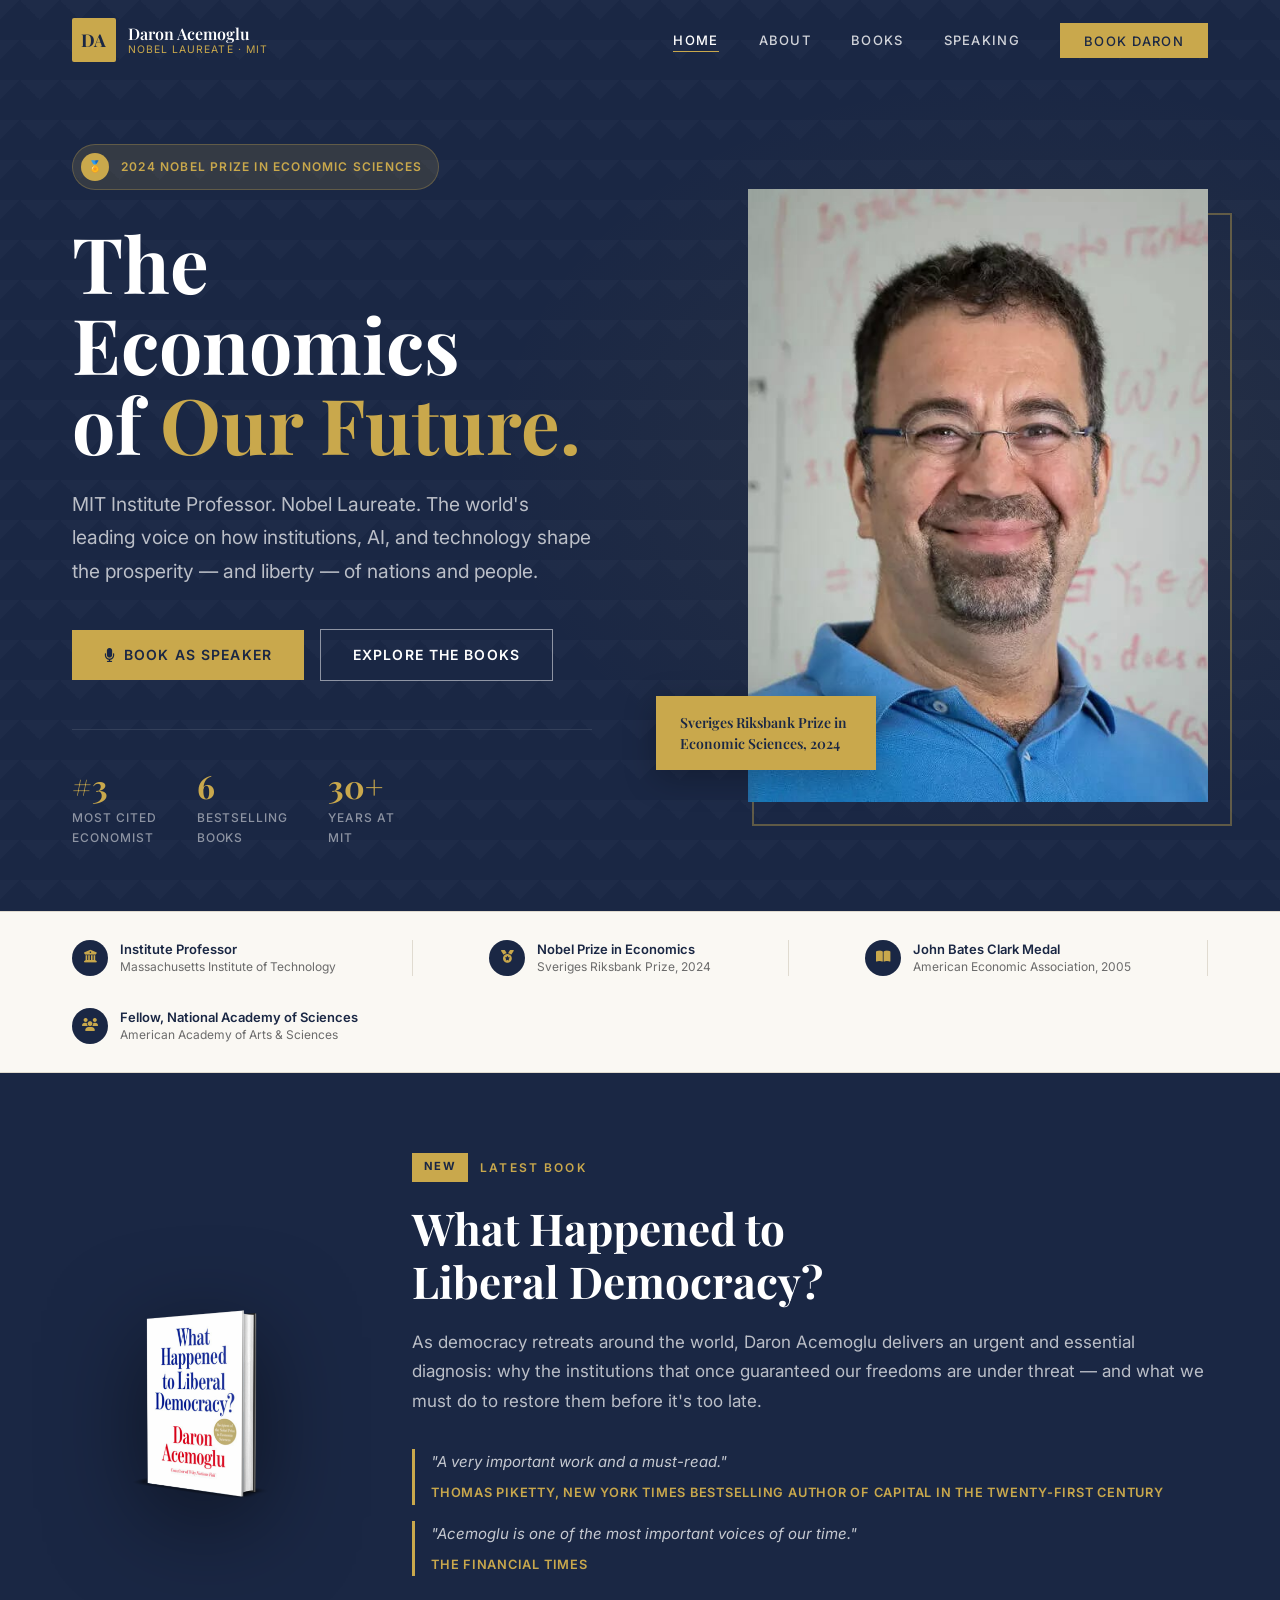
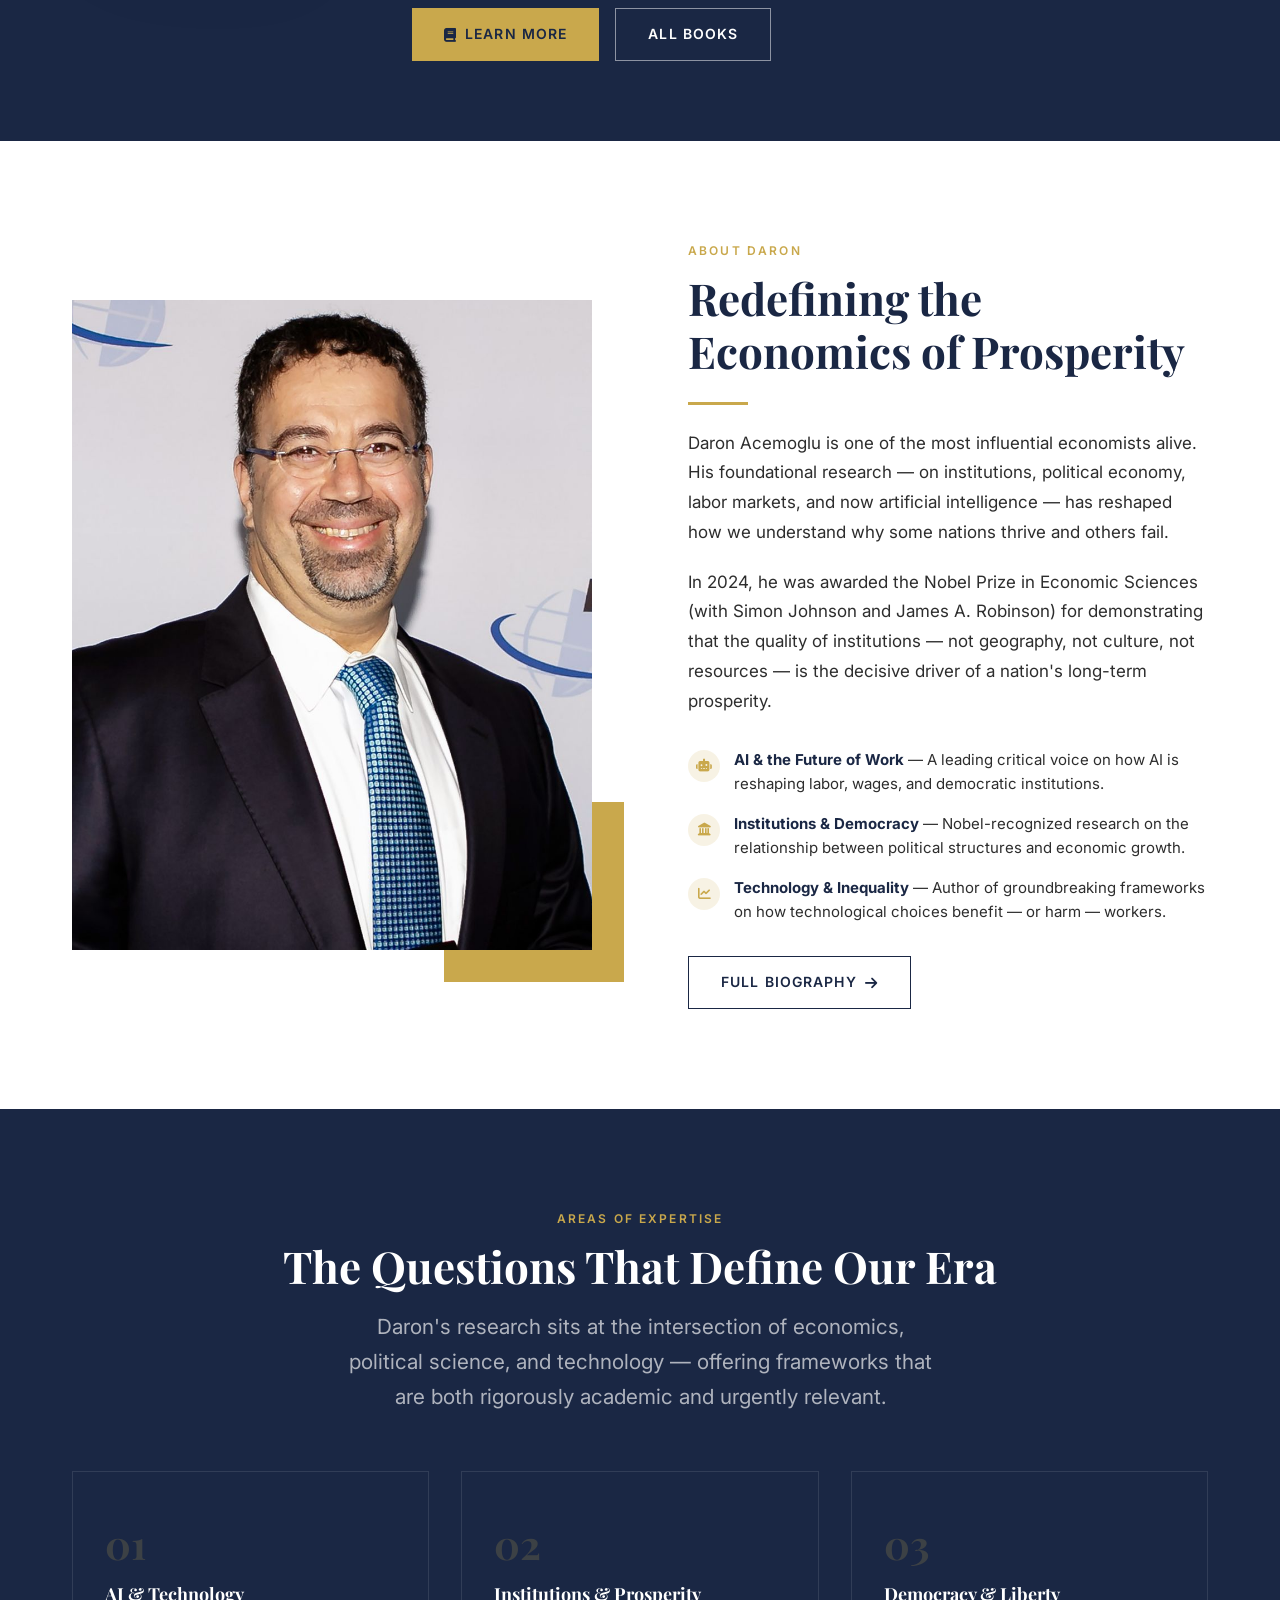
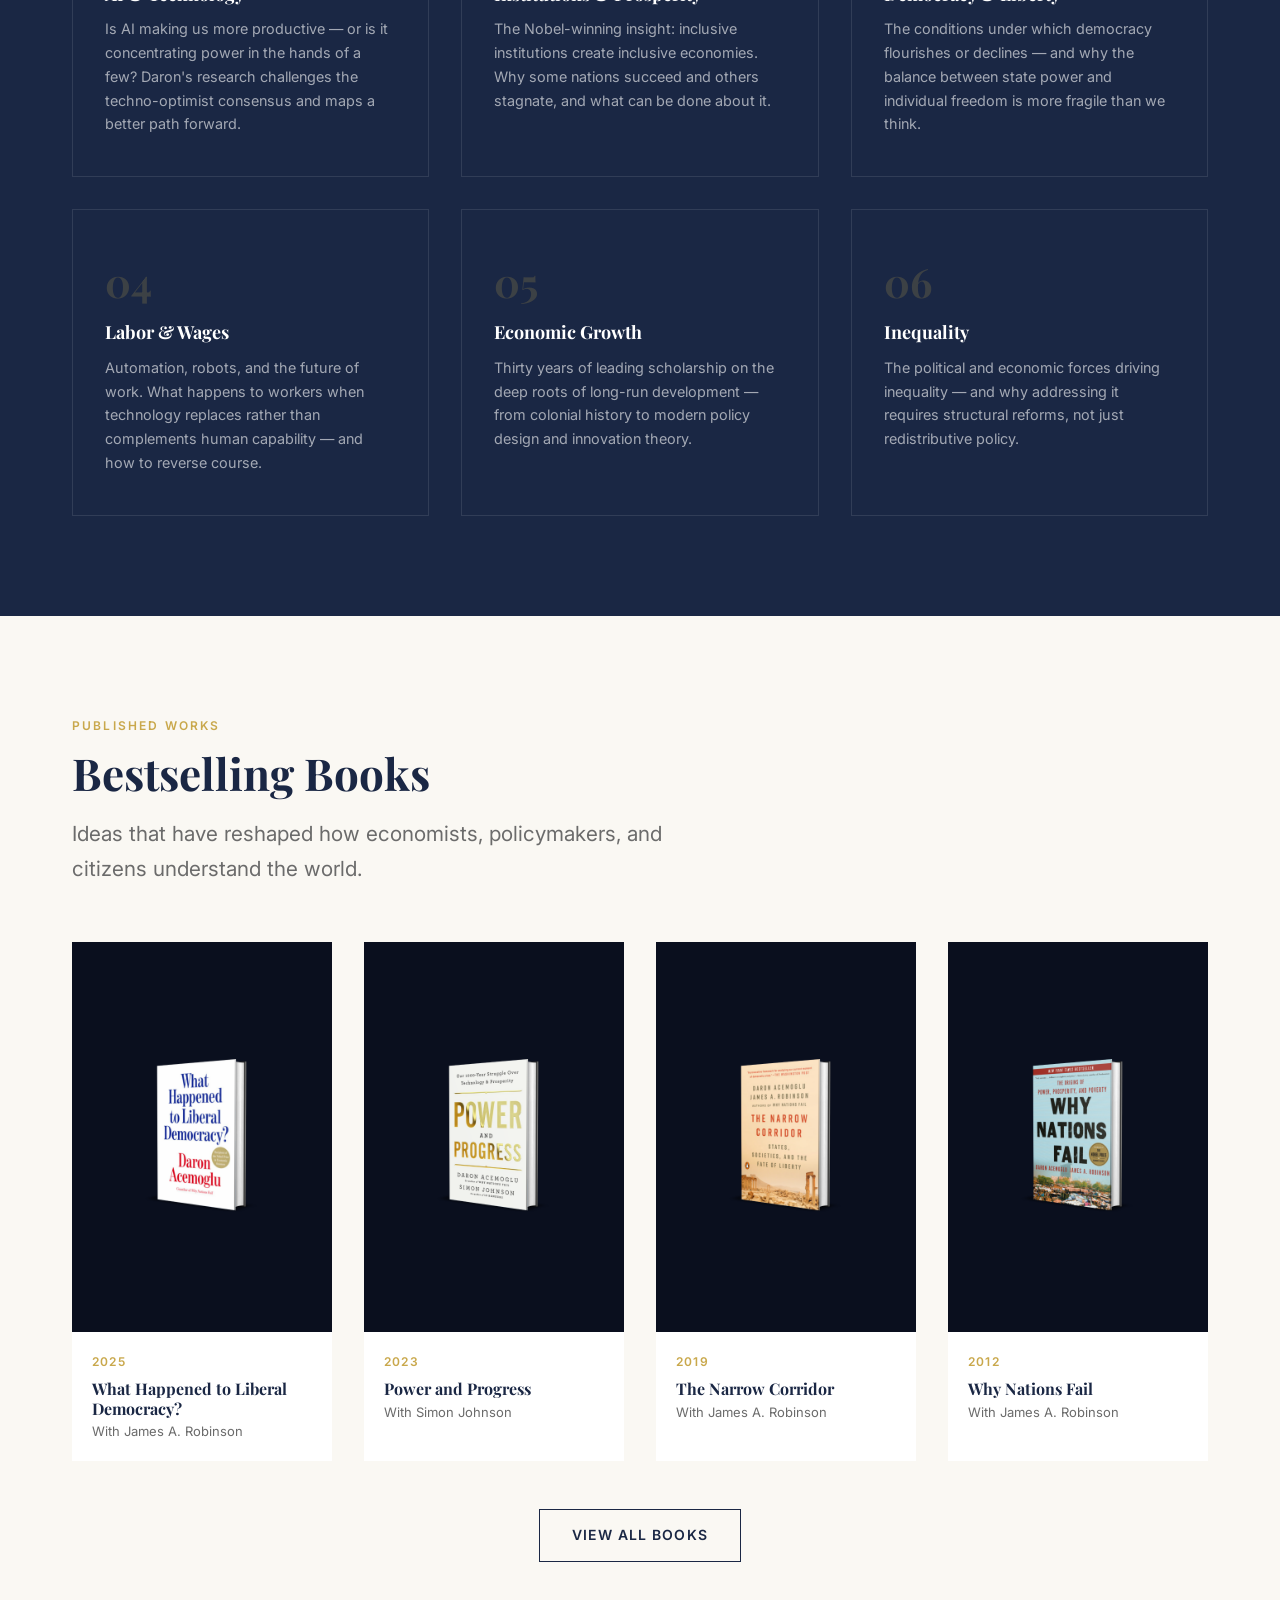
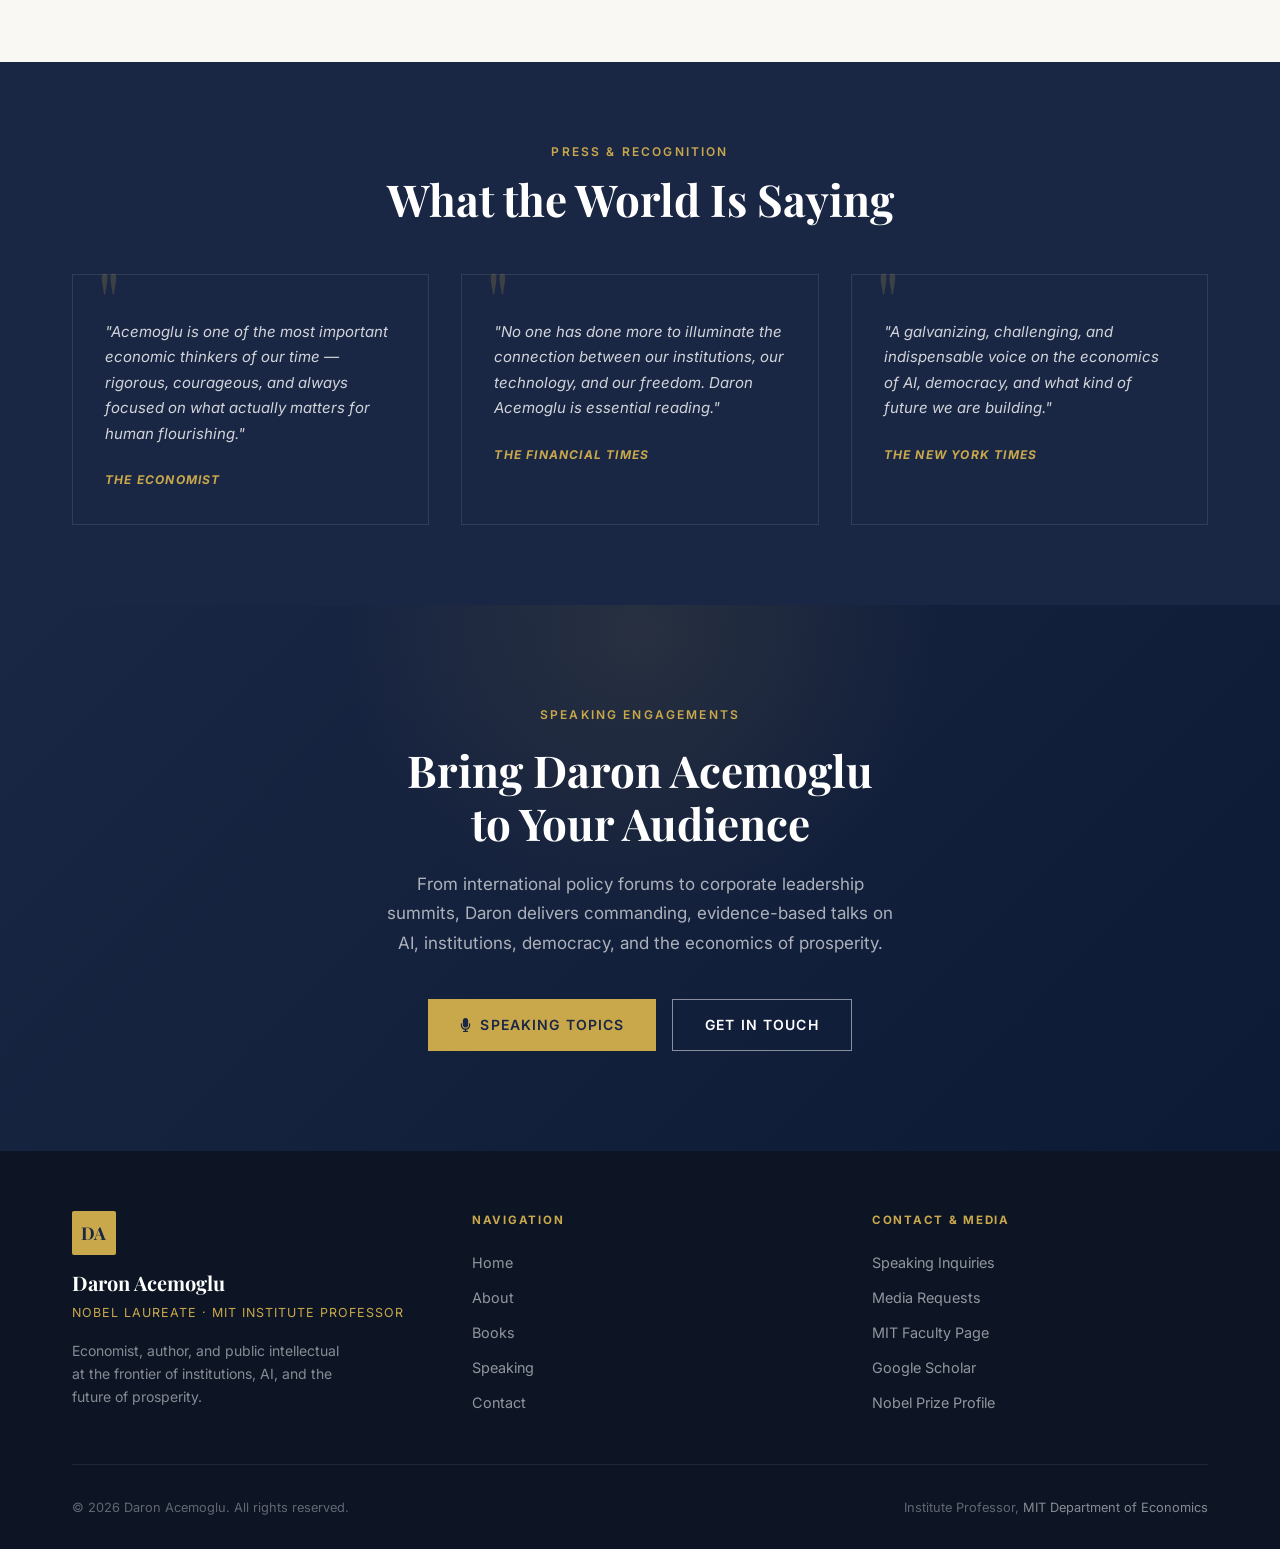
<file: index.html>
<!DOCTYPE html>
<html lang="en">
<head>
  <meta charset="UTF-8">
  <meta name="viewport" content="width=device-width, initial-scale=1.0">
  <title>Daron Acemoglu — Nobel Laureate, MIT Institute Professor &amp; Author</title>
  <meta name="description" content="Daron Acemoglu is a Nobel Prize-winning economist, MIT Institute Professor, and bestselling author. His work explores institutions, democracy, AI, and the future of prosperity.">
  <meta property="og:title" content="Daron Acemoglu — Economist, Nobel Laureate &amp; Author">
  <meta property="og:description" content="Nobel Prize-winning economist. MIT Institute Professor. Bestselling author of Why Nations Fail, Power and Progress, and What Happened to Liberal Democracy?">
  <meta property="og:image" content="images/daron-speaking-1.jpg">
  <link rel="preconnect" href="https://fonts.googleapis.com">
  <link rel="preconnect" href="https://fonts.gstatic.com" crossorigin>
  <link href="https://fonts.googleapis.com/css2?family=Playfair+Display:ital,wght@0,400;0,600;0,700;1,400&family=Inter:wght@300;400;500;600;700&display=swap" rel="stylesheet">
  <link rel="stylesheet" href="https://cdn.jsdelivr.net/npm/@fortawesome/fontawesome-free@6.5.0/css/all.min.css">
  <link rel="stylesheet" href="css/style.css">
  <style>
    /* ── Fade-in sections ──────────────────── */
    .fade-in-section {
      opacity: 0;
      transform: translateY(28px);
      transition: opacity 0.7s ease, transform 0.7s ease;
    }
    .fade-in-section.visible {
      opacity: 1;
      transform: translateY(0);
    }
  </style>
</head>
<body>

  <!-- ══ NAVIGATION ═════════════════════════════════════════ -->
  <nav class="site-nav" aria-label="Main navigation">
    <div class="nav-inner">
      <a href="index.html" class="nav-logo" aria-label="Daron Acemoglu Home">
        <div class="nav-monogram" aria-hidden="true">DA</div>
        <div class="nav-name">
          Daron Acemoglu
          <span>Nobel Laureate · MIT</span>
        </div>
      </a>
      <button class="nav-toggle" aria-label="Toggle menu" aria-expanded="false">
        <span></span><span></span><span></span>
      </button>
      <ul class="nav-links" role="list">
        <li><a href="index.html" class="active">Home</a></li>
        <li><a href="about.html">About</a></li>
        <li><a href="books.html">Books</a></li>
        <li><a href="speaking.html">Speaking</a></li>
        <li><a href="contact.html" class="nav-cta">Book Daron</a></li>
      </ul>
    </div>
  </nav>

  <main>

    <!-- ══ HERO ═══════════════════════════════════════════════ -->
    <section class="hero" aria-labelledby="hero-heading">
      <div class="hero-bg-pattern" aria-hidden="true"></div>
      <div class="container">
        <div class="hero-content">

          <div class="hero-text">
            <div class="hero-badge animate-fade-up">
              <div class="hero-badge-icon" aria-hidden="true">🏅</div>
              <span class="hero-badge-text">2024 Nobel Prize in Economic Sciences</span>
            </div>

            <h1 id="hero-heading" class="animate-fade-up delay-1">
              The Economics<br>of <em>Our Future.</em>
            </h1>

            <p class="hero-lead animate-fade-up delay-2">
              MIT Institute Professor. Nobel Laureate. The world's leading voice on how institutions, AI, and technology shape the prosperity — and liberty — of nations and people.
            </p>

            <div class="hero-actions animate-fade-up delay-3">
              <a href="speaking.html" class="btn btn-primary">
                <i class="fa-solid fa-microphone" aria-hidden="true"></i>
                Book as Speaker
              </a>
              <a href="books.html" class="btn btn-outline-light">Explore the Books</a>
            </div>

            <div class="hero-stats animate-fade-up delay-4" aria-label="Key credentials">
              <div>
                <span class="hero-stat-num">#3</span>
                <div class="hero-stat-label">Most Cited<br>Economist</div>
              </div>
              <div>
                <span class="hero-stat-num">6</span>
                <div class="hero-stat-label">Bestselling<br>Books</div>
              </div>
              <div>
                <span class="hero-stat-num">30+</span>
                <div class="hero-stat-label">Years at<br>MIT</div>
              </div>
            </div>
          </div>

          <div class="hero-image-wrap animate-fade-up delay-2">
            <div class="hero-image-frame">
              <img
                src="images/daron-headshot.jpg"
                alt="Daron Acemoglu, MIT Institute Professor and Nobel Laureate in Economics"
                class="hero-photo"
                width="460"
                height="613"
              >
              <div class="hero-image-accent" aria-label="Nobel recognition">
                <p>Sveriges Riksbank Prize in Economic Sciences, 2024</p>
              </div>
            </div>
          </div>

        </div>
      </div>
    </section>

    <!-- ══ CREDENTIALS BAR ════════════════════════════════════ -->
    <div class="credentials-bar" aria-label="Academic affiliations">
      <div class="container">
        <div class="credentials-inner">

          <div class="credential-item">
            <div class="credential-icon" aria-hidden="true"><i class="fa-solid fa-building-columns"></i></div>
            <div class="credential-text">
              Institute Professor
              <span>Massachusetts Institute of Technology</span>
            </div>
          </div>

          <div class="credential-divider" aria-hidden="true"></div>

          <div class="credential-item">
            <div class="credential-icon" aria-hidden="true"><i class="fa-solid fa-medal"></i></div>
            <div class="credential-text">
              Nobel Prize in Economics
              <span>Sveriges Riksbank Prize, 2024</span>
            </div>
          </div>

          <div class="credential-divider" aria-hidden="true"></div>

          <div class="credential-item">
            <div class="credential-icon" aria-hidden="true"><i class="fa-solid fa-book-open"></i></div>
            <div class="credential-text">
              John Bates Clark Medal
              <span>American Economic Association, 2005</span>
            </div>
          </div>

          <div class="credential-divider" aria-hidden="true"></div>

          <div class="credential-item">
            <div class="credential-icon" aria-hidden="true"><i class="fa-solid fa-users"></i></div>
            <div class="credential-text">
              Fellow, National Academy of Sciences
              <span>American Academy of Arts &amp; Sciences</span>
            </div>
          </div>

        </div>
      </div>
    </div>

    <!-- ══ FEATURED BOOK ══════════════════════════════════════ -->
    <section class="featured-book" aria-labelledby="featured-book-heading">
      <div class="container">
        <div class="featured-book-inner">

          <div>
            <img
              src="images/book-liberal-democracy.png"
              alt="What Happened to Liberal Democracy? — book cover"
              class="featured-book-cover"
              width="260"
              height="390"
            >
          </div>

          <div class="featured-book-content">
            <div class="featured-book-eyebrow">
              <div class="featured-book-badge" aria-label="New release">New</div>
              <span class="eyebrow">Latest Book</span>
            </div>

            <h2 id="featured-book-heading">What Happened to<br>Liberal Democracy?</h2>

            <p>
              As democracy retreats around the world, Daron Acemoglu delivers an urgent and essential diagnosis: why the institutions that once guaranteed our freedoms are under threat — and what we must do to restore them before it's too late.
            </p>

            <div class="book-praise">
              <div class="book-praise-item">
                <p>"A very important work and a must-read."</p>
                <cite>Thomas Piketty, New York Times bestselling author of Capital in the Twenty-First Century</cite>
              </div>
              <div class="book-praise-item">
                <p>"Acemoglu is one of the most important voices of our time."</p>
                <cite>The Financial Times</cite>
              </div>
            </div>

            <div style="display:flex; gap:1rem; flex-wrap:wrap;">
              <a href="books.html" class="btn btn-primary">
                <i class="fa-solid fa-book" aria-hidden="true"></i>
                Learn More
              </a>
              <a href="books.html" class="btn btn-outline-light">All Books</a>
            </div>
          </div>

        </div>
      </div>
    </section>

    <!-- ══ ABOUT TEASER ═══════════════════════════════════════ -->
    <section class="about-teaser section-padding fade-in-section" aria-labelledby="about-teaser-heading">
      <div class="container">
        <div class="about-teaser-inner">

          <div class="about-image-wrap">
            <img
              src="images/daron-portrait2.jpg"
              alt="Daron Acemoglu at the 2024 Nobel Prize announcement"
              class="about-photo"
              width="480"
              height="600"
            >
            <div class="about-gold-accent" aria-hidden="true"></div>
          </div>

          <div class="about-text">
            <span class="eyebrow">About Daron</span>
            <h2 id="about-teaser-heading">
              Redefining the Economics of Prosperity
            </h2>
            <div class="divider" aria-hidden="true"></div>
            <p>
              Daron Acemoglu is one of the most influential economists alive. His foundational research — on institutions, political economy, labor markets, and now artificial intelligence — has reshaped how we understand why some nations thrive and others fail.
            </p>
            <p>
              In 2024, he was awarded the Nobel Prize in Economic Sciences (with Simon Johnson and James A. Robinson) for demonstrating that the quality of institutions — not geography, not culture, not resources — is the decisive driver of a nation's long-term prosperity.
            </p>

            <div class="about-highlights">
              <div class="about-highlight">
                <div class="about-highlight-icon" aria-hidden="true"><i class="fa-solid fa-robot"></i></div>
                <div class="about-highlight-text">
                  <strong>AI &amp; the Future of Work</strong> — A leading critical voice on how AI is reshaping labor, wages, and democratic institutions.
                </div>
              </div>
              <div class="about-highlight">
                <div class="about-highlight-icon" aria-hidden="true"><i class="fa-solid fa-landmark"></i></div>
                <div class="about-highlight-text">
                  <strong>Institutions &amp; Democracy</strong> — Nobel-recognized research on the relationship between political structures and economic growth.
                </div>
              </div>
              <div class="about-highlight">
                <div class="about-highlight-icon" aria-hidden="true"><i class="fa-solid fa-chart-line"></i></div>
                <div class="about-highlight-text">
                  <strong>Technology &amp; Inequality</strong> — Author of groundbreaking frameworks on how technological choices benefit — or harm — workers.
                </div>
              </div>
            </div>

            <a href="about.html" class="btn btn-outline">
              Full Biography <i class="fa-solid fa-arrow-right" aria-hidden="true"></i>
            </a>
          </div>

        </div>
      </div>
    </section>

    <!-- ══ TOPICS / EXPERTISE ═════════════════════════════════ -->
    <section class="topics-section section-padding fade-in-section" aria-labelledby="topics-heading">
      <div class="container">
        <div class="section-header center">
          <span class="eyebrow">Areas of Expertise</span>
          <h2 id="topics-heading" style="color: var(--color-warm-white);">The Questions That Define Our Era</h2>
          <p class="lead" style="color: rgba(255,255,255,0.65);">
            Daron's research sits at the intersection of economics, political science, and technology — offering frameworks that are both rigorously academic and urgently relevant.
          </p>
        </div>

        <div class="topics-grid">
          <article class="topic-card">
            <span class="topic-num" aria-hidden="true">01</span>
            <h3>AI &amp; Technology</h3>
            <p>Is AI making us more productive — or is it concentrating power in the hands of a few? Daron's research challenges the techno-optimist consensus and maps a better path forward.</p>
          </article>

          <article class="topic-card">
            <span class="topic-num" aria-hidden="true">02</span>
            <h3>Institutions &amp; Prosperity</h3>
            <p>The Nobel-winning insight: inclusive institutions create inclusive economies. Why some nations succeed and others stagnate, and what can be done about it.</p>
          </article>

          <article class="topic-card">
            <span class="topic-num" aria-hidden="true">03</span>
            <h3>Democracy &amp; Liberty</h3>
            <p>The conditions under which democracy flourishes or declines — and why the balance between state power and individual freedom is more fragile than we think.</p>
          </article>

          <article class="topic-card">
            <span class="topic-num" aria-hidden="true">04</span>
            <h3>Labor &amp; Wages</h3>
            <p>Automation, robots, and the future of work. What happens to workers when technology replaces rather than complements human capability — and how to reverse course.</p>
          </article>

          <article class="topic-card">
            <span class="topic-num" aria-hidden="true">05</span>
            <h3>Economic Growth</h3>
            <p>Thirty years of leading scholarship on the deep roots of long-run development — from colonial history to modern policy design and innovation theory.</p>
          </article>

          <article class="topic-card">
            <span class="topic-num" aria-hidden="true">06</span>
            <h3>Inequality</h3>
            <p>The political and economic forces driving inequality — and why addressing it requires structural reforms, not just redistributive policy.</p>
          </article>
        </div>
      </div>
    </section>

    <!-- ══ BOOKS STRIP ════════════════════════════════════════ -->
    <section class="books-section section-padding fade-in-section" aria-labelledby="books-strip-heading">
      <div class="container">
        <div class="section-header">
          <span class="eyebrow">Published Works</span>
          <h2 id="books-strip-heading">Bestselling Books</h2>
          <p class="lead">Ideas that have reshaped how economists, policymakers, and citizens understand the world.</p>
        </div>

        <div class="books-grid">
          <a href="books.html#liberal-democracy" class="book-card" aria-label="What Happened to Liberal Democracy?">
            <img
              src="images/book-liberal-democracy.png"
              alt="What Happened to Liberal Democracy? book cover"
              class="book-card-cover"
            >
            <div class="book-card-body">
              <div class="book-card-year">2025</div>
              <h3>What Happened to Liberal Democracy?</h3>
              <p>With James A. Robinson</p>
            </div>
          </a>

          <a href="books.html#power-progress" class="book-card" aria-label="Power and Progress">
            <img
              src="images/book-power-progress.png"
              alt="Power and Progress book cover"
              class="book-card-cover"
            >
            <div class="book-card-body">
              <div class="book-card-year">2023</div>
              <h3>Power and Progress</h3>
              <p>With Simon Johnson</p>
            </div>
          </a>

          <a href="books.html#narrow-corridor" class="book-card" aria-label="The Narrow Corridor">
            <img
              src="images/book-narrow-corridor.png"
              alt="The Narrow Corridor book cover"
              class="book-card-cover"
            >
            <div class="book-card-body">
              <div class="book-card-year">2019</div>
              <h3>The Narrow Corridor</h3>
              <p>With James A. Robinson</p>
            </div>
          </a>

          <a href="books.html#why-nations-fail" class="book-card" aria-label="Why Nations Fail">
            <img
              src="images/book-why-nations-fail.png"
              alt="Why Nations Fail book cover"
              class="book-card-cover"
            >
            <div class="book-card-body">
              <div class="book-card-year">2012</div>
              <h3>Why Nations Fail</h3>
              <p>With James A. Robinson</p>
            </div>
          </a>
        </div>

        <div style="text-align:center; margin-top: 3rem;">
          <a href="books.html" class="btn btn-outline">View All Books</a>
        </div>
      </div>
    </section>

    <!-- ══ PRESS QUOTES ═══════════════════════════════════════ -->
    <section class="press-quotes fade-in-section" aria-labelledby="press-heading">
      <div class="container">
        <div class="section-header center" style="margin-bottom:3rem;">
          <span class="eyebrow">Press &amp; Recognition</span>
          <h2 id="press-heading" style="color: var(--color-warm-white);">What the World Is Saying</h2>
        </div>

        <div class="quotes-grid">
          <blockquote class="quote-card">
            <p>"Acemoglu is one of the most important economic thinkers of our time — rigorous, courageous, and always focused on what actually matters for human flourishing."</p>
            <cite class="quote-source">The Economist</cite>
          </blockquote>

          <blockquote class="quote-card">
            <p>"No one has done more to illuminate the connection between our institutions, our technology, and our freedom. Daron Acemoglu is essential reading."</p>
            <cite class="quote-source">The Financial Times</cite>
          </blockquote>

          <blockquote class="quote-card">
            <p>"A galvanizing, challenging, and indispensable voice on the economics of AI, democracy, and what kind of future we are building."</p>
            <cite class="quote-source">The New York Times</cite>
          </blockquote>
        </div>
      </div>
    </section>

    <!-- ══ CTA BANNER ═════════════════════════════════════════ -->
    <section class="cta-banner fade-in-section" aria-labelledby="cta-heading">
      <div class="container" style="position:relative; z-index:1;">
        <span class="eyebrow">Speaking Engagements</span>
        <h2 id="cta-heading">Bring Daron Acemoglu<br>to Your Audience</h2>
        <p>
          From international policy forums to corporate leadership summits, Daron delivers commanding, evidence-based talks on AI, institutions, democracy, and the economics of prosperity.
        </p>
        <div class="cta-actions">
          <a href="speaking.html" class="btn btn-primary">
            <i class="fa-solid fa-microphone" aria-hidden="true"></i>
            Speaking Topics
          </a>
          <a href="contact.html" class="btn btn-outline-light">Get in Touch</a>
        </div>
      </div>
    </section>

  </main>

  <!-- ══ FOOTER ═════════════════════════════════════════════ -->
  <footer class="site-footer" role="contentinfo">
    <div class="container">
      <div class="footer-top">

        <div class="footer-brand">
          <div class="nav-monogram" style="background:var(--color-gold); color:var(--color-navy); width:44px; height:44px; font-family:var(--font-serif); font-size:1.1rem; font-weight:700; display:flex; align-items:center; justify-content:center; border-radius:2px;" aria-hidden="true">DA</div>
          <div class="footer-brand-name">Daron Acemoglu</div>
          <div class="footer-brand-title">Nobel Laureate · MIT Institute Professor</div>
          <p class="footer-brand-bio">
            Economist, author, and public intellectual at the frontier of institutions, AI, and the future of prosperity.
          </p>
        </div>

        <nav aria-label="Footer navigation">
          <div class="footer-heading">Navigation</div>
          <ul class="footer-links">
            <li><a href="index.html">Home</a></li>
            <li><a href="about.html">About</a></li>
            <li><a href="books.html">Books</a></li>
            <li><a href="speaking.html">Speaking</a></li>
            <li><a href="contact.html">Contact</a></li>
          </ul>
        </nav>

        <div>
          <div class="footer-heading">Contact &amp; Media</div>
          <ul class="footer-links">
            <li><a href="contact.html">Speaking Inquiries</a></li>
            <li><a href="contact.html">Media Requests</a></li>
            <li><a href="https://economics.mit.edu/people/faculty/daron-acemoglu" target="_blank" rel="noopener">MIT Faculty Page</a></li>
            <li><a href="https://scholar.google.com/citations?user=l9Or8EMAAAAJ" target="_blank" rel="noopener">Google Scholar</a></li>
            <li><a href="https://www.nobelprize.org/prizes/economic-sciences/2024/acemoglu/facts/" target="_blank" rel="noopener">Nobel Prize Profile</a></li>
          </ul>
        </div>

      </div>

      <div class="footer-bottom">
        <p class="footer-legal">&copy; <span id="year"></span> Daron Acemoglu. All rights reserved.</p>
        <p class="footer-affiliation">
          Institute Professor, <a href="https://economics.mit.edu/" target="_blank" rel="noopener">MIT Department of Economics</a>
        </p>
      </div>
    </div>
  </footer>

  <script src="js/main.js"></script>
  <script>document.getElementById('year').textContent = new Date().getFullYear();</script>
</body>
</html>
</file>
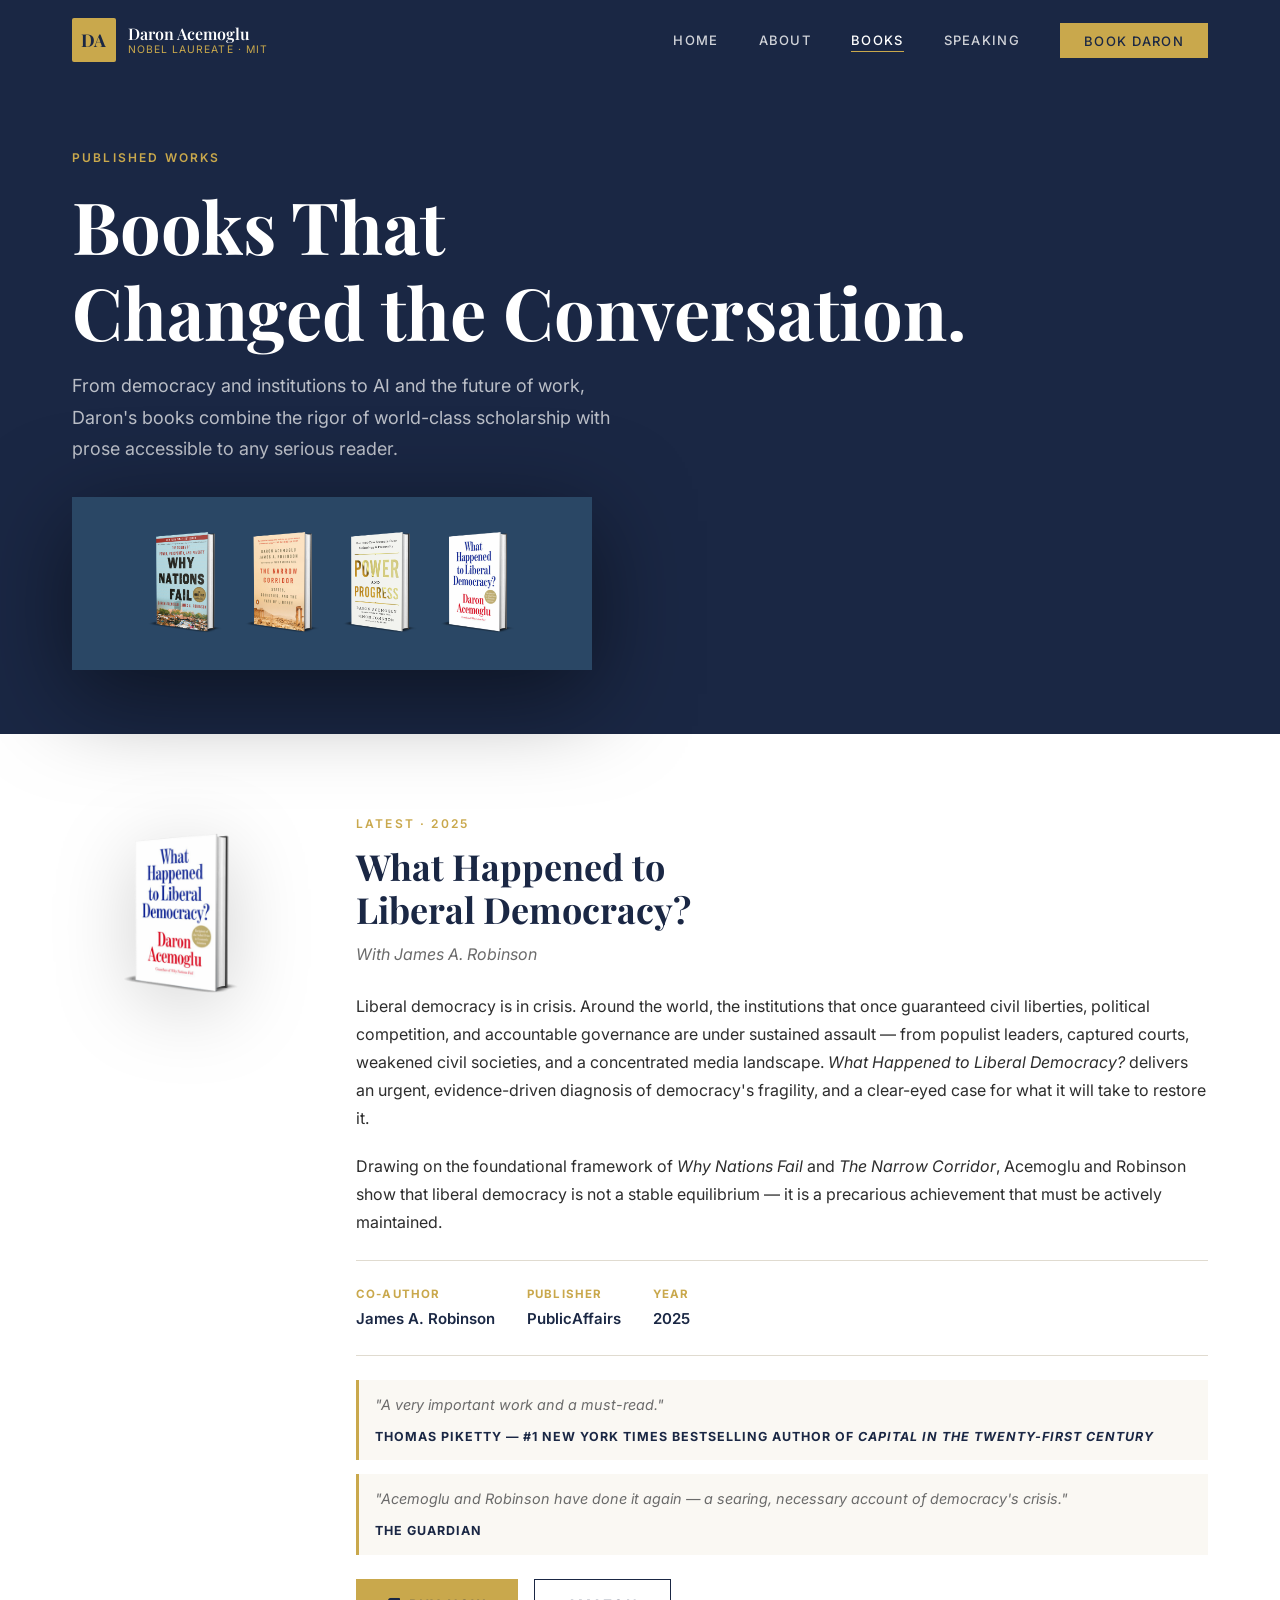
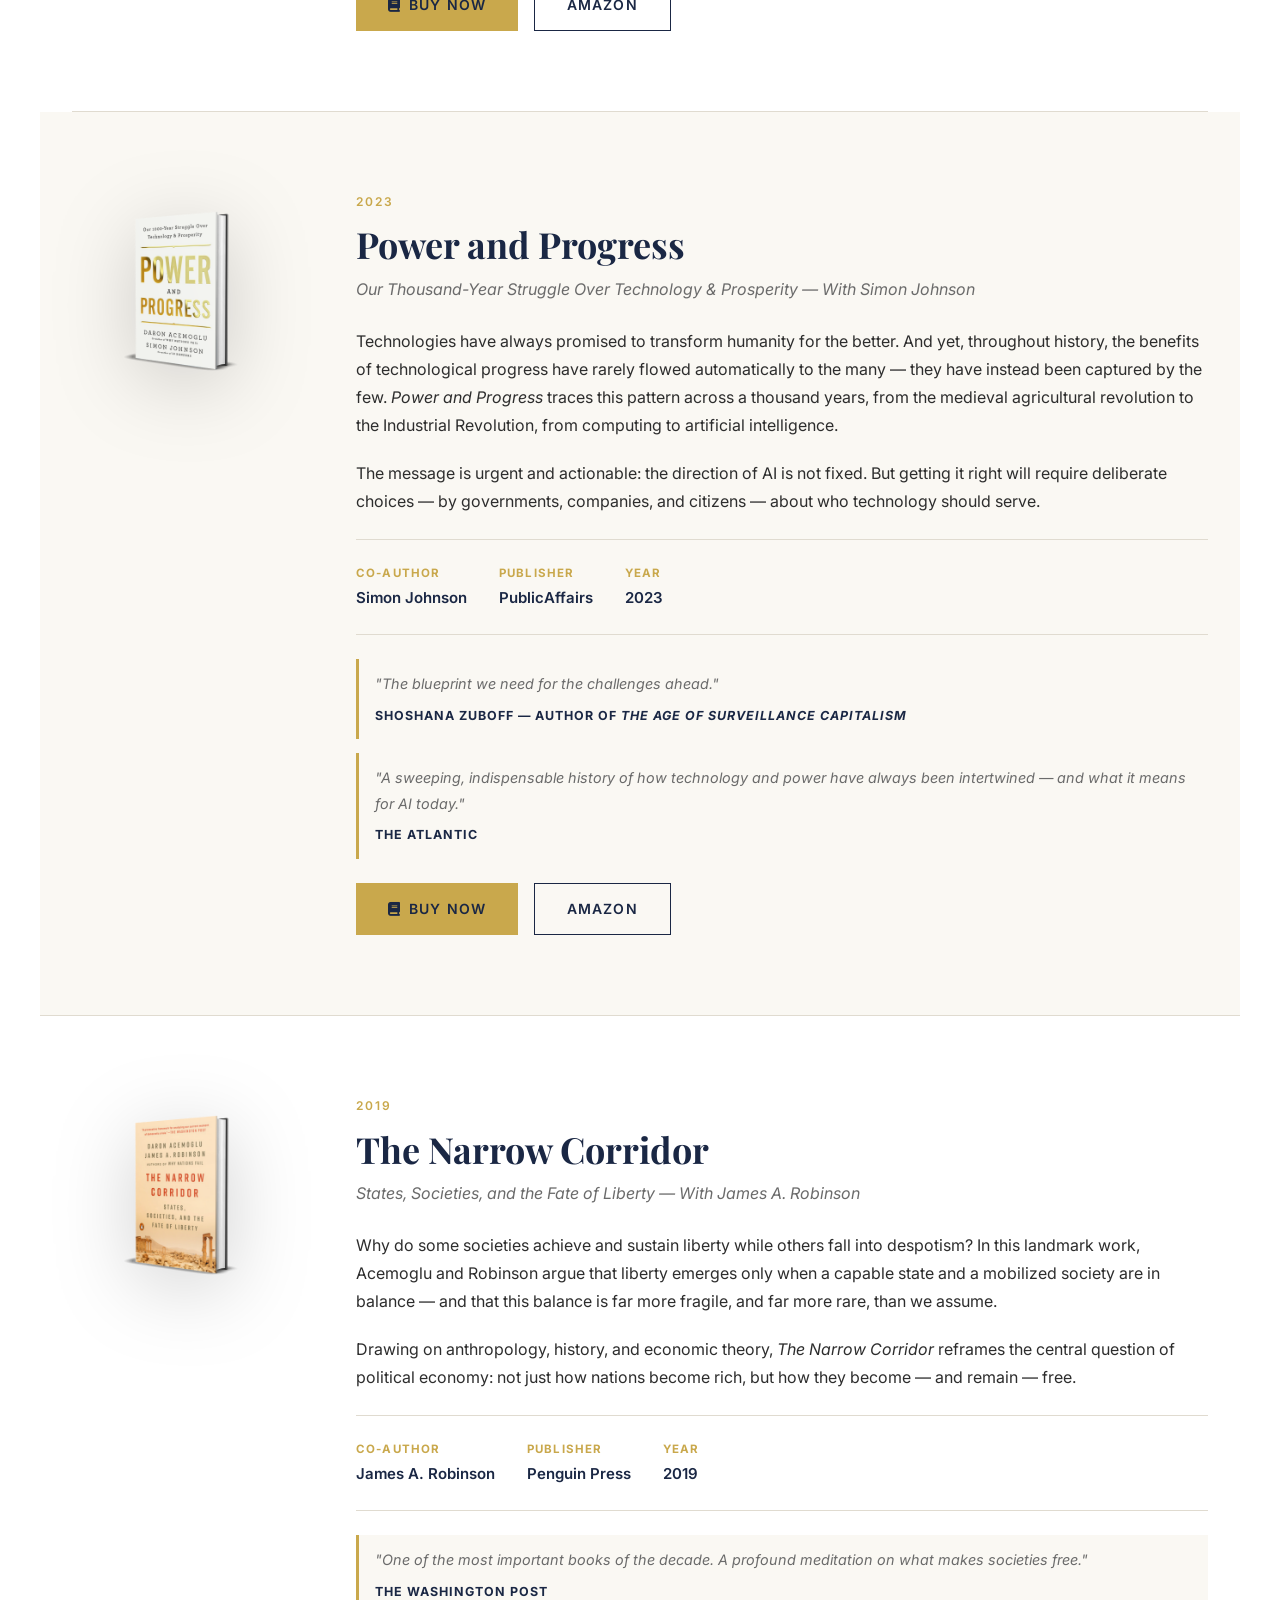
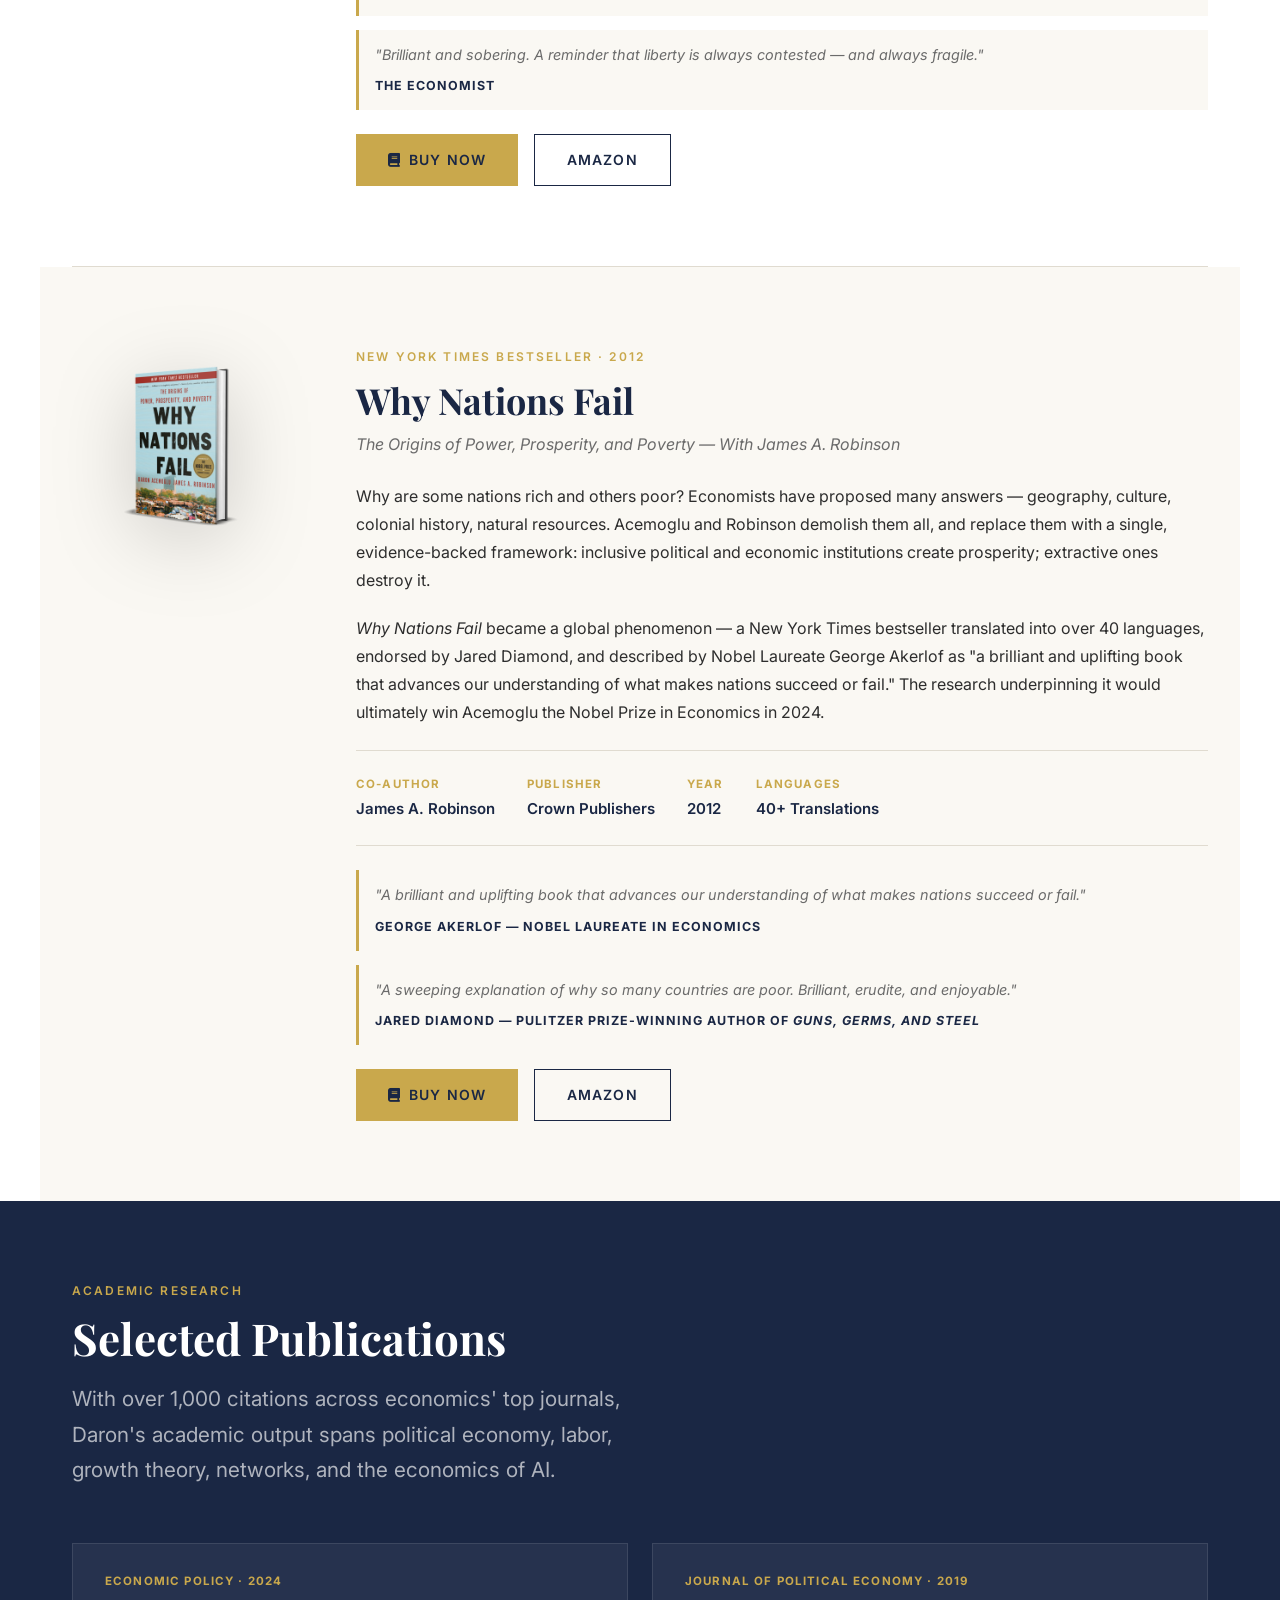
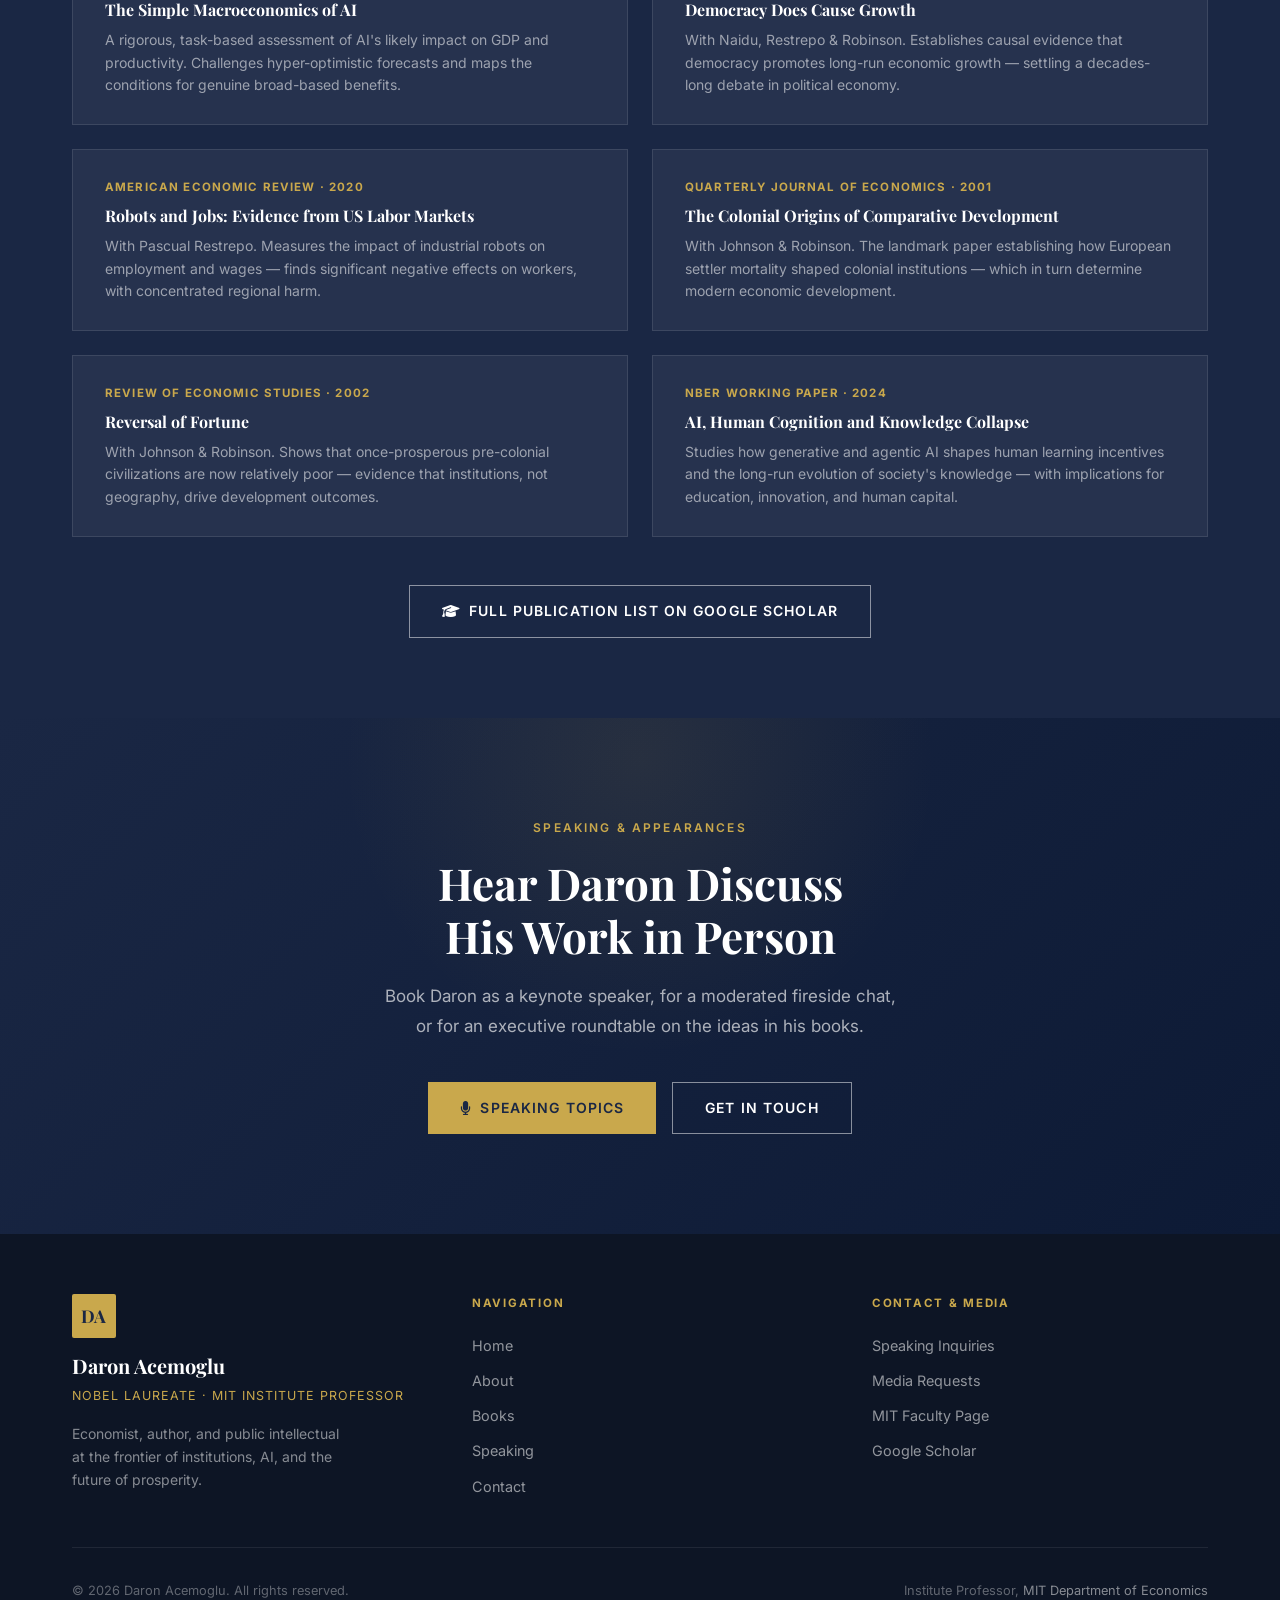
<file: books.html>
<!DOCTYPE html>
<html lang="en">
<head>
  <meta charset="UTF-8">
  <meta name="viewport" content="width=device-width, initial-scale=1.0">
  <title>Books — Daron Acemoglu</title>
  <meta name="description" content="Browse Daron Acemoglu's bestselling books: Why Nations Fail, The Narrow Corridor, Power and Progress, and What Happened to Liberal Democracy?">
  <link rel="preconnect" href="https://fonts.googleapis.com">
  <link rel="preconnect" href="https://fonts.gstatic.com" crossorigin>
  <link href="https://fonts.googleapis.com/css2?family=Playfair+Display:ital,wght@0,400;0,600;0,700;1,400&family=Inter:wght@300;400;500;600;700&display=swap" rel="stylesheet">
  <link rel="stylesheet" href="https://cdn.jsdelivr.net/npm/@fortawesome/fontawesome-free@6.5.0/css/all.min.css">
  <link rel="stylesheet" href="css/style.css">
  <style>
    .fade-in-section {
      opacity: 0;
      transform: translateY(28px);
      transition: opacity 0.7s ease, transform 0.7s ease;
    }
    .fade-in-section.visible {
      opacity: 1;
      transform: translateY(0);
    }

    /* ── Books page extras ─────────────────── */
    .books-list-section {
      background: var(--color-warm-white);
    }

    /* Alternating book rows */
    .book-detail-item:nth-child(even) {
      background: var(--color-cream);
      margin-left: -2rem;
      margin-right: -2rem;
      padding-left: 2rem;
      padding-right: 2rem;
    }

    .book-detail-item:nth-child(even).reverse {
      direction: rtl;
    }

    .book-detail-item:nth-child(even).reverse > * {
      direction: ltr;
    }

    /* Research publications section */
    .research-section {
      background: var(--color-navy);
      padding: 80px 0;
    }

    .research-papers {
      display: grid;
      grid-template-columns: repeat(2, 1fr);
      gap: 1.5rem;
      margin-top: 3rem;
    }

    .research-paper {
      background: rgba(255,255,255,0.05);
      border: 1px solid rgba(255,255,255,0.1);
      padding: 1.75rem 2rem;
      transition: var(--transition);
    }

    .research-paper:hover {
      border-color: rgba(201,168,76,0.5);
      background: rgba(201,168,76,0.05);
    }

    .research-paper-journal {
      font-size: 0.72rem;
      font-weight: 700;
      letter-spacing: 0.1em;
      text-transform: uppercase;
      color: var(--color-gold);
      margin-bottom: 0.5rem;
    }

    .research-paper h3 {
      font-family: var(--font-serif);
      font-size: 1rem;
      color: var(--color-warm-white);
      margin-bottom: 0.5rem;
      line-height: 1.4;
    }

    .research-paper p {
      font-size: 0.875rem;
      color: rgba(255,255,255,0.55);
      line-height: 1.6;
    }

    .research-paper-year {
      font-size: 0.78rem;
      color: rgba(255,255,255,0.35);
      margin-top: 0.75rem;
    }

    @media (max-width: 768px) {
      .research-papers { grid-template-columns: 1fr; }
    }
  </style>
</head>
<body>

  <!-- ══ NAVIGATION ═════════════════════════════════════════ -->
  <nav class="site-nav scrolled" aria-label="Main navigation">
    <div class="nav-inner">
      <a href="index.html" class="nav-logo" aria-label="Daron Acemoglu Home">
        <div class="nav-monogram" aria-hidden="true">DA</div>
        <div class="nav-name">
          Daron Acemoglu
          <span>Nobel Laureate · MIT</span>
        </div>
      </a>
      <button class="nav-toggle" aria-label="Toggle menu" aria-expanded="false">
        <span></span><span></span><span></span>
      </button>
      <ul class="nav-links" role="list">
        <li><a href="index.html">Home</a></li>
        <li><a href="about.html">About</a></li>
        <li><a href="books.html" class="active">Books</a></li>
        <li><a href="speaking.html">Speaking</a></li>
        <li><a href="contact.html" class="nav-cta">Book Daron</a></li>
      </ul>
    </div>
  </nav>

  <main>

    <!-- ══ HERO ═══════════════════════════════════════════════ -->
    <section class="books-page-hero" aria-labelledby="books-hero-heading">
      <div class="container">
        <span class="eyebrow animate-fade-up">Published Works</span>
        <h1 id="books-hero-heading" class="animate-fade-up delay-1" style="color: var(--color-warm-white); margin: 0.75rem 0 1rem;">Books That<br>Changed the Conversation.</h1>
        <p class="animate-fade-up delay-2" style="color: rgba(255,255,255,0.7); font-size: 1.125rem; max-width: 580px; line-height: 1.75;">
          From democracy and institutions to AI and the future of work, Daron's books combine the rigor of world-class scholarship with prose accessible to any serious reader.
        </p>
        <div class="animate-fade-up delay-3" style="margin-top: 2rem;">
          <img
            src="images/books-all.png"
            alt="Daron Acemoglu's four major books"
            style="max-width: 520px; width: 100%; filter: drop-shadow(0 24px 48px rgba(0,0,0,0.5));"
            width="520"
            height="260"
          >
        </div>
      </div>
    </section>

    <!-- ══ BOOKS DETAIL LIST ════════════════════════════════ -->
    <section class="books-list-section" aria-label="Book details">
      <div class="container">
        <div class="books-detail-list">

          <!-- Book 1: What Happened to Liberal Democracy -->
          <article id="liberal-democracy" class="book-detail-item fade-in-section">
            <div class="book-detail-cover">
              <img
                src="images/book-liberal-democracy.png"
                alt="What Happened to Liberal Democracy? book cover"
                width="220"
                height="330"
              >
            </div>
            <div class="book-detail-content">
              <span class="eyebrow">Latest · 2025</span>
              <h2>What Happened to<br>Liberal Democracy?</h2>
              <p class="book-subtitle">With James A. Robinson</p>

              <p>
                Liberal democracy is in crisis. Around the world, the institutions that once guaranteed civil liberties, political competition, and accountable governance are under sustained assault — from populist leaders, captured courts, weakened civil societies, and a concentrated media landscape. <em>What Happened to Liberal Democracy?</em> delivers an urgent, evidence-driven diagnosis of democracy's fragility, and a clear-eyed case for what it will take to restore it.
              </p>

              <p>
                Drawing on the foundational framework of <em>Why Nations Fail</em> and <em>The Narrow Corridor</em>, Acemoglu and Robinson show that liberal democracy is not a stable equilibrium — it is a precarious achievement that must be actively maintained.
              </p>

              <div class="book-detail-meta">
                <div class="book-meta-item">
                  <span class="book-meta-label">Co-Author</span>
                  <span class="book-meta-value">James A. Robinson</span>
                </div>
                <div class="book-meta-item">
                  <span class="book-meta-label">Publisher</span>
                  <span class="book-meta-value">PublicAffairs</span>
                </div>
                <div class="book-meta-item">
                  <span class="book-meta-label">Year</span>
                  <span class="book-meta-value">2025</span>
                </div>
              </div>

              <div class="book-praise-list">
                <div class="book-praise-quote">
                  <p>"A very important work and a must-read."</p>
                  <cite>Thomas Piketty — #1 New York Times bestselling author of <em>Capital in the Twenty-First Century</em></cite>
                </div>
                <div class="book-praise-quote">
                  <p>"Acemoglu and Robinson have done it again — a searing, necessary account of democracy's crisis."</p>
                  <cite>The Guardian</cite>
                </div>
              </div>

              <div class="book-links">
                <a href="https://www.publicaffairsbooks.com/" target="_blank" rel="noopener" class="btn btn-primary">
                  <i class="fa-solid fa-book" aria-hidden="true"></i>
                  Buy Now
                </a>
                <a href="https://www.amazon.com/" target="_blank" rel="noopener" class="btn btn-outline">Amazon</a>
              </div>
            </div>
          </article>

          <!-- Book 2: Power and Progress -->
          <article id="power-progress" class="book-detail-item reverse fade-in-section">
            <div class="book-detail-cover">
              <img
                src="images/book-power-progress.png"
                alt="Power and Progress book cover"
                width="220"
                height="330"
              >
            </div>
            <div class="book-detail-content">
              <span class="eyebrow">2023</span>
              <h2>Power and Progress</h2>
              <p class="book-subtitle">Our Thousand-Year Struggle Over Technology &amp; Prosperity — With Simon Johnson</p>

              <p>
                Technologies have always promised to transform humanity for the better. And yet, throughout history, the benefits of technological progress have rarely flowed automatically to the many — they have instead been captured by the few. <em>Power and Progress</em> traces this pattern across a thousand years, from the medieval agricultural revolution to the Industrial Revolution, from computing to artificial intelligence.
              </p>

              <p>
                The message is urgent and actionable: the direction of AI is not fixed. But getting it right will require deliberate choices — by governments, companies, and citizens — about who technology should serve.
              </p>

              <div class="book-detail-meta">
                <div class="book-meta-item">
                  <span class="book-meta-label">Co-Author</span>
                  <span class="book-meta-value">Simon Johnson</span>
                </div>
                <div class="book-meta-item">
                  <span class="book-meta-label">Publisher</span>
                  <span class="book-meta-value">PublicAffairs</span>
                </div>
                <div class="book-meta-item">
                  <span class="book-meta-label">Year</span>
                  <span class="book-meta-value">2023</span>
                </div>
              </div>

              <div class="book-praise-list">
                <div class="book-praise-quote">
                  <p>"The blueprint we need for the challenges ahead."</p>
                  <cite>Shoshana Zuboff — Author of <em>The Age of Surveillance Capitalism</em></cite>
                </div>
                <div class="book-praise-quote">
                  <p>"A sweeping, indispensable history of how technology and power have always been intertwined — and what it means for AI today."</p>
                  <cite>The Atlantic</cite>
                </div>
              </div>

              <div class="book-links">
                <a href="https://www.publicaffairsbooks.com/titles/daron-acemoglu/power-and-progress/9781541702547/" target="_blank" rel="noopener" class="btn btn-primary">
                  <i class="fa-solid fa-book" aria-hidden="true"></i>
                  Buy Now
                </a>
                <a href="https://www.amazon.com/Power-Progress-Thousand-Year-Technology-Prosperity/dp/1541702530" target="_blank" rel="noopener" class="btn btn-outline">Amazon</a>
              </div>
            </div>
          </article>

          <!-- Book 3: The Narrow Corridor -->
          <article id="narrow-corridor" class="book-detail-item fade-in-section">
            <div class="book-detail-cover">
              <img
                src="images/book-narrow-corridor.png"
                alt="The Narrow Corridor book cover"
                width="220"
                height="330"
              >
            </div>
            <div class="book-detail-content">
              <span class="eyebrow">2019</span>
              <h2>The Narrow Corridor</h2>
              <p class="book-subtitle">States, Societies, and the Fate of Liberty — With James A. Robinson</p>

              <p>
                Why do some societies achieve and sustain liberty while others fall into despotism? In this landmark work, Acemoglu and Robinson argue that liberty emerges only when a capable state and a mobilized society are in balance — and that this balance is far more fragile, and far more rare, than we assume.
              </p>

              <p>
                Drawing on anthropology, history, and economic theory, <em>The Narrow Corridor</em> reframes the central question of political economy: not just how nations become rich, but how they become — and remain — free.
              </p>

              <div class="book-detail-meta">
                <div class="book-meta-item">
                  <span class="book-meta-label">Co-Author</span>
                  <span class="book-meta-value">James A. Robinson</span>
                </div>
                <div class="book-meta-item">
                  <span class="book-meta-label">Publisher</span>
                  <span class="book-meta-value">Penguin Press</span>
                </div>
                <div class="book-meta-item">
                  <span class="book-meta-label">Year</span>
                  <span class="book-meta-value">2019</span>
                </div>
              </div>

              <div class="book-praise-list">
                <div class="book-praise-quote">
                  <p>"One of the most important books of the decade. A profound meditation on what makes societies free."</p>
                  <cite>The Washington Post</cite>
                </div>
                <div class="book-praise-quote">
                  <p>"Brilliant and sobering. A reminder that liberty is always contested — and always fragile."</p>
                  <cite>The Economist</cite>
                </div>
              </div>

              <div class="book-links">
                <a href="https://www.penguinrandomhouse.com/" target="_blank" rel="noopener" class="btn btn-primary">
                  <i class="fa-solid fa-book" aria-hidden="true"></i>
                  Buy Now
                </a>
                <a href="https://www.amazon.com/Narrow-Corridor-States-Societies-Liberty/dp/0735224382" target="_blank" rel="noopener" class="btn btn-outline">Amazon</a>
              </div>
            </div>
          </article>

          <!-- Book 4: Why Nations Fail -->
          <article id="why-nations-fail" class="book-detail-item reverse fade-in-section">
            <div class="book-detail-cover">
              <img
                src="images/book-why-nations-fail.png"
                alt="Why Nations Fail book cover"
                width="220"
                height="330"
              >
            </div>
            <div class="book-detail-content">
              <span class="eyebrow">New York Times Bestseller · 2012</span>
              <h2>Why Nations Fail</h2>
              <p class="book-subtitle">The Origins of Power, Prosperity, and Poverty — With James A. Robinson</p>

              <p>
                Why are some nations rich and others poor? Economists have proposed many answers — geography, culture, colonial history, natural resources. Acemoglu and Robinson demolish them all, and replace them with a single, evidence-backed framework: inclusive political and economic institutions create prosperity; extractive ones destroy it.
              </p>

              <p>
                <em>Why Nations Fail</em> became a global phenomenon — a New York Times bestseller translated into over 40 languages, endorsed by Jared Diamond, and described by Nobel Laureate George Akerlof as "a brilliant and uplifting book that advances our understanding of what makes nations succeed or fail." The research underpinning it would ultimately win Acemoglu the Nobel Prize in Economics in 2024.
              </p>

              <div class="book-detail-meta">
                <div class="book-meta-item">
                  <span class="book-meta-label">Co-Author</span>
                  <span class="book-meta-value">James A. Robinson</span>
                </div>
                <div class="book-meta-item">
                  <span class="book-meta-label">Publisher</span>
                  <span class="book-meta-value">Crown Publishers</span>
                </div>
                <div class="book-meta-item">
                  <span class="book-meta-label">Year</span>
                  <span class="book-meta-value">2012</span>
                </div>
                <div class="book-meta-item">
                  <span class="book-meta-label">Languages</span>
                  <span class="book-meta-value">40+ Translations</span>
                </div>
              </div>

              <div class="book-praise-list">
                <div class="book-praise-quote">
                  <p>"A brilliant and uplifting book that advances our understanding of what makes nations succeed or fail."</p>
                  <cite>George Akerlof — Nobel Laureate in Economics</cite>
                </div>
                <div class="book-praise-quote">
                  <p>"A sweeping explanation of why so many countries are poor. Brilliant, erudite, and enjoyable."</p>
                  <cite>Jared Diamond — Pulitzer Prize-winning author of <em>Guns, Germs, and Steel</em></cite>
                </div>
              </div>

              <div class="book-links">
                <a href="https://www.penguinrandomhouse.com/books/205014/why-nations-fail-by-daron-acemoglu-and-james-a-robinson/" target="_blank" rel="noopener" class="btn btn-primary">
                  <i class="fa-solid fa-book" aria-hidden="true"></i>
                  Buy Now
                </a>
                <a href="https://www.amazon.com/Why-Nations-Fail-Origins-Prosperity/dp/0307719227" target="_blank" rel="noopener" class="btn btn-outline">Amazon</a>
              </div>
            </div>
          </article>

        </div><!-- /.books-detail-list -->
      </div>
    </section>

    <!-- ══ RESEARCH PAPERS ════════════════════════════════════ -->
    <section class="research-section fade-in-section" aria-labelledby="research-heading">
      <div class="container">
        <div class="section-header">
          <span class="eyebrow">Academic Research</span>
          <h2 id="research-heading" style="color: var(--color-warm-white);">Selected Publications</h2>
          <p class="lead" style="color: rgba(255,255,255,0.65);">
            With over 1,000 citations across economics' top journals, Daron's academic output spans political economy, labor, growth theory, networks, and the economics of AI.
          </p>
        </div>

        <div class="research-papers">
          <article class="research-paper">
            <div class="research-paper-journal">Economic Policy · 2024</div>
            <h3>The Simple Macroeconomics of AI</h3>
            <p>A rigorous, task-based assessment of AI's likely impact on GDP and productivity. Challenges hyper-optimistic forecasts and maps the conditions for genuine broad-based benefits.</p>
          </article>

          <article class="research-paper">
            <div class="research-paper-journal">Journal of Political Economy · 2019</div>
            <h3>Democracy Does Cause Growth</h3>
            <p>With Naidu, Restrepo &amp; Robinson. Establishes causal evidence that democracy promotes long-run economic growth — settling a decades-long debate in political economy.</p>
          </article>

          <article class="research-paper">
            <div class="research-paper-journal">American Economic Review · 2020</div>
            <h3>Robots and Jobs: Evidence from US Labor Markets</h3>
            <p>With Pascual Restrepo. Measures the impact of industrial robots on employment and wages — finds significant negative effects on workers, with concentrated regional harm.</p>
          </article>

          <article class="research-paper">
            <div class="research-paper-journal">Quarterly Journal of Economics · 2001</div>
            <h3>The Colonial Origins of Comparative Development</h3>
            <p>With Johnson &amp; Robinson. The landmark paper establishing how European settler mortality shaped colonial institutions — which in turn determine modern economic development.</p>
          </article>

          <article class="research-paper">
            <div class="research-paper-journal">Review of Economic Studies · 2002</div>
            <h3>Reversal of Fortune</h3>
            <p>With Johnson &amp; Robinson. Shows that once-prosperous pre-colonial civilizations are now relatively poor — evidence that institutions, not geography, drive development outcomes.</p>
          </article>

          <article class="research-paper">
            <div class="research-paper-journal">NBER Working Paper · 2024</div>
            <h3>AI, Human Cognition and Knowledge Collapse</h3>
            <p>Studies how generative and agentic AI shapes human learning incentives and the long-run evolution of society's knowledge — with implications for education, innovation, and human capital.</p>
          </article>
        </div>

        <div style="text-align:center; margin-top:3rem;">
          <a href="https://scholar.google.com/citations?user=l9Or8EMAAAAJ" target="_blank" rel="noopener" class="btn btn-outline-light">
            <i class="fa-solid fa-graduation-cap" aria-hidden="true"></i>
            Full Publication List on Google Scholar
          </a>
        </div>
      </div>
    </section>

    <!-- ══ CTA BANNER ═════════════════════════════════════════ -->
    <section class="cta-banner fade-in-section" aria-labelledby="books-cta-heading">
      <div class="container" style="position:relative; z-index:1;">
        <span class="eyebrow">Speaking &amp; Appearances</span>
        <h2 id="books-cta-heading">Hear Daron Discuss<br>His Work in Person</h2>
        <p>Book Daron as a keynote speaker, for a moderated fireside chat, or for an executive roundtable on the ideas in his books.</p>
        <div class="cta-actions">
          <a href="speaking.html" class="btn btn-primary">
            <i class="fa-solid fa-microphone" aria-hidden="true"></i>
            Speaking Topics
          </a>
          <a href="contact.html" class="btn btn-outline-light">Get in Touch</a>
        </div>
      </div>
    </section>

  </main>

  <!-- ══ FOOTER ═════════════════════════════════════════════ -->
  <footer class="site-footer" role="contentinfo">
    <div class="container">
      <div class="footer-top">
        <div class="footer-brand">
          <div class="nav-monogram" style="background:var(--color-gold); color:var(--color-navy); width:44px; height:44px; font-family:var(--font-serif); font-size:1.1rem; font-weight:700; display:flex; align-items:center; justify-content:center; border-radius:2px;" aria-hidden="true">DA</div>
          <div class="footer-brand-name">Daron Acemoglu</div>
          <div class="footer-brand-title">Nobel Laureate · MIT Institute Professor</div>
          <p class="footer-brand-bio">Economist, author, and public intellectual at the frontier of institutions, AI, and the future of prosperity.</p>
        </div>
        <nav aria-label="Footer navigation">
          <div class="footer-heading">Navigation</div>
          <ul class="footer-links">
            <li><a href="index.html">Home</a></li>
            <li><a href="about.html">About</a></li>
            <li><a href="books.html">Books</a></li>
            <li><a href="speaking.html">Speaking</a></li>
            <li><a href="contact.html">Contact</a></li>
          </ul>
        </nav>
        <div>
          <div class="footer-heading">Contact &amp; Media</div>
          <ul class="footer-links">
            <li><a href="contact.html">Speaking Inquiries</a></li>
            <li><a href="contact.html">Media Requests</a></li>
            <li><a href="https://economics.mit.edu/people/faculty/daron-acemoglu" target="_blank" rel="noopener">MIT Faculty Page</a></li>
            <li><a href="https://scholar.google.com/citations?user=l9Or8EMAAAAJ" target="_blank" rel="noopener">Google Scholar</a></li>
          </ul>
        </div>
      </div>
      <div class="footer-bottom">
        <p class="footer-legal">&copy; <span id="year"></span> Daron Acemoglu. All rights reserved.</p>
        <p class="footer-affiliation">Institute Professor, <a href="https://economics.mit.edu/" target="_blank" rel="noopener">MIT Department of Economics</a></p>
      </div>
    </div>
  </footer>

  <script src="js/main.js"></script>
  <script>document.getElementById('year').textContent = new Date().getFullYear();</script>
</body>
</html>
</file>
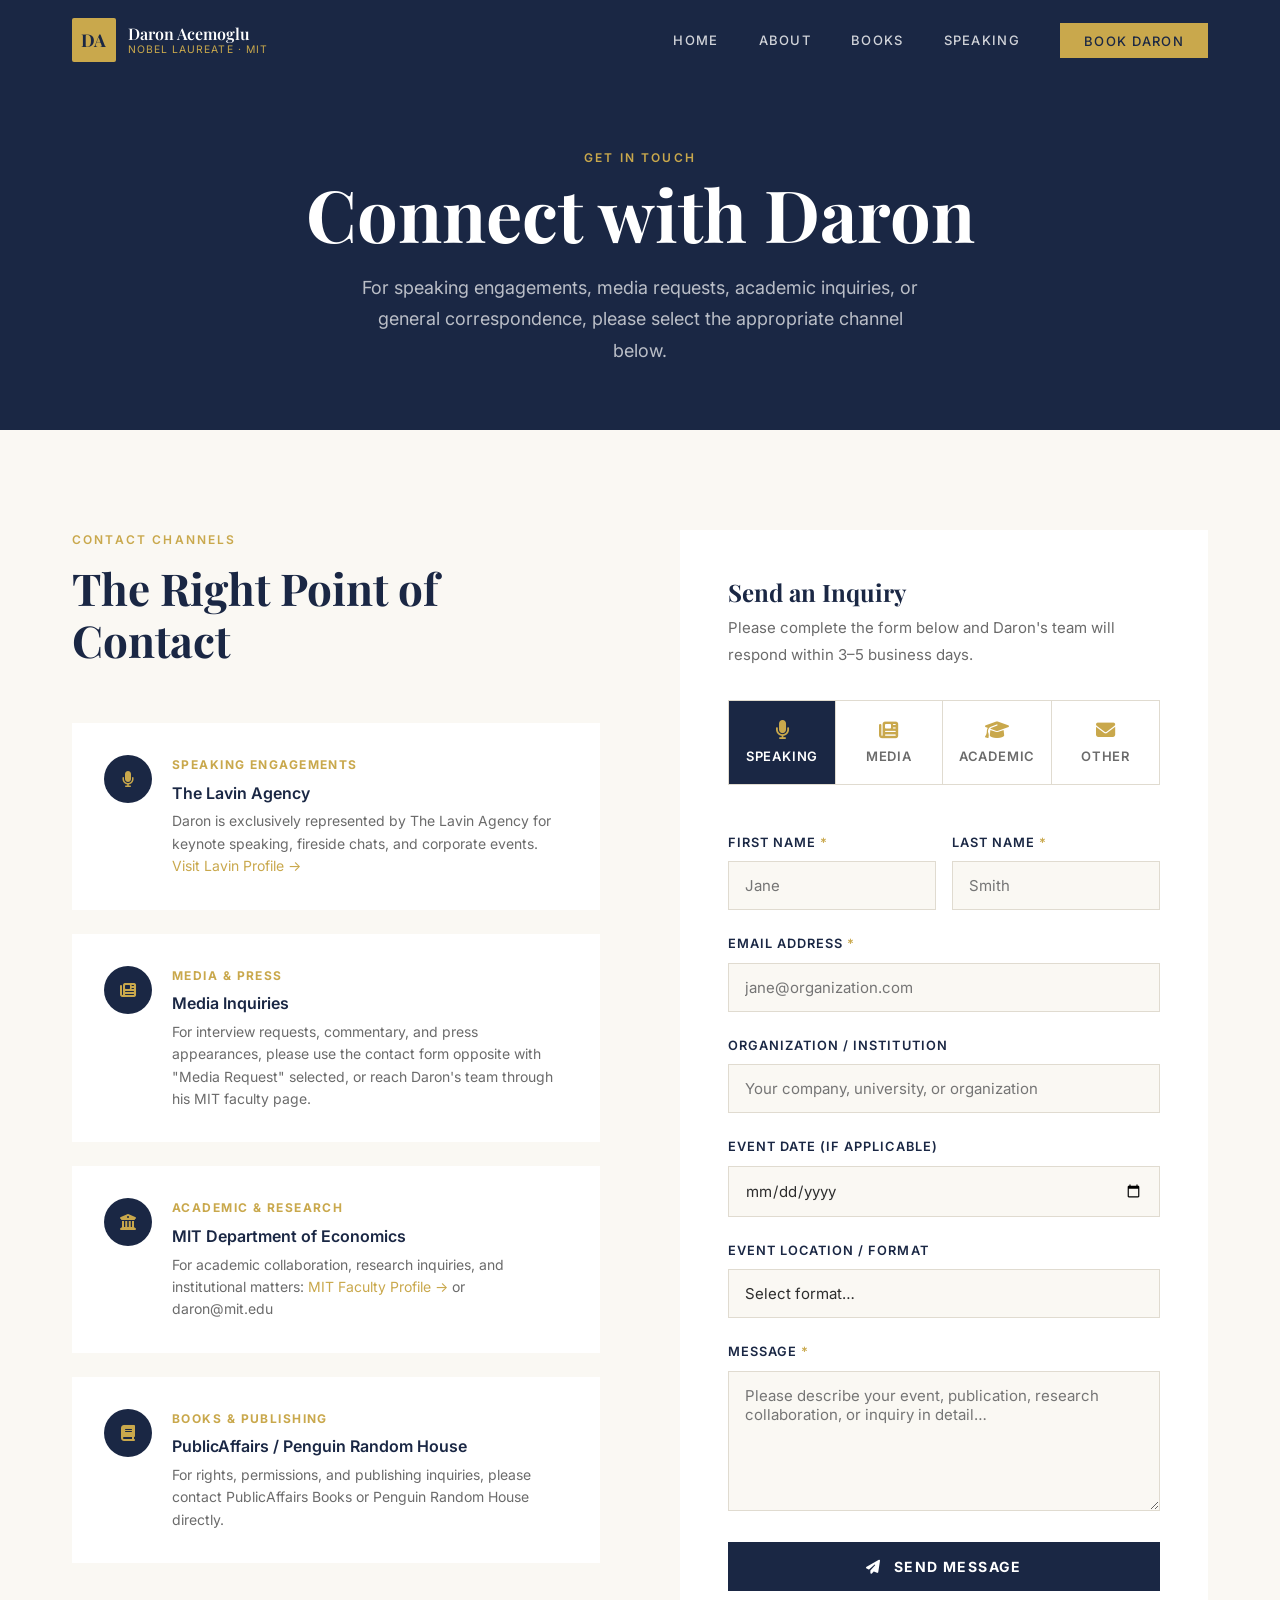
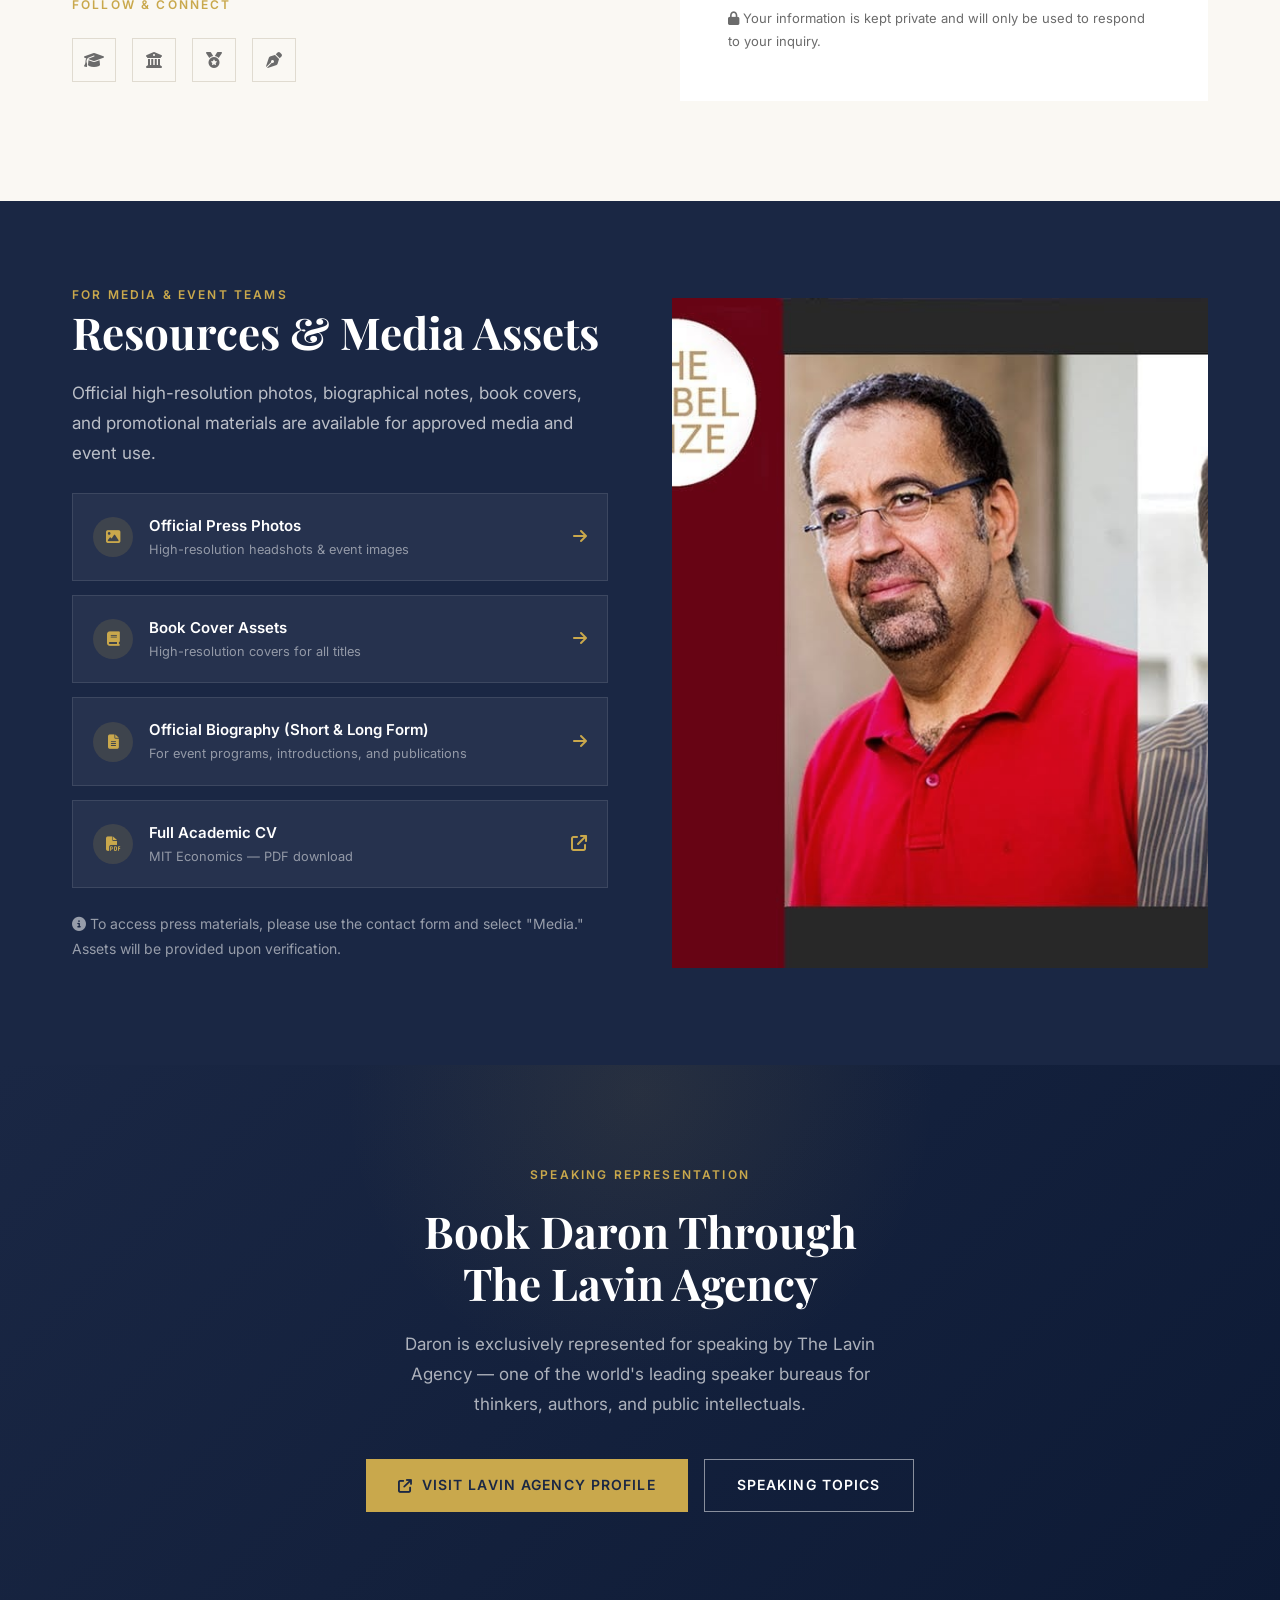
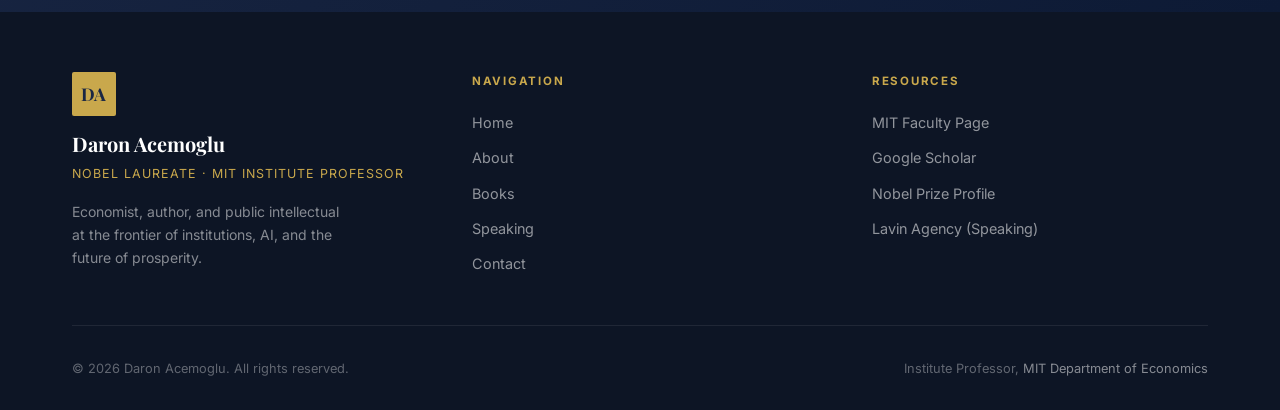
<file: contact.html>
<!DOCTYPE html>
<html lang="en">
<head>
  <meta charset="UTF-8">
  <meta name="viewport" content="width=device-width, initial-scale=1.0">
  <title>Contact — Daron Acemoglu</title>
  <meta name="description" content="Contact Daron Acemoglu for speaking engagements, media requests, academic inquiries, and more.">
  <link rel="preconnect" href="https://fonts.googleapis.com">
  <link rel="preconnect" href="https://fonts.gstatic.com" crossorigin>
  <link href="https://fonts.googleapis.com/css2?family=Playfair+Display:ital,wght@0,400;0,600;0,700;1,400&family=Inter:wght@300;400;500;600;700&display=swap" rel="stylesheet">
  <link rel="stylesheet" href="https://cdn.jsdelivr.net/npm/@fortawesome/fontawesome-free@6.5.0/css/all.min.css">
  <link rel="stylesheet" href="css/style.css">
  <style>
    .fade-in-section {
      opacity: 0;
      transform: translateY(28px);
      transition: opacity 0.7s ease, transform 0.7s ease;
    }
    .fade-in-section.visible {
      opacity: 1;
      transform: translateY(0);
    }

    /* ── Inquiry types ─────────────────────── */
    .inquiry-types {
      display: grid;
      grid-template-columns: repeat(4, 1fr);
      gap: 0;
      border: 1.5px solid var(--color-border);
      margin-bottom: 3rem;
    }

    .inquiry-type-btn {
      padding: 1.25rem 1rem;
      text-align: center;
      cursor: pointer;
      border: none;
      border-right: 1.5px solid var(--color-border);
      background: var(--color-warm-white);
      font-family: var(--font-sans);
      font-size: 0.8125rem;
      font-weight: 600;
      letter-spacing: 0.06em;
      text-transform: uppercase;
      color: var(--color-mid-grey);
      transition: var(--transition);
    }

    .inquiry-type-btn:last-child { border-right: none; }

    .inquiry-type-btn:hover,
    .inquiry-type-btn.active {
      background: var(--color-navy);
      color: var(--color-warm-white);
    }

    .inquiry-type-btn i {
      display: block;
      font-size: 1.2rem;
      margin-bottom: 0.5rem;
      color: var(--color-gold);
    }

    .inquiry-type-btn.active i,
    .inquiry-type-btn:hover i { color: var(--color-gold); }

    /* ── Media kit section ─────────────────── */
    .media-kit-section {
      background: var(--color-navy);
      padding: 80px 0;
    }

    .media-kit-inner {
      display: grid;
      grid-template-columns: 1fr 1fr;
      gap: 4rem;
      align-items: center;
    }

    .media-kit-content h2 {
      color: var(--color-warm-white);
      margin-bottom: 1.25rem;
    }

    .media-kit-content p {
      color: rgba(255,255,255,0.7);
      margin-bottom: 1.5rem;
    }

    .media-kit-items {
      display: flex;
      flex-direction: column;
      gap: 0.875rem;
    }

    .media-kit-item {
      display: flex;
      align-items: center;
      gap: 1rem;
      padding: 1.25rem;
      background: rgba(255,255,255,0.05);
      border: 1px solid rgba(255,255,255,0.1);
      cursor: pointer;
      transition: var(--transition);
    }

    .media-kit-item:hover {
      background: rgba(201,168,76,0.1);
      border-color: rgba(201,168,76,0.4);
    }

    .media-kit-icon {
      width: 40px;
      height: 40px;
      background: rgba(201,168,76,0.15);
      border-radius: 50%;
      display: flex;
      align-items: center;
      justify-content: center;
      color: var(--color-gold);
      font-size: 0.9rem;
      flex-shrink: 0;
    }

    .media-kit-item-text {
      font-size: 0.9375rem;
      font-weight: 600;
      color: var(--color-warm-white);
    }

    .media-kit-item-sub {
      font-size: 0.8rem;
      color: rgba(255,255,255,0.5);
      margin-top: 2px;
    }

    .media-kit-item-arrow {
      margin-left: auto;
      color: var(--color-gold);
    }

    .media-kit-photo {
      width: 100%;
      aspect-ratio: 4/5;
      object-fit: cover;
      object-position: top;
      filter: grayscale(15%);
    }

    /* ── Success message ───────────────────── */
    .form-success {
      display: none;
      text-align: center;
      padding: 3rem;
      background: #f0faf4;
      border: 1px solid #c3e6cb;
    }

    .form-success.visible { display: block; }

    .form-success h3 {
      color: #2d6a4f;
      margin-bottom: 0.75rem;
    }

    .form-success p {
      color: #52796f;
    }

    /* ── Social links ──────────────────────── */
    .social-links {
      display: flex;
      gap: 1rem;
      margin-top: 1.5rem;
    }

    .social-link {
      width: 44px;
      height: 44px;
      border: 1.5px solid var(--color-border);
      display: flex;
      align-items: center;
      justify-content: center;
      color: var(--color-mid-grey);
      font-size: 1rem;
      transition: var(--transition);
      text-decoration: none;
    }

    .social-link:hover {
      background: var(--color-navy);
      border-color: var(--color-navy);
      color: var(--color-warm-white);
    }

    @media (max-width: 768px) {
      .inquiry-types { grid-template-columns: repeat(2, 1fr); }
      .inquiry-type-btn:nth-child(2) { border-right: none; }
      .inquiry-type-btn:nth-child(3) { border-top: 1.5px solid var(--color-border); }
      .inquiry-type-btn:nth-child(4) { border-top: 1.5px solid var(--color-border); border-right: none; }
      .media-kit-inner { grid-template-columns: 1fr; }
      .media-kit-photo { display: none; }
    }

    @media (max-width: 480px) {
      .inquiry-types { grid-template-columns: 1fr; }
      .inquiry-type-btn { border-right: none; border-bottom: 1.5px solid var(--color-border); }
      .inquiry-type-btn:last-child { border-bottom: none; }
    }
  </style>
</head>
<body>

  <!-- ══ NAVIGATION ═════════════════════════════════════════ -->
  <nav class="site-nav scrolled" aria-label="Main navigation">
    <div class="nav-inner">
      <a href="index.html" class="nav-logo" aria-label="Daron Acemoglu Home">
        <div class="nav-monogram" aria-hidden="true">DA</div>
        <div class="nav-name">
          Daron Acemoglu
          <span>Nobel Laureate · MIT</span>
        </div>
      </a>
      <button class="nav-toggle" aria-label="Toggle menu" aria-expanded="false">
        <span></span><span></span><span></span>
      </button>
      <ul class="nav-links" role="list">
        <li><a href="index.html">Home</a></li>
        <li><a href="about.html">About</a></li>
        <li><a href="books.html">Books</a></li>
        <li><a href="speaking.html">Speaking</a></li>
        <li><a href="contact.html" class="active nav-cta">Book Daron</a></li>
      </ul>
    </div>
  </nav>

  <main>

    <!-- ══ HERO ═══════════════════════════════════════════════ -->
    <section class="contact-hero" aria-labelledby="contact-hero-heading">
      <div class="container">
        <span class="eyebrow animate-fade-up">Get in Touch</span>
        <h1 id="contact-hero-heading" class="animate-fade-up delay-1">Connect with Daron</h1>
        <p class="animate-fade-up delay-2">
          For speaking engagements, media requests, academic inquiries, or general correspondence, please select the appropriate channel below.
        </p>
      </div>
    </section>

    <!-- ══ CONTACT SECTION ════════════════════════════════════ -->
    <section class="contact-section section-padding fade-in-section" aria-label="Contact information and form">
      <div class="container">
        <div class="contact-grid">

          <!-- Left: Info -->
          <div>
            <div class="section-header">
              <span class="eyebrow">Contact Channels</span>
              <h2>The Right Point of Contact</h2>
            </div>

            <article class="contact-info-item">
              <div class="contact-info-icon" aria-hidden="true"><i class="fa-solid fa-microphone"></i></div>
              <div>
                <div class="contact-info-label">Speaking Engagements</div>
                <div class="contact-info-value">The Lavin Agency</div>
                <div class="contact-info-desc">Daron is exclusively represented by The Lavin Agency for keynote speaking, fireside chats, and corporate events. <a href="https://thelavinagency.com/speakers/daron-acemoglu/" target="_blank" rel="noopener" style="color: var(--color-gold);">Visit Lavin Profile →</a></div>
              </div>
            </article>

            <article class="contact-info-item">
              <div class="contact-info-icon" aria-hidden="true"><i class="fa-solid fa-newspaper"></i></div>
              <div>
                <div class="contact-info-label">Media &amp; Press</div>
                <div class="contact-info-value">Media Inquiries</div>
                <div class="contact-info-desc">For interview requests, commentary, and press appearances, please use the contact form opposite with "Media Request" selected, or reach Daron's team through his MIT faculty page.</div>
              </div>
            </article>

            <article class="contact-info-item">
              <div class="contact-info-icon" aria-hidden="true"><i class="fa-solid fa-building-columns"></i></div>
              <div>
                <div class="contact-info-label">Academic &amp; Research</div>
                <div class="contact-info-value">MIT Department of Economics</div>
                <div class="contact-info-desc">For academic collaboration, research inquiries, and institutional matters: <a href="https://economics.mit.edu/people/faculty/daron-acemoglu" target="_blank" rel="noopener" style="color: var(--color-gold);">MIT Faculty Profile →</a> or daron@mit.edu</div>
              </div>
            </article>

            <article class="contact-info-item">
              <div class="contact-info-icon" aria-hidden="true"><i class="fa-solid fa-book"></i></div>
              <div>
                <div class="contact-info-label">Books &amp; Publishing</div>
                <div class="contact-info-value">PublicAffairs / Penguin Random House</div>
                <div class="contact-info-desc">For rights, permissions, and publishing inquiries, please contact PublicAffairs Books or Penguin Random House directly.</div>
              </div>
            </article>

            <div style="margin-top: 2rem;">
              <div class="eyebrow" style="margin-bottom:1rem;">Follow &amp; Connect</div>
              <div class="social-links">
                <a href="https://scholar.google.com/citations?user=l9Or8EMAAAAJ" target="_blank" rel="noopener" class="social-link" aria-label="Google Scholar">
                  <i class="fa-solid fa-graduation-cap"></i>
                </a>
                <a href="https://economics.mit.edu/people/faculty/daron-acemoglu" target="_blank" rel="noopener" class="social-link" aria-label="MIT Faculty Page">
                  <i class="fa-solid fa-university"></i>
                </a>
                <a href="https://www.nobelprize.org/prizes/economic-sciences/2024/acemoglu/facts/" target="_blank" rel="noopener" class="social-link" aria-label="Nobel Prize Profile">
                  <i class="fa-solid fa-medal"></i>
                </a>
                <a href="https://www.project-syndicate.org/columnist/daron-acemoglu" target="_blank" rel="noopener" class="social-link" aria-label="Project Syndicate">
                  <i class="fa-solid fa-pen-nib"></i>
                </a>
              </div>
            </div>
          </div>

          <!-- Right: Form -->
          <div class="contact-form-wrap fade-in-section">
            <h3>Send an Inquiry</h3>
            <p>Please complete the form below and Daron's team will respond within 3–5 business days.</p>

            <!-- Inquiry Type Selector -->
            <div class="inquiry-types" role="group" aria-label="Select inquiry type">
              <button class="inquiry-type-btn active" data-type="speaking" type="button">
                <i class="fa-solid fa-microphone" aria-hidden="true"></i>
                Speaking
              </button>
              <button class="inquiry-type-btn" data-type="media" type="button">
                <i class="fa-solid fa-newspaper" aria-hidden="true"></i>
                Media
              </button>
              <button class="inquiry-type-btn" data-type="academic" type="button">
                <i class="fa-solid fa-graduation-cap" aria-hidden="true"></i>
                Academic
              </button>
              <button class="inquiry-type-btn" data-type="other" type="button">
                <i class="fa-solid fa-envelope" aria-hidden="true"></i>
                Other
              </button>
            </div>

            <form id="contact-form" novalidate>
              <input type="hidden" name="inquiry_type" id="inquiry-type-input" value="speaking">

              <div class="form-row">
                <div class="form-group">
                  <label class="form-label" for="first-name">First Name <span style="color:var(--color-gold)">*</span></label>
                  <input
                    type="text"
                    id="first-name"
                    name="first_name"
                    class="form-input"
                    placeholder="Jane"
                    required
                    autocomplete="given-name"
                  >
                </div>
                <div class="form-group">
                  <label class="form-label" for="last-name">Last Name <span style="color:var(--color-gold)">*</span></label>
                  <input
                    type="text"
                    id="last-name"
                    name="last_name"
                    class="form-input"
                    placeholder="Smith"
                    required
                    autocomplete="family-name"
                  >
                </div>
              </div>

              <div class="form-group">
                <label class="form-label" for="email">Email Address <span style="color:var(--color-gold)">*</span></label>
                <input
                  type="email"
                  id="email"
                  name="email"
                  class="form-input"
                  placeholder="jane@organization.com"
                  required
                  autocomplete="email"
                >
              </div>

              <div class="form-group">
                <label class="form-label" for="organization">Organization / Institution</label>
                <input
                  type="text"
                  id="organization"
                  name="organization"
                  class="form-input"
                  placeholder="Your company, university, or organization"
                  autocomplete="organization"
                >
              </div>

              <div class="form-group" id="event-date-group" style="">
                <label class="form-label" for="event-date">Event Date (if applicable)</label>
                <input
                  type="date"
                  id="event-date"
                  name="event_date"
                  class="form-input"
                >
              </div>

              <div class="form-group">
                <label class="form-label" for="location">Event Location / Format</label>
                <select id="location" name="location" class="form-select">
                  <option value="">Select format…</option>
                  <option value="in-person">In-Person</option>
                  <option value="virtual">Virtual / Online</option>
                  <option value="hybrid">Hybrid</option>
                  <option value="na">Not Applicable</option>
                </select>
              </div>

              <div class="form-group">
                <label class="form-label" for="message">Message <span style="color:var(--color-gold)">*</span></label>
                <textarea
                  id="message"
                  name="message"
                  class="form-textarea"
                  placeholder="Please describe your event, publication, research collaboration, or inquiry in detail…"
                  required
                ></textarea>
              </div>

              <button type="submit" class="form-submit">
                <i class="fa-solid fa-paper-plane" style="margin-right:0.5rem;" aria-hidden="true"></i>
                Send Message
              </button>

              <p class="form-note">
                <i class="fa-solid fa-lock" aria-hidden="true"></i>
                Your information is kept private and will only be used to respond to your inquiry.
              </p>
            </form>

            <div class="form-success" id="form-success" role="alert">
              <h3>✓ Message Received</h3>
              <p>Thank you for reaching out. Daron's team will review your inquiry and respond within 3–5 business days.</p>
            </div>
          </div>

        </div>
      </div>
    </section>

    <!-- ══ MEDIA KIT ══════════════════════════════════════════ -->
    <section class="media-kit-section fade-in-section" aria-labelledby="media-kit-heading">
      <div class="container">
        <div class="media-kit-inner">
          <div class="media-kit-content">
            <span class="eyebrow">For Media &amp; Event Teams</span>
            <h2 id="media-kit-heading">Resources &amp; Media Assets</h2>
            <p>
              Official high-resolution photos, biographical notes, book covers, and promotional materials are available for approved media and event use.
            </p>

            <div class="media-kit-items">
              <div class="media-kit-item">
                <div class="media-kit-icon" aria-hidden="true"><i class="fa-solid fa-image"></i></div>
                <div>
                  <div class="media-kit-item-text">Official Press Photos</div>
                  <div class="media-kit-item-sub">High-resolution headshots &amp; event images</div>
                </div>
                <div class="media-kit-item-arrow" aria-hidden="true"><i class="fa-solid fa-arrow-right"></i></div>
              </div>

              <div class="media-kit-item">
                <div class="media-kit-icon" aria-hidden="true"><i class="fa-solid fa-book"></i></div>
                <div>
                  <div class="media-kit-item-text">Book Cover Assets</div>
                  <div class="media-kit-item-sub">High-resolution covers for all titles</div>
                </div>
                <div class="media-kit-item-arrow" aria-hidden="true"><i class="fa-solid fa-arrow-right"></i></div>
              </div>

              <div class="media-kit-item">
                <div class="media-kit-icon" aria-hidden="true"><i class="fa-solid fa-file-lines"></i></div>
                <div>
                  <div class="media-kit-item-text">Official Biography (Short &amp; Long Form)</div>
                  <div class="media-kit-item-sub">For event programs, introductions, and publications</div>
                </div>
                <div class="media-kit-item-arrow" aria-hidden="true"><i class="fa-solid fa-arrow-right"></i></div>
              </div>

              <a
                href="https://economics.mit.edu/sites/default/files/2022-08/Daron%20Acemoglu%20CV.pdf"
                target="_blank"
                rel="noopener"
                class="media-kit-item"
                style="text-decoration:none;"
              >
                <div class="media-kit-icon" aria-hidden="true"><i class="fa-solid fa-file-pdf"></i></div>
                <div>
                  <div class="media-kit-item-text">Full Academic CV</div>
                  <div class="media-kit-item-sub">MIT Economics — PDF download</div>
                </div>
                <div class="media-kit-item-arrow" aria-hidden="true"><i class="fa-solid fa-external-link"></i></div>
              </a>
            </div>

            <p style="color: rgba(255,255,255,0.55); font-size:0.875rem; margin-top:1.5rem;">
              <i class="fa-solid fa-info-circle" aria-hidden="true"></i>
              To access press materials, please use the contact form and select "Media." Assets will be provided upon verification.
            </p>
          </div>

          <img
            src="images/daron-speaking.jpg"
            alt="Daron Acemoglu at a press conference"
            class="media-kit-photo"
            width="480"
            height="600"
          >
        </div>
      </div>
    </section>

    <!-- ══ CTA BANNER ═════════════════════════════════════════ -->
    <section class="cta-banner fade-in-section" aria-labelledby="contact-cta-heading">
      <div class="container" style="position:relative; z-index:1;">
        <span class="eyebrow">Speaking Representation</span>
        <h2 id="contact-cta-heading">Book Daron Through<br>The Lavin Agency</h2>
        <p>Daron is exclusively represented for speaking by The Lavin Agency — one of the world's leading speaker bureaus for thinkers, authors, and public intellectuals.</p>
        <div class="cta-actions">
          <a href="https://thelavinagency.com/speakers/daron-acemoglu/" target="_blank" rel="noopener" class="btn btn-primary">
            <i class="fa-solid fa-external-link" aria-hidden="true"></i>
            Visit Lavin Agency Profile
          </a>
          <a href="speaking.html" class="btn btn-outline-light">Speaking Topics</a>
        </div>
      </div>
    </section>

  </main>

  <!-- ══ FOOTER ═════════════════════════════════════════════ -->
  <footer class="site-footer" role="contentinfo">
    <div class="container">
      <div class="footer-top">
        <div class="footer-brand">
          <div class="nav-monogram" style="background:var(--color-gold); color:var(--color-navy); width:44px; height:44px; font-family:var(--font-serif); font-size:1.1rem; font-weight:700; display:flex; align-items:center; justify-content:center; border-radius:2px;" aria-hidden="true">DA</div>
          <div class="footer-brand-name">Daron Acemoglu</div>
          <div class="footer-brand-title">Nobel Laureate · MIT Institute Professor</div>
          <p class="footer-brand-bio">Economist, author, and public intellectual at the frontier of institutions, AI, and the future of prosperity.</p>
        </div>
        <nav aria-label="Footer navigation">
          <div class="footer-heading">Navigation</div>
          <ul class="footer-links">
            <li><a href="index.html">Home</a></li>
            <li><a href="about.html">About</a></li>
            <li><a href="books.html">Books</a></li>
            <li><a href="speaking.html">Speaking</a></li>
            <li><a href="contact.html">Contact</a></li>
          </ul>
        </nav>
        <div>
          <div class="footer-heading">Resources</div>
          <ul class="footer-links">
            <li><a href="https://economics.mit.edu/people/faculty/daron-acemoglu" target="_blank" rel="noopener">MIT Faculty Page</a></li>
            <li><a href="https://scholar.google.com/citations?user=l9Or8EMAAAAJ" target="_blank" rel="noopener">Google Scholar</a></li>
            <li><a href="https://www.nobelprize.org/prizes/economic-sciences/2024/acemoglu/facts/" target="_blank" rel="noopener">Nobel Prize Profile</a></li>
            <li><a href="https://thelavinagency.com/speakers/daron-acemoglu/" target="_blank" rel="noopener">Lavin Agency (Speaking)</a></li>
          </ul>
        </div>
      </div>
      <div class="footer-bottom">
        <p class="footer-legal">&copy; <span id="year"></span> Daron Acemoglu. All rights reserved.</p>
        <p class="footer-affiliation">Institute Professor, <a href="https://economics.mit.edu/" target="_blank" rel="noopener">MIT Department of Economics</a></p>
      </div>
    </div>
  </footer>

  <script src="js/main.js"></script>
  <script>
    document.getElementById('year').textContent = new Date().getFullYear();

    /* ── Inquiry type tabs ─────────────────── */
    const typeButtons = document.querySelectorAll('.inquiry-type-btn');
    const typeInput = document.getElementById('inquiry-type-input');
    const eventDateGroup = document.getElementById('event-date-group');

    typeButtons.forEach(btn => {
      btn.addEventListener('click', () => {
        typeButtons.forEach(b => b.classList.remove('active'));
        btn.classList.add('active');
        const type = btn.dataset.type;
        typeInput.value = type;
        // Show/hide event date based on type
        eventDateGroup.style.display = (type === 'speaking') ? '' : 'none';
      });
    });

    /* ── Form submission ──────────────────── */
    const form = document.getElementById('contact-form');
    const successEl = document.getElementById('form-success');

    form?.addEventListener('submit', async (e) => {
      e.preventDefault();
      const btn = form.querySelector('.form-submit');
      const original = btn.innerHTML;
      btn.innerHTML = '<i class="fa-solid fa-spinner fa-spin" aria-hidden="true"></i> Sending…';
      btn.disabled = true;

      // Simulate sending (replace with backend endpoint or Formspree/Netlify Forms)
      await new Promise(r => setTimeout(r, 1600));

      form.style.display = 'none';
      successEl.classList.add('visible');
    });
  </script>
</body>
</html>
</file>
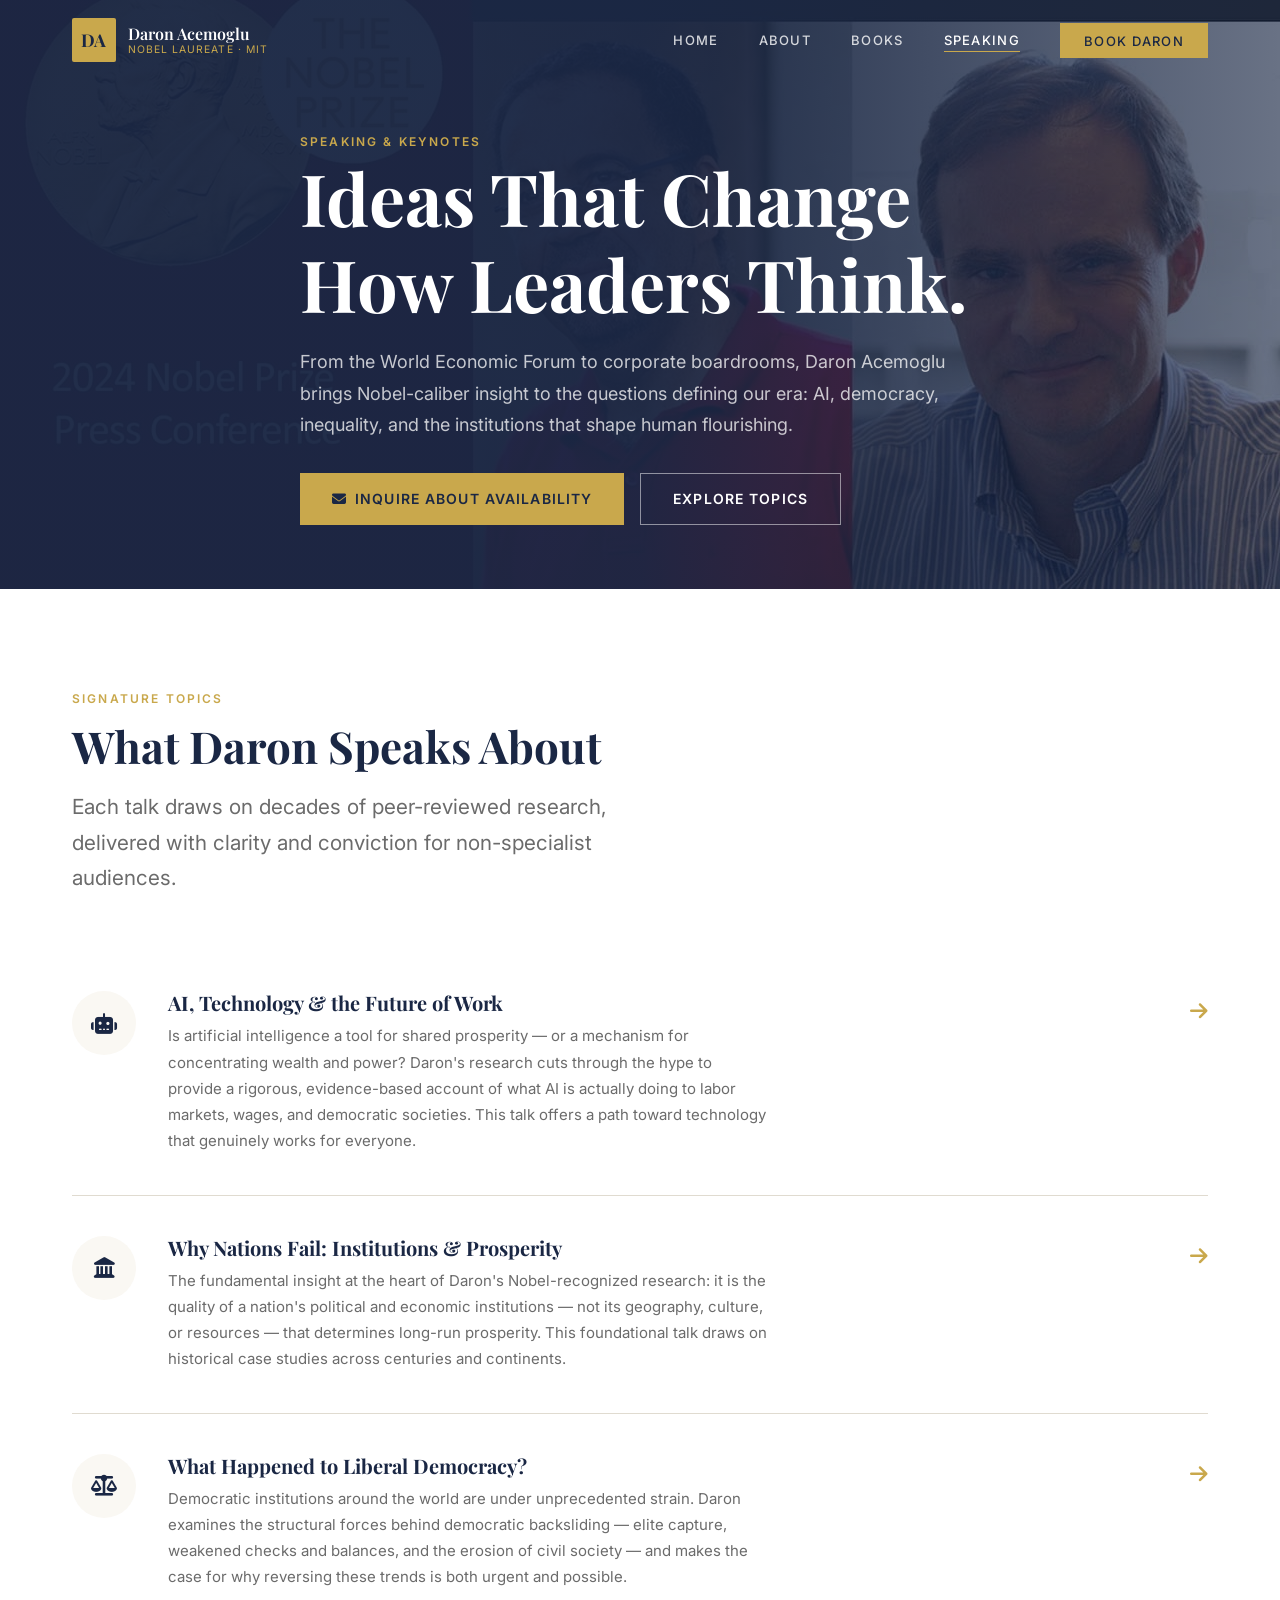
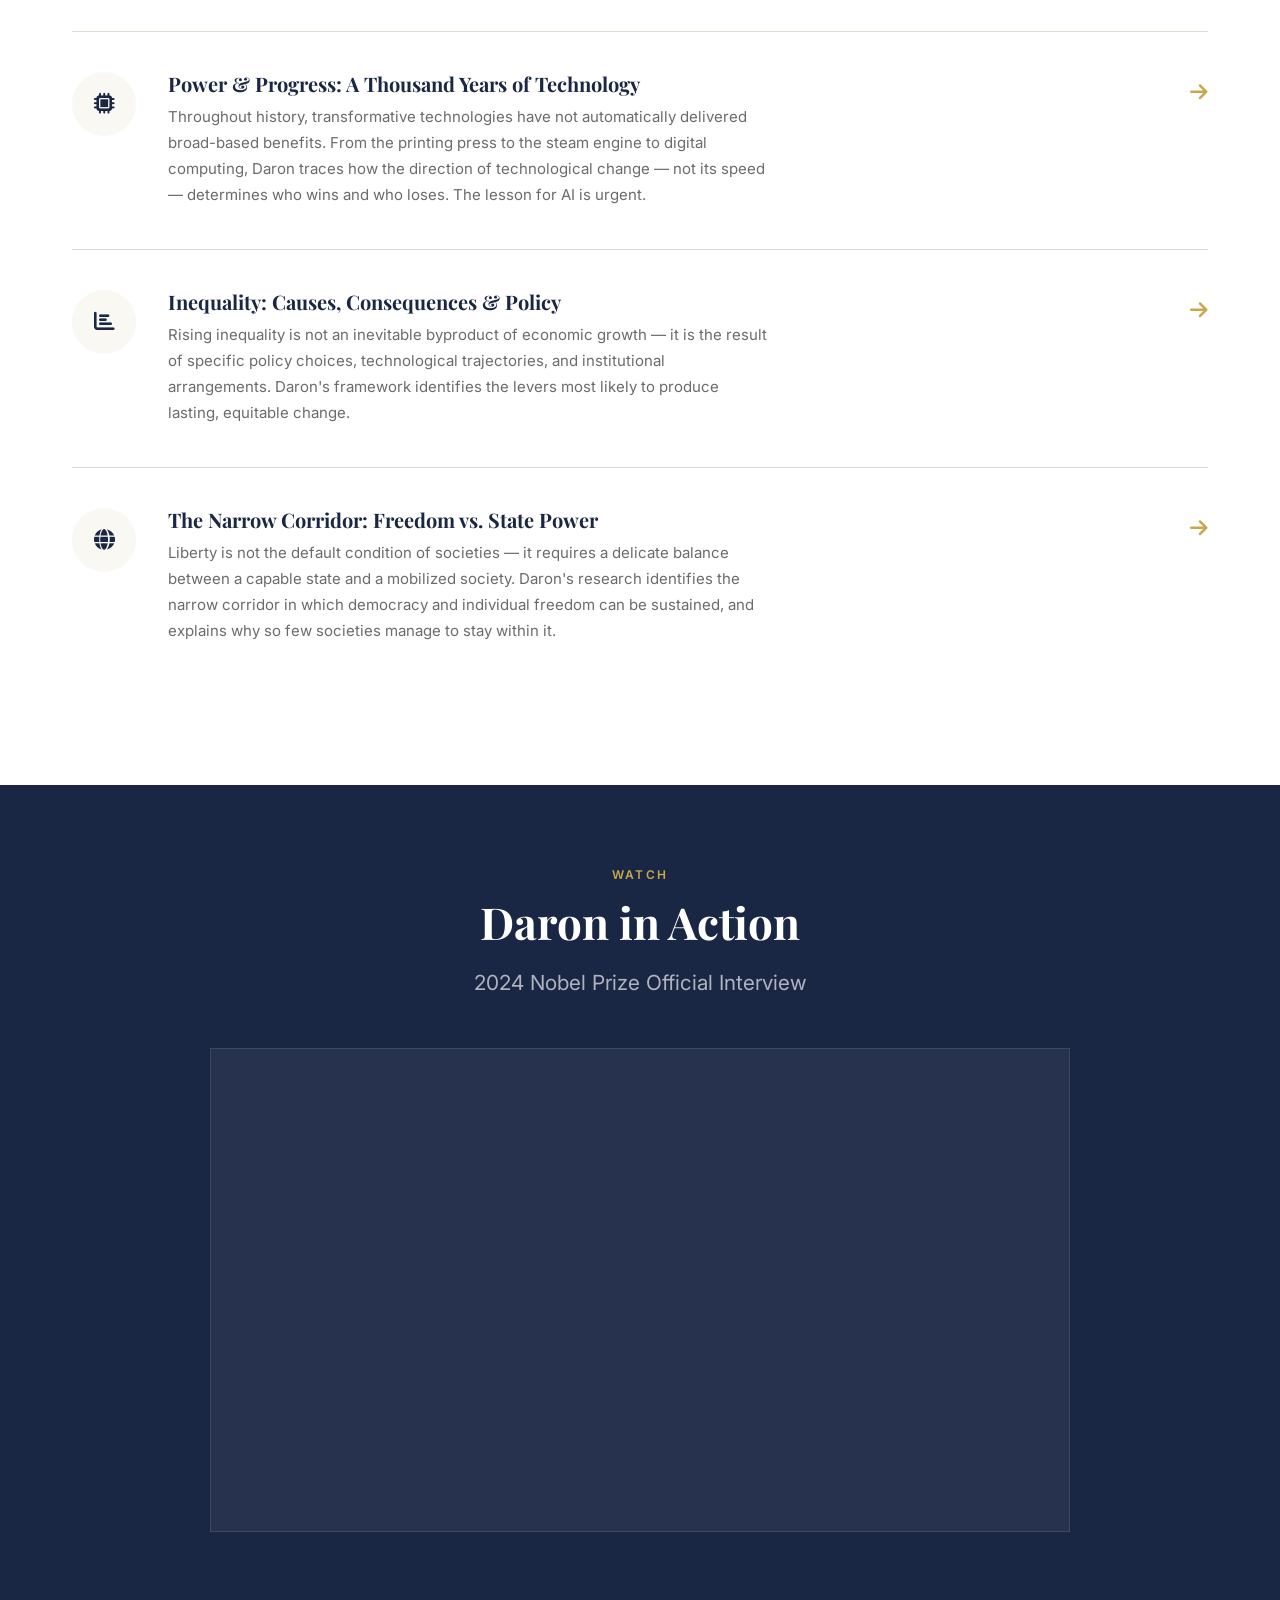
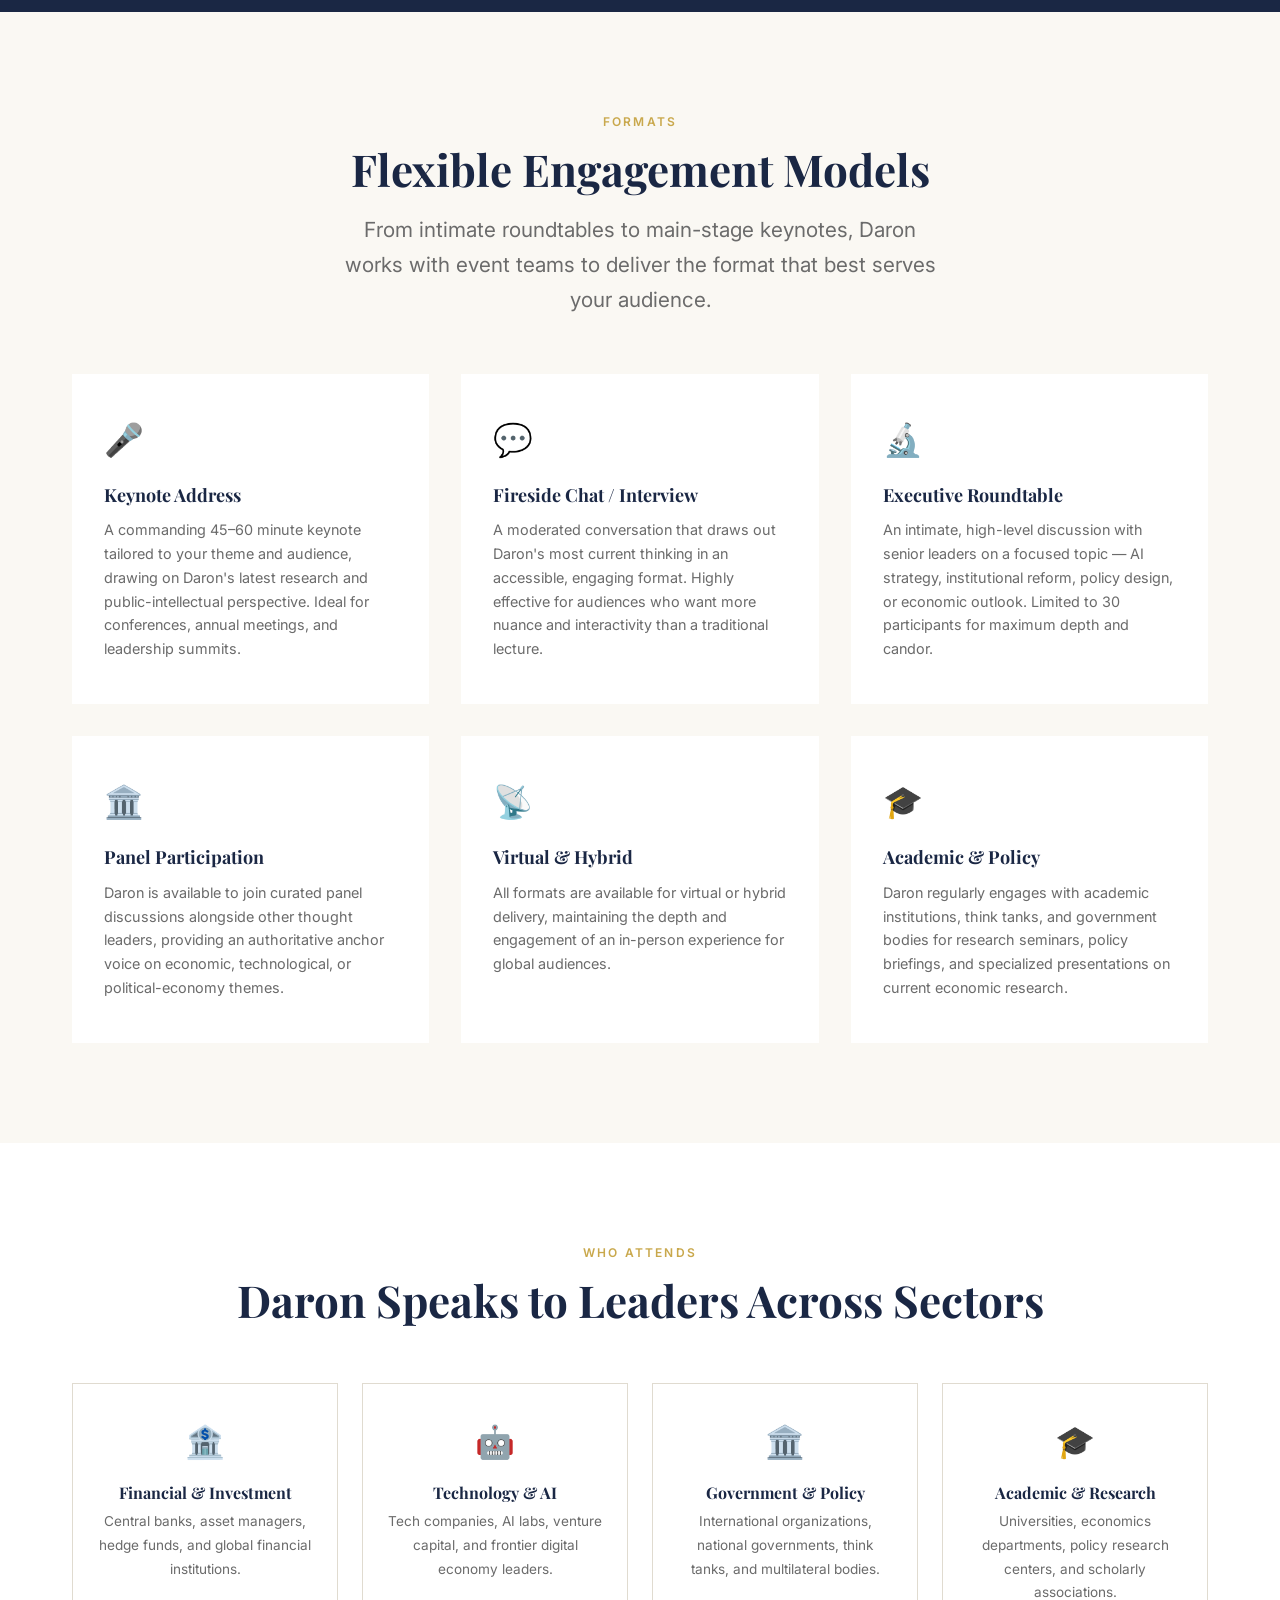
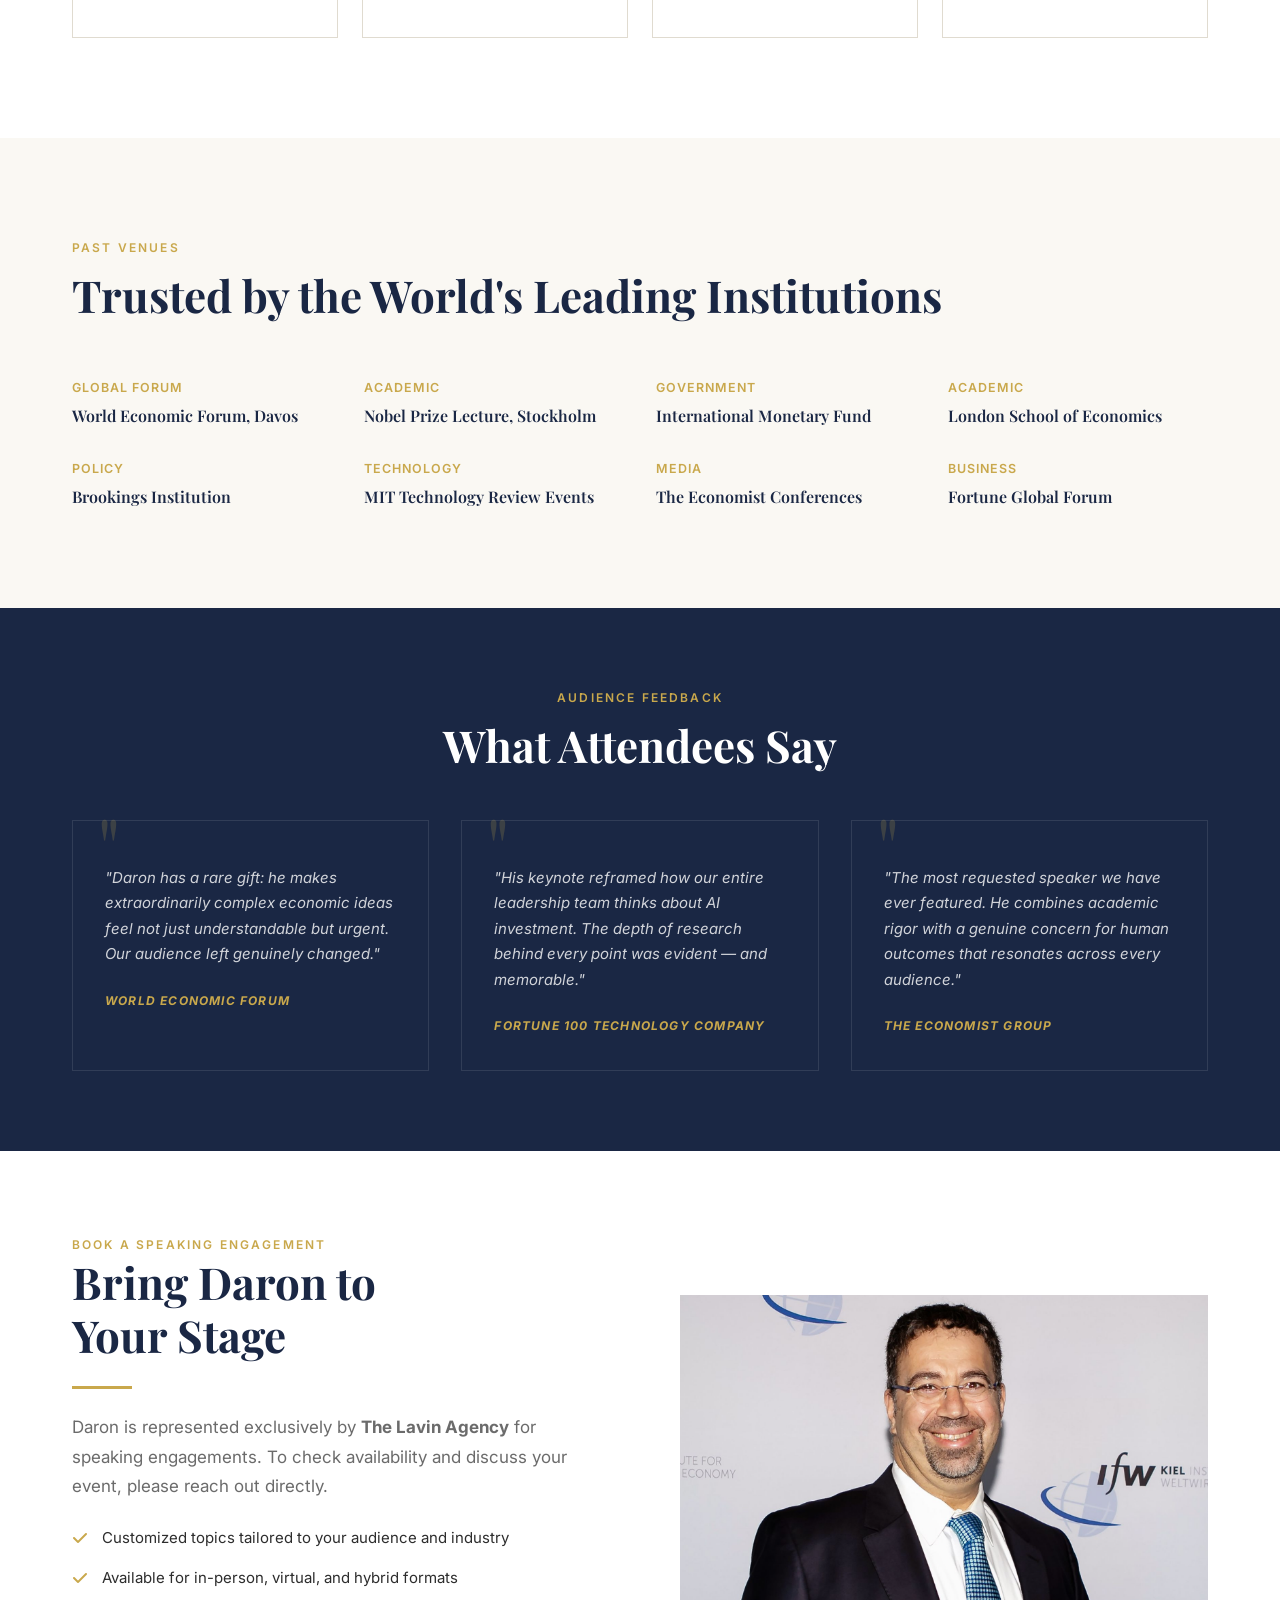
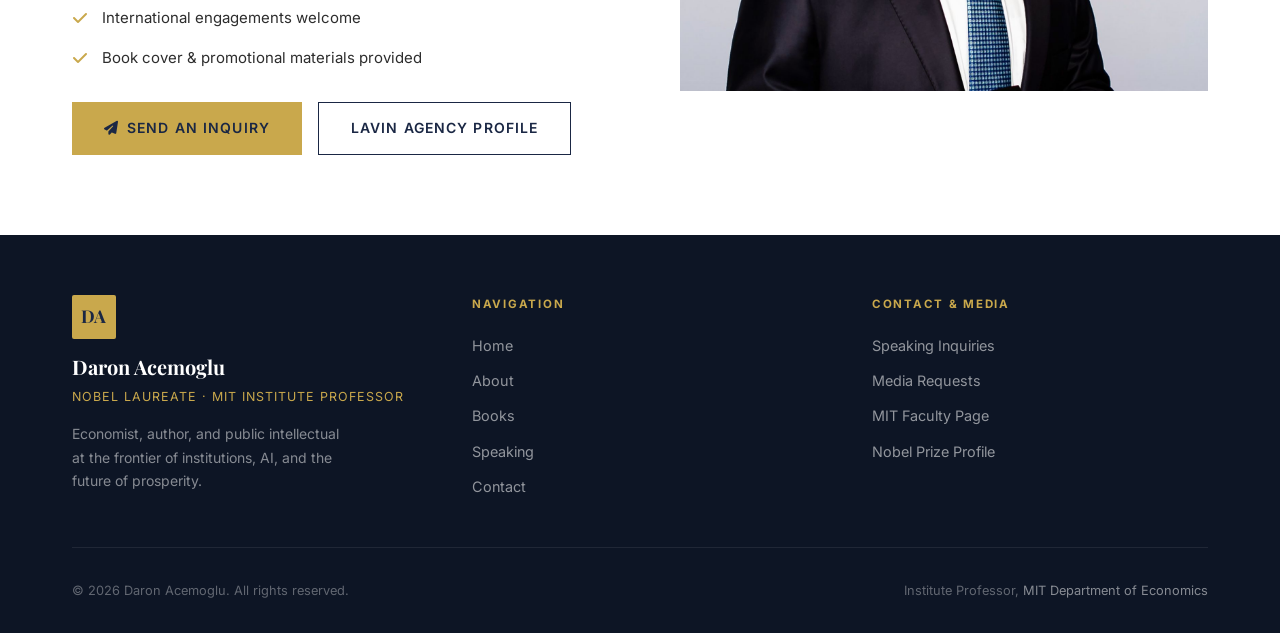
<file: speaking.html>
<!DOCTYPE html>
<html lang="en">
<head>
  <meta charset="UTF-8">
  <meta name="viewport" content="width=device-width, initial-scale=1.0">
  <title>Speaking — Daron Acemoglu</title>
  <meta name="description" content="Book Nobel Prize-winning economist Daron Acemoglu as a keynote speaker. Topics include AI, democracy, institutions, inequality, and the future of work.">
  <link rel="preconnect" href="https://fonts.googleapis.com">
  <link rel="preconnect" href="https://fonts.gstatic.com" crossorigin>
  <link href="https://fonts.googleapis.com/css2?family=Playfair+Display:ital,wght@0,400;0,600;0,700;1,400&family=Inter:wght@300;400;500;600;700&display=swap" rel="stylesheet">
  <link rel="stylesheet" href="https://cdn.jsdelivr.net/npm/@fortawesome/fontawesome-free@6.5.0/css/all.min.css">
  <link rel="stylesheet" href="css/style.css">
  <style>
    .fade-in-section {
      opacity: 0;
      transform: translateY(28px);
      transition: opacity 0.7s ease, transform 0.7s ease;
    }
    .fade-in-section.visible {
      opacity: 1;
      transform: translateY(0);
    }

    /* ── Speaking Page Extras ────────────────── */
    .audience-section {
      background: var(--color-warm-white);
    }

    .audience-grid {
      display: grid;
      grid-template-columns: repeat(4, 1fr);
      gap: 1.5rem;
    }

    .audience-card {
      padding: 2rem 1.5rem;
      border: 1px solid var(--color-border);
      text-align: center;
      transition: var(--transition);
    }

    .audience-card:hover {
      border-color: var(--color-gold);
      background: var(--color-cream);
      transform: translateY(-4px);
    }

    .audience-icon {
      font-size: 2rem;
      margin-bottom: 1rem;
      display: block;
    }

    .audience-card h3 {
      font-size: 1rem;
      margin-bottom: 0.5rem;
    }

    .audience-card p {
      font-size: 0.85rem;
      color: var(--color-mid-grey);
    }

    /* ── Video Placeholder ───────────────────── */
    .video-section {
      background: var(--color-navy);
      padding: 80px 0;
    }

    .video-embed-wrap {
      position: relative;
      width: 100%;
      max-width: 860px;
      margin: 0 auto;
      aspect-ratio: 16/9;
      background: rgba(255,255,255,0.05);
      border: 1px solid rgba(255,255,255,0.1);
      overflow: hidden;
    }

    .video-embed-wrap iframe {
      width: 100%;
      height: 100%;
      border: none;
    }

    /* ── Past Venues ─────────────────────────── */
    .venues-section {
      background: var(--color-cream);
    }

    .venues-grid {
      display: grid;
      grid-template-columns: repeat(4, 1fr);
      gap: 2rem;
    }

    .venue-item {
      display: flex;
      flex-direction: column;
      align-items: flex-start;
      gap: 0.5rem;
    }

    .venue-name {
      font-family: var(--font-serif);
      font-size: 1rem;
      font-weight: 600;
      color: var(--color-navy);
      line-height: 1.3;
    }

    .venue-type {
      font-size: 0.78rem;
      font-weight: 600;
      letter-spacing: 0.08em;
      text-transform: uppercase;
      color: var(--color-gold);
    }

    /* ── Inquiry CTA ─────────────────────────── */
    .speaking-inquiry {
      background: var(--color-warm-white);
      padding: 80px 0;
    }

    .speaking-inquiry-inner {
      display: grid;
      grid-template-columns: 1fr 1fr;
      gap: 5rem;
      align-items: center;
    }

    .speaking-inquiry h2 {
      margin-bottom: 1.25rem;
    }

    .speaking-inquiry p {
      margin-bottom: 1.5rem;
      color: var(--color-mid-grey);
    }

    .inquiry-details {
      display: flex;
      flex-direction: column;
      gap: 1rem;
      margin-bottom: 2rem;
    }

    .inquiry-detail {
      display: flex;
      align-items: center;
      gap: 0.875rem;
    }

    .inquiry-detail i {
      color: var(--color-gold);
      width: 16px;
      text-align: center;
    }

    .inquiry-detail span {
      font-size: 0.9375rem;
      color: var(--color-charcoal);
    }

    .speaking-inquiry-image {
      position: relative;
    }

    .speaking-inquiry-image img {
      width: 100%;
      aspect-ratio: 4/3;
      object-fit: cover;
      object-position: center;
    }

    @media (max-width: 768px) {
      .audience-grid { grid-template-columns: repeat(2, 1fr); }
      .venues-grid { grid-template-columns: repeat(2, 1fr); }
      .speaking-inquiry-inner { grid-template-columns: 1fr; }
      .speaking-inquiry-image { display: none; }
    }

    @media (max-width: 480px) {
      .audience-grid { grid-template-columns: 1fr; }
      .venues-grid { grid-template-columns: 1fr; }
    }
  </style>
</head>
<body>

  <!-- ══ NAVIGATION ═════════════════════════════════════════ -->
  <nav class="site-nav scrolled" aria-label="Main navigation">
    <div class="nav-inner">
      <a href="index.html" class="nav-logo" aria-label="Daron Acemoglu Home">
        <div class="nav-monogram" aria-hidden="true">DA</div>
        <div class="nav-name">
          Daron Acemoglu
          <span>Nobel Laureate · MIT</span>
        </div>
      </a>
      <button class="nav-toggle" aria-label="Toggle menu" aria-expanded="false">
        <span></span><span></span><span></span>
      </button>
      <ul class="nav-links" role="list">
        <li><a href="index.html">Home</a></li>
        <li><a href="about.html">About</a></li>
        <li><a href="books.html">Books</a></li>
        <li><a href="speaking.html" class="active">Speaking</a></li>
        <li><a href="contact.html" class="nav-cta">Book Daron</a></li>
      </ul>
    </div>
  </nav>

  <main>

    <!-- ══ HERO ═══════════════════════════════════════════════ -->
    <section class="speaking-hero" aria-labelledby="speaking-hero-heading">
      <img
        src="images/daron-speaking.jpg"
        alt="Daron Acemoglu speaking at a major conference"
        class="speaking-hero-bg"
        aria-hidden="true"
      >
      <div class="container">
        <div class="speaking-hero-content">
          <span class="eyebrow animate-fade-up">Speaking &amp; Keynotes</span>
          <h1 id="speaking-hero-heading" class="animate-fade-up delay-1">
            Ideas That Change<br>How Leaders Think.
          </h1>
          <p class="animate-fade-up delay-2">
            From the World Economic Forum to corporate boardrooms, Daron Acemoglu brings Nobel-caliber insight to the questions defining our era: AI, democracy, inequality, and the institutions that shape human flourishing.
          </p>
          <div class="animate-fade-up delay-3" style="display:flex; gap:1rem; flex-wrap:wrap;">
            <a href="contact.html" class="btn btn-primary">
              <i class="fa-solid fa-envelope" aria-hidden="true"></i>
              Inquire About Availability
            </a>
            <a href="#topics" class="btn btn-outline-light">Explore Topics</a>
          </div>
        </div>
      </div>
    </section>

    <!-- ══ SPEAKING TOPICS ════════════════════════════════════ -->
    <section id="topics" class="speaking-topics section-padding fade-in-section" aria-labelledby="topics-heading">
      <div class="container">
        <div class="section-header">
          <span class="eyebrow">Signature Topics</span>
          <h2 id="topics-heading">What Daron Speaks About</h2>
          <p class="lead">Each talk draws on decades of peer-reviewed research, delivered with clarity and conviction for non-specialist audiences.</p>
        </div>

        <div class="speaking-topics-list" role="list">

          <article class="speaking-topic-item" role="listitem">
            <div class="speaking-topic-icon" aria-hidden="true">
              <i class="fa-solid fa-robot"></i>
            </div>
            <div class="speaking-topic-content">
              <h3>AI, Technology &amp; the Future of Work</h3>
              <p>Is artificial intelligence a tool for shared prosperity — or a mechanism for concentrating wealth and power? Daron's research cuts through the hype to provide a rigorous, evidence-based account of what AI is actually doing to labor markets, wages, and democratic societies. This talk offers a path toward technology that genuinely works for everyone.</p>
            </div>
            <div class="speaking-topic-arrow" aria-hidden="true"><i class="fa-solid fa-arrow-right"></i></div>
          </article>

          <article class="speaking-topic-item" role="listitem">
            <div class="speaking-topic-icon" aria-hidden="true">
              <i class="fa-solid fa-landmark"></i>
            </div>
            <div class="speaking-topic-content">
              <h3>Why Nations Fail: Institutions &amp; Prosperity</h3>
              <p>The fundamental insight at the heart of Daron's Nobel-recognized research: it is the quality of a nation's political and economic institutions — not its geography, culture, or resources — that determines long-run prosperity. This foundational talk draws on historical case studies across centuries and continents.</p>
            </div>
            <div class="speaking-topic-arrow" aria-hidden="true"><i class="fa-solid fa-arrow-right"></i></div>
          </article>

          <article class="speaking-topic-item" role="listitem">
            <div class="speaking-topic-icon" aria-hidden="true">
              <i class="fa-solid fa-scale-balanced"></i>
            </div>
            <div class="speaking-topic-content">
              <h3>What Happened to Liberal Democracy?</h3>
              <p>Democratic institutions around the world are under unprecedented strain. Daron examines the structural forces behind democratic backsliding — elite capture, weakened checks and balances, and the erosion of civil society — and makes the case for why reversing these trends is both urgent and possible.</p>
            </div>
            <div class="speaking-topic-arrow" aria-hidden="true"><i class="fa-solid fa-arrow-right"></i></div>
          </article>

          <article class="speaking-topic-item" role="listitem">
            <div class="speaking-topic-icon" aria-hidden="true">
              <i class="fa-solid fa-microchip"></i>
            </div>
            <div class="speaking-topic-content">
              <h3>Power &amp; Progress: A Thousand Years of Technology</h3>
              <p>Throughout history, transformative technologies have not automatically delivered broad-based benefits. From the printing press to the steam engine to digital computing, Daron traces how the direction of technological change — not its speed — determines who wins and who loses. The lesson for AI is urgent.</p>
            </div>
            <div class="speaking-topic-arrow" aria-hidden="true"><i class="fa-solid fa-arrow-right"></i></div>
          </article>

          <article class="speaking-topic-item" role="listitem">
            <div class="speaking-topic-icon" aria-hidden="true">
              <i class="fa-solid fa-chart-bar"></i>
            </div>
            <div class="speaking-topic-content">
              <h3>Inequality: Causes, Consequences &amp; Policy</h3>
              <p>Rising inequality is not an inevitable byproduct of economic growth — it is the result of specific policy choices, technological trajectories, and institutional arrangements. Daron's framework identifies the levers most likely to produce lasting, equitable change.</p>
            </div>
            <div class="speaking-topic-arrow" aria-hidden="true"><i class="fa-solid fa-arrow-right"></i></div>
          </article>

          <article class="speaking-topic-item" role="listitem">
            <div class="speaking-topic-icon" aria-hidden="true">
              <i class="fa-solid fa-globe"></i>
            </div>
            <div class="speaking-topic-content">
              <h3>The Narrow Corridor: Freedom vs. State Power</h3>
              <p>Liberty is not the default condition of societies — it requires a delicate balance between a capable state and a mobilized society. Daron's research identifies the narrow corridor in which democracy and individual freedom can be sustained, and explains why so few societies manage to stay within it.</p>
            </div>
            <div class="speaking-topic-arrow" aria-hidden="true"><i class="fa-solid fa-arrow-right"></i></div>
          </article>

        </div>
      </div>
    </section>

    <!-- ══ VIDEO SECTION ══════════════════════════════════════ -->
    <section class="video-section fade-in-section" aria-labelledby="video-heading">
      <div class="container">
        <div class="section-header center" style="margin-bottom:3rem;">
          <span class="eyebrow">Watch</span>
          <h2 id="video-heading" style="color: var(--color-warm-white);">Daron in Action</h2>
          <p class="lead" style="color: rgba(255,255,255,0.65);">2024 Nobel Prize Official Interview</p>
        </div>
        <div class="video-embed-wrap">
          <iframe
            src="https://www.youtube.com/embed/nqeFL9_0L_c"
            title="Daron Acemoglu Nobel Prize 2024 Official Interview"
            loading="lazy"
            allow="accelerometer; autoplay; clipboard-write; encrypted-media; gyroscope; picture-in-picture"
            allowfullscreen
          ></iframe>
        </div>
      </div>
    </section>

    <!-- ══ SPEAKING FORMATS ═══════════════════════════════════ -->
    <section class="speaking-formats section-padding fade-in-section" aria-labelledby="formats-heading">
      <div class="container">
        <div class="section-header center">
          <span class="eyebrow">Formats</span>
          <h2 id="formats-heading">Flexible Engagement Models</h2>
          <p class="lead">From intimate roundtables to main-stage keynotes, Daron works with event teams to deliver the format that best serves your audience.</p>
        </div>

        <div class="formats-grid">
          <article class="format-card">
            <span class="format-icon" aria-hidden="true">🎤</span>
            <h3>Keynote Address</h3>
            <p>A commanding 45–60 minute keynote tailored to your theme and audience, drawing on Daron's latest research and public-intellectual perspective. Ideal for conferences, annual meetings, and leadership summits.</p>
          </article>

          <article class="format-card">
            <span class="format-icon" aria-hidden="true">💬</span>
            <h3>Fireside Chat / Interview</h3>
            <p>A moderated conversation that draws out Daron's most current thinking in an accessible, engaging format. Highly effective for audiences who want more nuance and interactivity than a traditional lecture.</p>
          </article>

          <article class="format-card">
            <span class="format-icon" aria-hidden="true">🔬</span>
            <h3>Executive Roundtable</h3>
            <p>An intimate, high-level discussion with senior leaders on a focused topic — AI strategy, institutional reform, policy design, or economic outlook. Limited to 30 participants for maximum depth and candor.</p>
          </article>

          <article class="format-card">
            <span class="format-icon" aria-hidden="true">🏛️</span>
            <h3>Panel Participation</h3>
            <p>Daron is available to join curated panel discussions alongside other thought leaders, providing an authoritative anchor voice on economic, technological, or political-economy themes.</p>
          </article>

          <article class="format-card">
            <span class="format-icon" aria-hidden="true">📡</span>
            <h3>Virtual &amp; Hybrid</h3>
            <p>All formats are available for virtual or hybrid delivery, maintaining the depth and engagement of an in-person experience for global audiences.</p>
          </article>

          <article class="format-card">
            <span class="format-icon" aria-hidden="true">🎓</span>
            <h3>Academic &amp; Policy</h3>
            <p>Daron regularly engages with academic institutions, think tanks, and government bodies for research seminars, policy briefings, and specialized presentations on current economic research.</p>
          </article>
        </div>
      </div>
    </section>

    <!-- ══ AUDIENCE TYPES ═════════════════════════════════════ -->
    <section class="audience-section section-padding fade-in-section" aria-labelledby="audience-heading">
      <div class="container">
        <div class="section-header center">
          <span class="eyebrow">Who Attends</span>
          <h2 id="audience-heading">Daron Speaks to Leaders Across Sectors</h2>
        </div>

        <div class="audience-grid">
          <article class="audience-card">
            <span class="audience-icon" aria-hidden="true">🏦</span>
            <h3>Financial &amp; Investment</h3>
            <p>Central banks, asset managers, hedge funds, and global financial institutions.</p>
          </article>

          <article class="audience-card">
            <span class="audience-icon" aria-hidden="true">🤖</span>
            <h3>Technology &amp; AI</h3>
            <p>Tech companies, AI labs, venture capital, and frontier digital economy leaders.</p>
          </article>

          <article class="audience-card">
            <span class="audience-icon" aria-hidden="true">🏛️</span>
            <h3>Government &amp; Policy</h3>
            <p>International organizations, national governments, think tanks, and multilateral bodies.</p>
          </article>

          <article class="audience-card">
            <span class="audience-icon" aria-hidden="true">🎓</span>
            <h3>Academic &amp; Research</h3>
            <p>Universities, economics departments, policy research centers, and scholarly associations.</p>
          </article>
        </div>
      </div>
    </section>

    <!-- ══ PAST VENUES ════════════════════════════════════════ -->
    <section class="venues-section section-padding fade-in-section" aria-labelledby="venues-heading">
      <div class="container">
        <div class="section-header">
          <span class="eyebrow">Past Venues</span>
          <h2 id="venues-heading">Trusted by the World's Leading Institutions</h2>
        </div>

        <div class="venues-grid">
          <div class="venue-item">
            <span class="venue-type">Global Forum</span>
            <span class="venue-name">World Economic Forum, Davos</span>
          </div>
          <div class="venue-item">
            <span class="venue-type">Academic</span>
            <span class="venue-name">Nobel Prize Lecture, Stockholm</span>
          </div>
          <div class="venue-item">
            <span class="venue-type">Government</span>
            <span class="venue-name">International Monetary Fund</span>
          </div>
          <div class="venue-item">
            <span class="venue-type">Academic</span>
            <span class="venue-name">London School of Economics</span>
          </div>
          <div class="venue-item">
            <span class="venue-type">Policy</span>
            <span class="venue-name">Brookings Institution</span>
          </div>
          <div class="venue-item">
            <span class="venue-type">Technology</span>
            <span class="venue-name">MIT Technology Review Events</span>
          </div>
          <div class="venue-item">
            <span class="venue-type">Media</span>
            <span class="venue-name">The Economist Conferences</span>
          </div>
          <div class="venue-item">
            <span class="venue-type">Business</span>
            <span class="venue-name">Fortune Global Forum</span>
          </div>
        </div>
      </div>
    </section>

    <!-- ══ PRESS QUOTES ═══════════════════════════════════════ -->
    <section class="press-quotes fade-in-section" aria-labelledby="speaking-quotes-heading">
      <div class="container">
        <div class="section-header center" style="margin-bottom:3rem;">
          <span class="eyebrow">Audience Feedback</span>
          <h2 id="speaking-quotes-heading" style="color: var(--color-warm-white);">What Attendees Say</h2>
        </div>
        <div class="quotes-grid">
          <blockquote class="quote-card">
            <p>"Daron has a rare gift: he makes extraordinarily complex economic ideas feel not just understandable but urgent. Our audience left genuinely changed."</p>
            <cite class="quote-source">World Economic Forum</cite>
          </blockquote>

          <blockquote class="quote-card">
            <p>"His keynote reframed how our entire leadership team thinks about AI investment. The depth of research behind every point was evident — and memorable."</p>
            <cite class="quote-source">Fortune 100 Technology Company</cite>
          </blockquote>

          <blockquote class="quote-card">
            <p>"The most requested speaker we have ever featured. He combines academic rigor with a genuine concern for human outcomes that resonates across every audience."</p>
            <cite class="quote-source">The Economist Group</cite>
          </blockquote>
        </div>
      </div>
    </section>

    <!-- ══ SPEAKING INQUIRY ═══════════════════════════════════ -->
    <section class="speaking-inquiry fade-in-section" aria-labelledby="speaking-inquiry-heading">
      <div class="container">
        <div class="speaking-inquiry-inner">
          <div>
            <span class="eyebrow">Book a Speaking Engagement</span>
            <h2 id="speaking-inquiry-heading">Bring Daron to<br>Your Stage</h2>
            <div class="divider" aria-hidden="true"></div>
            <p>Daron is represented exclusively by <strong>The Lavin Agency</strong> for speaking engagements. To check availability and discuss your event, please reach out directly.</p>

            <div class="inquiry-details">
              <div class="inquiry-detail">
                <i class="fa-solid fa-check" aria-hidden="true"></i>
                <span>Customized topics tailored to your audience and industry</span>
              </div>
              <div class="inquiry-detail">
                <i class="fa-solid fa-check" aria-hidden="true"></i>
                <span>Available for in-person, virtual, and hybrid formats</span>
              </div>
              <div class="inquiry-detail">
                <i class="fa-solid fa-check" aria-hidden="true"></i>
                <span>International engagements welcome</span>
              </div>
              <div class="inquiry-detail">
                <i class="fa-solid fa-check" aria-hidden="true"></i>
                <span>Book cover &amp; promotional materials provided</span>
              </div>
            </div>

            <div style="display:flex; gap:1rem; flex-wrap:wrap;">
              <a href="contact.html" class="btn btn-primary">
                <i class="fa-solid fa-paper-plane" aria-hidden="true"></i>
                Send an Inquiry
              </a>
              <a href="https://thelavinagency.com/speakers/daron-acemoglu/" target="_blank" rel="noopener" class="btn btn-outline">
                Lavin Agency Profile
              </a>
            </div>
          </div>

          <div class="speaking-inquiry-image">
            <img
              src="images/daron-portrait2.jpg"
              alt="Daron Acemoglu at the Nobel Prize announcement press conference"
              width="520"
              height="390"
            >
          </div>
        </div>
      </div>
    </section>

  </main>

  <!-- ══ FOOTER ═════════════════════════════════════════════ -->
  <footer class="site-footer" role="contentinfo">
    <div class="container">
      <div class="footer-top">
        <div class="footer-brand">
          <div class="nav-monogram" style="background:var(--color-gold); color:var(--color-navy); width:44px; height:44px; font-family:var(--font-serif); font-size:1.1rem; font-weight:700; display:flex; align-items:center; justify-content:center; border-radius:2px;" aria-hidden="true">DA</div>
          <div class="footer-brand-name">Daron Acemoglu</div>
          <div class="footer-brand-title">Nobel Laureate · MIT Institute Professor</div>
          <p class="footer-brand-bio">Economist, author, and public intellectual at the frontier of institutions, AI, and the future of prosperity.</p>
        </div>
        <nav aria-label="Footer navigation">
          <div class="footer-heading">Navigation</div>
          <ul class="footer-links">
            <li><a href="index.html">Home</a></li>
            <li><a href="about.html">About</a></li>
            <li><a href="books.html">Books</a></li>
            <li><a href="speaking.html">Speaking</a></li>
            <li><a href="contact.html">Contact</a></li>
          </ul>
        </nav>
        <div>
          <div class="footer-heading">Contact &amp; Media</div>
          <ul class="footer-links">
            <li><a href="contact.html">Speaking Inquiries</a></li>
            <li><a href="contact.html">Media Requests</a></li>
            <li><a href="https://economics.mit.edu/people/faculty/daron-acemoglu" target="_blank" rel="noopener">MIT Faculty Page</a></li>
            <li><a href="https://www.nobelprize.org/prizes/economic-sciences/2024/acemoglu/facts/" target="_blank" rel="noopener">Nobel Prize Profile</a></li>
          </ul>
        </div>
      </div>
      <div class="footer-bottom">
        <p class="footer-legal">&copy; <span id="year"></span> Daron Acemoglu. All rights reserved.</p>
        <p class="footer-affiliation">Institute Professor, <a href="https://economics.mit.edu/" target="_blank" rel="noopener">MIT Department of Economics</a></p>
      </div>
    </div>
  </footer>

  <script src="js/main.js"></script>
  <script>document.getElementById('year').textContent = new Date().getFullYear();</script>
</body>
</html>
</file>
<file: css/style.css>
/* ============================================================
   DARON ACEMOGLU — Personal Website Stylesheet
   Style: Warm, Prestigious, Academic-editorial
   ============================================================ */

/* ── Custom Properties ─────────────────────────────────────── */
:root {
  --color-navy:       #1a2744;
  --color-navy-mid:   #243259;
  --color-gold:       #c9a84c;
  --color-gold-light: #e5c97e;
  --color-cream:      #faf8f3;
  --color-warm-white: #ffffff;
  --color-charcoal:   #2d2d2d;
  --color-mid-grey:   #6b6b6b;
  --color-light-grey: #ebebeb;
  --color-border:     #e0dbd0;

  --font-serif:    'Playfair Display', Georgia, 'Times New Roman', serif;
  --font-sans:     'Inter', 'Helvetica Neue', Arial, sans-serif;

  --max-width:     1200px;
  --nav-height:    80px;

  --ease-smooth:   cubic-bezier(0.25, 0.46, 0.45, 0.94);
  --transition:    0.3s var(--ease-smooth);
}

/* ── Reset & Base ───────────────────────────────────────────── */
*, *::before, *::after {
  box-sizing: border-box;
  margin: 0;
  padding: 0;
}

html {
  font-size: 16px;
  scroll-behavior: smooth;
  -webkit-text-size-adjust: 100%;
}

body {
  font-family: var(--font-sans);
  color: var(--color-charcoal);
  background-color: var(--color-warm-white);
  line-height: 1.6;
  -webkit-font-smoothing: antialiased;
  -moz-osx-font-smoothing: grayscale;
}

img {
  max-width: 100%;
  height: auto;
  display: block;
}

a {
  color: inherit;
  text-decoration: none;
}

ul, ol {
  list-style: none;
}

/* ── Typography ─────────────────────────────────────────────── */
h1, h2, h3, h4, h5 {
  font-family: var(--font-serif);
  line-height: 1.2;
  font-weight: 700;
  color: var(--color-navy);
}

h1 { font-size: clamp(2.5rem, 6vw, 4.5rem); }
h2 { font-size: clamp(1.8rem, 4vw, 2.75rem); }
h3 { font-size: clamp(1.3rem, 3vw, 1.75rem); }
h4 { font-size: 1.2rem; }

p {
  color: var(--color-charcoal);
  font-size: 1.0625rem;
  line-height: 1.75;
}

.lead {
  font-size: clamp(1.1rem, 2.2vw, 1.3rem);
  line-height: 1.7;
  color: var(--color-mid-grey);
}

.eyebrow {
  font-family: var(--font-sans);
  font-size: 0.75rem;
  font-weight: 600;
  letter-spacing: 0.18em;
  text-transform: uppercase;
  color: var(--color-gold);
}

/* ── Layout Utilities ───────────────────────────────────────── */
.container {
  max-width: var(--max-width);
  margin: 0 auto;
  padding: 0 2rem;
}

.section-padding {
  padding: 100px 0;
}

.section-padding-sm {
  padding: 60px 0;
}

/* ── Buttons ────────────────────────────────────────────────── */
.btn {
  display: inline-flex;
  align-items: center;
  gap: 0.5rem;
  padding: 0.875rem 2rem;
  font-family: var(--font-sans);
  font-size: 0.875rem;
  font-weight: 600;
  letter-spacing: 0.08em;
  text-transform: uppercase;
  border: none;
  cursor: pointer;
  transition: var(--transition);
  text-decoration: none;
}

.btn-primary {
  background: var(--color-gold);
  color: var(--color-navy);
}

.btn-primary:hover {
  background: var(--color-gold-light);
  transform: translateY(-2px);
  box-shadow: 0 8px 24px rgba(201, 168, 76, 0.35);
}

.btn-outline {
  background: transparent;
  color: var(--color-navy);
  border: 1.5px solid var(--color-navy);
}

.btn-outline:hover {
  background: var(--color-navy);
  color: var(--color-warm-white);
  transform: translateY(-2px);
}

.btn-outline-light {
  background: transparent;
  color: var(--color-warm-white);
  border: 1.5px solid rgba(255,255,255,0.5);
}

.btn-outline-light:hover {
  background: rgba(255,255,255,0.1);
  border-color: var(--color-warm-white);
}

/* ── Navigation ─────────────────────────────────────────────── */
.site-nav {
  position: fixed;
  top: 0;
  left: 0;
  right: 0;
  height: var(--nav-height);
  z-index: 1000;
  transition: background var(--transition), box-shadow var(--transition);
}

.site-nav.scrolled {
  background: rgba(26, 39, 68, 0.97);
  backdrop-filter: blur(12px);
  -webkit-backdrop-filter: blur(12px);
  box-shadow: 0 2px 20px rgba(0,0,0,0.15);
}

.nav-inner {
  max-width: var(--max-width);
  margin: 0 auto;
  padding: 0 2rem;
  height: 100%;
  display: flex;
  align-items: center;
  justify-content: space-between;
}

.nav-logo {
  display: flex;
  align-items: center;
  gap: 0.75rem;
  text-decoration: none;
}

.nav-monogram {
  width: 44px;
  height: 44px;
  background: var(--color-gold);
  color: var(--color-navy);
  font-family: var(--font-serif);
  font-size: 1.1rem;
  font-weight: 700;
  display: flex;
  align-items: center;
  justify-content: center;
  border-radius: 2px;
  letter-spacing: 0.05em;
  flex-shrink: 0;
  transition: var(--transition);
}

.nav-logo:hover .nav-monogram {
  background: var(--color-gold-light);
}

.nav-name {
  font-family: var(--font-serif);
  font-size: 1rem;
  font-weight: 600;
  color: var(--color-warm-white);
  line-height: 1.2;
}

.nav-name span {
  display: block;
  font-size: 0.65rem;
  font-family: var(--font-sans);
  font-weight: 400;
  letter-spacing: 0.1em;
  text-transform: uppercase;
  color: var(--color-gold);
  margin-top: 1px;
}

.nav-links {
  display: flex;
  align-items: center;
  gap: 2.5rem;
}

.nav-links a {
  font-family: var(--font-sans);
  font-size: 0.8125rem;
  font-weight: 500;
  letter-spacing: 0.1em;
  text-transform: uppercase;
  color: rgba(255,255,255,0.8);
  transition: color var(--transition);
  position: relative;
}

.nav-links a::after {
  content: '';
  position: absolute;
  bottom: -4px;
  left: 0;
  width: 0;
  height: 1px;
  background: var(--color-gold);
  transition: width var(--transition);
}

.nav-links a:hover,
.nav-links a.active {
  color: var(--color-warm-white);
}

.nav-links a:hover::after,
.nav-links a.active::after {
  width: 100%;
}

.nav-cta {
  font-family: var(--font-sans);
  font-size: 0.8rem;
  font-weight: 600;
  letter-spacing: 0.1em;
  text-transform: uppercase;
  padding: 0.6rem 1.5rem;
  background: var(--color-gold);
  color: var(--color-navy) !important;
  transition: var(--transition) !important;
}

.nav-cta::after { display: none !important; }

.nav-cta:hover {
  background: var(--color-gold-light) !important;
  color: var(--color-navy) !important;
}

/* ── Hamburger ──────────────────────────────────────────────── */
.nav-toggle {
  display: none;
  flex-direction: column;
  gap: 5px;
  cursor: pointer;
  padding: 4px;
  background: none;
  border: none;
}

.nav-toggle span {
  display: block;
  width: 24px;
  height: 2px;
  background: var(--color-warm-white);
  transition: var(--transition);
  transform-origin: center;
}

.nav-toggle.open span:nth-child(1) { transform: translateY(7px) rotate(45deg); }
.nav-toggle.open span:nth-child(2) { opacity: 0; }
.nav-toggle.open span:nth-child(3) { transform: translateY(-7px) rotate(-45deg); }

/* ── Mobile Nav ─────────────────────────────────────────────── */
@media (max-width: 900px) {
  .nav-toggle { display: flex; }
  .nav-links {
    display: none;
    position: fixed;
    top: var(--nav-height);
    left: 0;
    right: 0;
    bottom: 0;
    background: var(--color-navy);
    flex-direction: column;
    align-items: center;
    justify-content: center;
    gap: 2.5rem;
  }
  .nav-links.open { display: flex; }
  .nav-links a { font-size: 1.2rem; letter-spacing: 0.15em; }
  .nav-cta { display: block; }
}

/* ── Hero — Home ────────────────────────────────────────────── */
.hero {
  min-height: 100vh;
  background: var(--color-navy);
  display: flex;
  align-items: center;
  position: relative;
  overflow: hidden;
}

.hero-bg-pattern {
  position: absolute;
  inset: 0;
  background-image:
    radial-gradient(ellipse 60% 60% at 80% 50%, rgba(201,168,76,0.08) 0%, transparent 70%),
    linear-gradient(135deg, rgba(255,255,255,0.02) 25%, transparent 25%),
    linear-gradient(225deg, rgba(255,255,255,0.02) 25%, transparent 25%);
  background-size: auto, 40px 40px, 40px 40px;
}

.hero-content {
  position: relative;
  z-index: 2;
  display: grid;
  grid-template-columns: 1fr 1fr;
  align-items: center;
  gap: 6rem;
  padding: calc(var(--nav-height) + 4rem) 0 4rem;
}

.hero-text {}

.hero-badge {
  display: inline-flex;
  align-items: center;
  gap: 0.75rem;
  padding: 0.5rem 1rem 0.5rem 0.5rem;
  background: rgba(201,168,76,0.15);
  border: 1px solid rgba(201,168,76,0.3);
  border-radius: 100px;
  margin-bottom: 2rem;
}

.hero-badge-icon {
  width: 28px;
  height: 28px;
  background: var(--color-gold);
  border-radius: 50%;
  display: flex;
  align-items: center;
  justify-content: center;
  font-size: 0.7rem;
  flex-shrink: 0;
}

.hero-badge-text {
  font-size: 0.75rem;
  font-weight: 600;
  letter-spacing: 0.1em;
  text-transform: uppercase;
  color: var(--color-gold);
}

.hero h1 {
  color: var(--color-warm-white);
  font-size: clamp(3rem, 6vw, 5rem);
  line-height: 1.05;
  margin-bottom: 1.5rem;
}

.hero h1 em {
  font-style: normal;
  color: var(--color-gold);
}

.hero-lead {
  font-size: clamp(1rem, 1.8vw, 1.2rem);
  line-height: 1.75;
  color: rgba(255,255,255,0.7);
  margin-bottom: 2.5rem;
  max-width: 540px;
}

.hero-actions {
  display: flex;
  align-items: center;
  gap: 1rem;
  flex-wrap: wrap;
}

.hero-stats {
  display: flex;
  gap: 2.5rem;
  margin-top: 3rem;
  padding-top: 2.5rem;
  border-top: 1px solid rgba(255,255,255,0.1);
}

.hero-stat-num {
  font-family: var(--font-serif);
  font-size: 2rem;
  font-weight: 700;
  color: var(--color-gold);
  display: block;
  line-height: 1;
}

.hero-stat-label {
  font-size: 0.75rem;
  font-weight: 500;
  letter-spacing: 0.08em;
  text-transform: uppercase;
  color: rgba(255,255,255,0.5);
  margin-top: 0.4rem;
}

.hero-image-wrap {
  position: relative;
}

.hero-image-frame {
  position: relative;
  display: flex;
  justify-content: flex-end;
}

.hero-image-frame::before {
  content: '';
  position: absolute;
  top: 24px;
  right: -24px;
  bottom: -24px;
  width: calc(100% - 40px);
  border: 2px solid rgba(201,168,76,0.4);
  z-index: 0;
}

.hero-photo {
  width: 100%;
  max-width: 460px;
  aspect-ratio: 3/4;
  object-fit: cover;
  object-position: top center;
  position: relative;
  z-index: 1;
  filter: grayscale(10%);
}

.hero-image-accent {
  position: absolute;
  bottom: 2rem;
  left: -2rem;
  z-index: 2;
  background: var(--color-gold);
  color: var(--color-navy);
  padding: 1rem 1.5rem;
  max-width: 220px;
  box-shadow: 0 8px 32px rgba(0,0,0,0.25);
}

.hero-image-accent p {
  font-family: var(--font-serif);
  font-size: 0.875rem;
  line-height: 1.5;
  color: var(--color-navy);
  font-weight: 600;
}

/* ── Credentials Bar ────────────────────────────────────────── */
.credentials-bar {
  background: var(--color-cream);
  border-top: 1px solid var(--color-border);
  border-bottom: 1px solid var(--color-border);
  padding: 1.75rem 0;
}

.credentials-inner {
  display: flex;
  align-items: center;
  justify-content: space-between;
  gap: 2rem;
  flex-wrap: wrap;
}

.credential-item {
  display: flex;
  align-items: center;
  gap: 0.75rem;
}

.credential-icon {
  width: 36px;
  height: 36px;
  background: var(--color-navy);
  border-radius: 50%;
  display: flex;
  align-items: center;
  justify-content: center;
  color: var(--color-gold);
  font-size: 0.8rem;
  flex-shrink: 0;
}

.credential-text {
  font-family: var(--font-sans);
  font-size: 0.8125rem;
  font-weight: 600;
  color: var(--color-navy);
  line-height: 1.3;
}

.credential-text span {
  display: block;
  font-weight: 400;
  font-size: 0.75rem;
  color: var(--color-mid-grey);
  margin-top: 1px;
}

.credential-divider {
  width: 1px;
  height: 36px;
  background: var(--color-border);
}

/* ── Section Headers ────────────────────────────────────────── */
.section-header {
  margin-bottom: 3.5rem;
}

.section-header.center {
  text-align: center;
}

.section-header .eyebrow {
  display: block;
  margin-bottom: 0.75rem;
}

.section-header h2 {
  margin-bottom: 1rem;
}

.section-header .lead {
  max-width: 600px;
}

.section-header.center .lead {
  margin: 0 auto;
}

/* ── Featured Book Strip ────────────────────────────────────── */
.featured-book {
  background: var(--color-navy);
  padding: 80px 0;
}

.featured-book-inner {
  display: grid;
  grid-template-columns: auto 1fr;
  gap: 5rem;
  align-items: center;
}

.featured-book-cover {
  width: 260px;
  flex-shrink: 0;
  filter: drop-shadow(0 24px 48px rgba(0,0,0,0.5));
  transition: transform var(--transition);
}

.featured-book-cover:hover {
  transform: scale(1.03) rotate(-1deg);
}

.featured-book-eyebrow {
  display: flex;
  align-items: center;
  gap: 0.75rem;
  margin-bottom: 1.25rem;
}

.featured-book-badge {
  background: var(--color-gold);
  color: var(--color-navy);
  font-size: 0.7rem;
  font-weight: 700;
  letter-spacing: 0.12em;
  text-transform: uppercase;
  padding: 0.35rem 0.75rem;
}

.featured-book h2 {
  color: var(--color-warm-white);
  margin-bottom: 1.25rem;
}

.featured-book p {
  color: rgba(255,255,255,0.7);
  margin-bottom: 2rem;
  font-size: 1.0625rem;
  line-height: 1.75;
}

.book-praise {
  display: flex;
  flex-direction: column;
  gap: 1rem;
  margin-bottom: 2rem;
}

.book-praise-item {
  border-left: 3px solid var(--color-gold);
  padding-left: 1rem;
}

.book-praise-item p {
  font-size: 0.9375rem;
  font-style: italic;
  color: rgba(255,255,255,0.75);
  margin-bottom: 0.25rem;
}

.book-praise-item cite {
  font-style: normal;
  font-size: 0.8rem;
  font-weight: 600;
  letter-spacing: 0.06em;
  text-transform: uppercase;
  color: var(--color-gold);
}

/* ── About Teaser ───────────────────────────────────────────── */
.about-teaser {
  background: var(--color-warm-white);
}

.about-teaser-inner {
  display: grid;
  grid-template-columns: 1fr 1fr;
  gap: 6rem;
  align-items: center;
}

.about-image-wrap {
  position: relative;
}

.about-photo {
  width: 100%;
  aspect-ratio: 4/5;
  object-fit: cover;
  object-position: top;
}

.about-gold-accent {
  position: absolute;
  bottom: -2rem;
  right: -2rem;
  width: 180px;
  height: 180px;
  background: var(--color-gold);
  z-index: -1;
}

.about-text .eyebrow {
  display: block;
  margin-bottom: 0.75rem;
}

.about-text h2 {
  margin-bottom: 1.5rem;
}

.about-text p {
  margin-bottom: 1.25rem;
}

.about-highlights {
  display: flex;
  flex-direction: column;
  gap: 1rem;
  margin: 2rem 0;
}

.about-highlight {
  display: flex;
  align-items: flex-start;
  gap: 0.875rem;
}

.about-highlight-icon {
  width: 32px;
  height: 32px;
  border-radius: 50%;
  background: rgba(201,168,76,0.15);
  display: flex;
  align-items: center;
  justify-content: center;
  color: var(--color-gold);
  font-size: 0.8rem;
  flex-shrink: 0;
  margin-top: 2px;
}

.about-highlight-text {
  font-size: 0.9375rem;
  line-height: 1.6;
  color: var(--color-charcoal);
}

.about-highlight-text strong {
  color: var(--color-navy);
}

/* ── Books Grid ─────────────────────────────────────────────── */
.books-section {
  background: var(--color-cream);
}

.books-grid {
  display: grid;
  grid-template-columns: repeat(4, 1fr);
  gap: 2rem;
}

.book-card {
  background: var(--color-warm-white);
  transition: transform var(--transition), box-shadow var(--transition);
  cursor: pointer;
  text-decoration: none;
  display: block;
}

.book-card:hover {
  transform: translateY(-6px);
  box-shadow: 0 16px 48px rgba(26,39,68,0.12);
}

.book-card-cover {
  width: 100%;
  aspect-ratio: 2/3;
  object-fit: contain;
  background: #0a0f1e;
  padding: 1.5rem;
}

.book-card-body {
  padding: 1.25rem;
}

.book-card-year {
  font-size: 0.75rem;
  font-weight: 600;
  letter-spacing: 0.1em;
  text-transform: uppercase;
  color: var(--color-gold);
  margin-bottom: 0.5rem;
}

.book-card h3 {
  font-size: 1rem;
  margin-bottom: 0.25rem;
  color: var(--color-navy);
}

.book-card p {
  font-size: 0.8125rem;
  color: var(--color-mid-grey);
  line-height: 1.5;
}

/* ── Topics / Expertise ─────────────────────────────────────── */
.topics-section {
  background: var(--color-navy);
}

.topics-grid {
  display: grid;
  grid-template-columns: repeat(3, 1fr);
  gap: 2rem;
}

.topic-card {
  border: 1px solid rgba(255,255,255,0.1);
  padding: 2.5rem 2rem;
  transition: var(--transition);
}

.topic-card:hover {
  border-color: rgba(201,168,76,0.5);
  background: rgba(201,168,76,0.05);
}

.topic-num {
  font-family: var(--font-serif);
  font-size: 2.5rem;
  font-weight: 700;
  color: rgba(201,168,76,0.2);
  margin-bottom: 0.5rem;
  display: block;
}

.topic-card h3 {
  color: var(--color-warm-white);
  font-size: 1.125rem;
  margin-bottom: 0.75rem;
}

.topic-card p {
  font-size: 0.9rem;
  line-height: 1.65;
  color: rgba(255,255,255,0.6);
}

/* ── Speaking ───────────────────────────────────────────────── */
.speaking-hero {
  min-height: 55vh;
  background: var(--color-navy);
  display: flex;
  align-items: flex-end;
  padding: calc(var(--nav-height) + 3rem) 0 4rem;
  position: relative;
  overflow: hidden;
}

.speaking-hero::after {
  content: '';
  position: absolute;
  inset: 0;
  background: linear-gradient(to right, rgba(26,39,68,0.9) 50%, transparent);
}

.speaking-hero-bg {
  position: absolute;
  inset: 0;
  object-fit: cover;
  object-position: center 30%;
  opacity: 0.35;
  width: 100%;
  height: 100%;
}

.speaking-hero-content {
  position: relative;
  z-index: 2;
  max-width: 680px;
}

.speaking-hero h1 {
  color: var(--color-warm-white);
  margin-bottom: 1.25rem;
}

.speaking-hero p {
  color: rgba(255,255,255,0.75);
  font-size: 1.125rem;
  margin-bottom: 2rem;
}

/* ── Speaking Topics ────────────────────────────────────────── */
.speaking-topics {
  background: var(--color-warm-white);
}

.speaking-topics-list {
  display: flex;
  flex-direction: column;
  gap: 0;
}

.speaking-topic-item {
  display: grid;
  grid-template-columns: 64px 1fr auto;
  align-items: start;
  gap: 2rem;
  padding: 2.5rem 0;
  border-bottom: 1px solid var(--color-border);
  transition: var(--transition);
}

.speaking-topic-item:last-child { border-bottom: none; }

.speaking-topic-item:hover .speaking-topic-icon {
  background: var(--color-navy);
  color: var(--color-gold);
}

.speaking-topic-icon {
  width: 64px;
  height: 64px;
  border-radius: 50%;
  background: var(--color-cream);
  display: flex;
  align-items: center;
  justify-content: center;
  color: var(--color-navy);
  font-size: 1.3rem;
  flex-shrink: 0;
  transition: var(--transition);
}

.speaking-topic-content h3 {
  font-size: 1.25rem;
  margin-bottom: 0.5rem;
}

.speaking-topic-content p {
  font-size: 0.9375rem;
  color: var(--color-mid-grey);
  max-width: 600px;
}

.speaking-topic-arrow {
  color: var(--color-gold);
  font-size: 1.25rem;
  margin-top: 4px;
}

/* ── Speaking Formats ───────────────────────────────────────── */
.speaking-formats {
  background: var(--color-cream);
}

.formats-grid {
  display: grid;
  grid-template-columns: repeat(3, 1fr);
  gap: 2rem;
}

.format-card {
  background: var(--color-warm-white);
  padding: 2.5rem 2rem;
  border-bottom: 3px solid transparent;
  transition: var(--transition);
}

.format-card:hover {
  border-bottom-color: var(--color-gold);
  transform: translateY(-4px);
  box-shadow: 0 12px 32px rgba(26,39,68,0.08);
}

.format-icon {
  font-size: 2rem;
  margin-bottom: 1.25rem;
  display: block;
}

.format-card h3 {
  font-size: 1.125rem;
  margin-bottom: 0.75rem;
}

.format-card p {
  font-size: 0.9rem;
  color: var(--color-mid-grey);
  line-height: 1.65;
}

/* ── Press Quotes ───────────────────────────────────────────── */
.press-quotes {
  background: var(--color-navy);
  padding: 80px 0;
}

.quotes-grid {
  display: grid;
  grid-template-columns: repeat(3, 1fr);
  gap: 2rem;
}

.quote-card {
  border: 1px solid rgba(255,255,255,0.1);
  padding: 2rem;
  position: relative;
}

.quote-card::before {
  content: '"';
  font-family: var(--font-serif);
  font-size: 5rem;
  color: rgba(201,168,76,0.2);
  position: absolute;
  top: -1rem;
  left: 1.5rem;
  line-height: 1;
}

.quote-card p {
  font-size: 0.9375rem;
  font-style: italic;
  color: rgba(255,255,255,0.8);
  line-height: 1.7;
  margin-bottom: 1.25rem;
  padding-top: 0.75rem;
}

.quote-source {
  font-size: 0.75rem;
  font-weight: 700;
  letter-spacing: 0.1em;
  text-transform: uppercase;
  color: var(--color-gold);
}

/* ── About Page ─────────────────────────────────────────────── */
.about-hero {
  background: var(--color-navy);
  padding: calc(var(--nav-height) + 4rem) 0 4rem;
}

.about-hero-inner {
  display: grid;
  grid-template-columns: 1fr auto;
  gap: 5rem;
  align-items: end;
}

.about-hero h1 {
  color: var(--color-warm-white);
  margin-bottom: 1.5rem;
}

.about-hero p {
  color: rgba(255,255,255,0.72);
  font-size: 1.15rem;
  line-height: 1.75;
  max-width: 640px;
}

.about-hero-photo-wrap {
  position: relative;
  flex-shrink: 0;
}

.about-hero-photo {
  width: 320px;
  aspect-ratio: 3/4;
  object-fit: cover;
  object-position: top;
  filter: grayscale(20%);
}

/* ── Timeline ───────────────────────────────────────────────── */
.timeline-section {
  background: var(--color-warm-white);
}

.timeline {
  position: relative;
  padding-left: 3rem;
}

.timeline::before {
  content: '';
  position: absolute;
  left: 8px;
  top: 8px;
  bottom: 0;
  width: 2px;
  background: var(--color-border);
}

.timeline-item {
  position: relative;
  padding-bottom: 3rem;
}

.timeline-item:last-child { padding-bottom: 0; }

.timeline-dot {
  position: absolute;
  left: -2.75rem;
  top: 4px;
  width: 18px;
  height: 18px;
  border-radius: 50%;
  background: var(--color-warm-white);
  border: 2px solid var(--color-border);
  transition: var(--transition);
}

.timeline-item:hover .timeline-dot {
  background: var(--color-gold);
  border-color: var(--color-gold);
}

.timeline-year {
  font-family: var(--font-sans);
  font-size: 0.75rem;
  font-weight: 700;
  letter-spacing: 0.1em;
  text-transform: uppercase;
  color: var(--color-gold);
  margin-bottom: 0.4rem;
}

.timeline-item h3 {
  font-size: 1.1rem;
  margin-bottom: 0.5rem;
}

.timeline-item p {
  font-size: 0.9375rem;
  color: var(--color-mid-grey);
}

/* ── Awards Grid ────────────────────────────────────────────── */
.awards-section {
  background: var(--color-cream);
}

.awards-grid {
  display: grid;
  grid-template-columns: repeat(3, 1fr);
  gap: 1.5rem;
}

.award-card {
  background: var(--color-warm-white);
  padding: 2rem;
  border-top: 3px solid transparent;
  transition: var(--transition);
}

.award-card:hover {
  border-top-color: var(--color-gold);
  box-shadow: 0 8px 24px rgba(26,39,68,0.08);
}

.award-year {
  font-size: 0.75rem;
  font-weight: 700;
  letter-spacing: 0.1em;
  text-transform: uppercase;
  color: var(--color-gold);
  margin-bottom: 0.5rem;
}

.award-card h3 {
  font-size: 1rem;
  margin-bottom: 0.4rem;
}

.award-card p {
  font-size: 0.85rem;
  color: var(--color-mid-grey);
}

/* ── Contact Page ───────────────────────────────────────────── */
.contact-hero {
  background: var(--color-navy);
  padding: calc(var(--nav-height) + 4rem) 0 4rem;
  text-align: center;
}

.contact-hero h1 {
  color: var(--color-warm-white);
  margin-bottom: 1rem;
}

.contact-hero p {
  color: rgba(255,255,255,0.7);
  font-size: 1.125rem;
  max-width: 560px;
  margin: 0 auto;
}

.contact-section {
  background: var(--color-cream);
}

.contact-grid {
  display: grid;
  grid-template-columns: 1fr 1fr;
  gap: 5rem;
  align-items: start;
}

.contact-info-item {
  display: flex;
  align-items: flex-start;
  gap: 1.25rem;
  padding: 2rem;
  background: var(--color-warm-white);
  margin-bottom: 1.5rem;
  transition: var(--transition);
}

.contact-info-item:hover {
  box-shadow: 0 8px 24px rgba(26,39,68,0.08);
}

.contact-info-icon {
  width: 48px;
  height: 48px;
  background: var(--color-navy);
  border-radius: 50%;
  display: flex;
  align-items: center;
  justify-content: center;
  color: var(--color-gold);
  font-size: 1rem;
  flex-shrink: 0;
}

.contact-info-label {
  font-size: 0.75rem;
  font-weight: 700;
  letter-spacing: 0.12em;
  text-transform: uppercase;
  color: var(--color-gold);
  margin-bottom: 0.4rem;
}

.contact-info-value {
  font-size: 1rem;
  font-weight: 600;
  color: var(--color-navy);
  margin-bottom: 0.25rem;
}

.contact-info-desc {
  font-size: 0.875rem;
  color: var(--color-mid-grey);
}

/* ── Contact Form ───────────────────────────────────────────── */
.contact-form-wrap {
  background: var(--color-warm-white);
  padding: 3rem;
}

.contact-form-wrap h3 {
  font-size: 1.5rem;
  margin-bottom: 0.5rem;
}

.contact-form-wrap > p {
  color: var(--color-mid-grey);
  margin-bottom: 2rem;
  font-size: 0.9375rem;
}

.form-group {
  margin-bottom: 1.5rem;
}

.form-row {
  display: grid;
  grid-template-columns: 1fr 1fr;
  gap: 1rem;
}

.form-label {
  display: block;
  font-size: 0.8rem;
  font-weight: 600;
  letter-spacing: 0.08em;
  text-transform: uppercase;
  color: var(--color-navy);
  margin-bottom: 0.5rem;
}

.form-input,
.form-select,
.form-textarea {
  width: 100%;
  padding: 0.875rem 1rem;
  font-family: var(--font-sans);
  font-size: 0.9375rem;
  color: var(--color-charcoal);
  background: var(--color-cream);
  border: 1.5px solid var(--color-border);
  outline: none;
  transition: var(--transition);
  appearance: none;
  -webkit-appearance: none;
}

.form-input:focus,
.form-select:focus,
.form-textarea:focus {
  border-color: var(--color-navy);
  background: var(--color-warm-white);
}

.form-textarea {
  resize: vertical;
  min-height: 140px;
}

.form-submit {
  width: 100%;
  padding: 1rem;
  background: var(--color-navy);
  color: var(--color-warm-white);
  font-family: var(--font-sans);
  font-size: 0.875rem;
  font-weight: 700;
  letter-spacing: 0.1em;
  text-transform: uppercase;
  border: none;
  cursor: pointer;
  transition: var(--transition);
}

.form-submit:hover {
  background: var(--color-gold);
  color: var(--color-navy);
}

.form-note {
  font-size: 0.8125rem;
  color: var(--color-mid-grey);
  margin-top: 1rem;
}

/* ── Books Page ─────────────────────────────────────────────── */
.books-page-hero {
  background: var(--color-navy);
  padding: calc(var(--nav-height) + 4rem) 0 4rem;
}

.books-page-hero h1 {
  color: var(--color-warm-white);
  margin-bottom: 1rem;
}

.books-page-hero p {
  color: rgba(255,255,255,0.7);
  font-size: 1.125rem;
  max-width: 580px;
}

.books-detail-list {
  display: flex;
  flex-direction: column;
  gap: 0;
}

.book-detail-item {
  display: grid;
  grid-template-columns: 220px 1fr;
  gap: 4rem;
  padding: 5rem 0;
  border-bottom: 1px solid var(--color-border);
  align-items: start;
}

.book-detail-item:last-child { border-bottom: none; }

.book-detail-item.reverse {
  grid-template-columns: 1fr 220px;
}

.book-detail-item.reverse .book-detail-cover {
  order: 2;
}

.book-detail-item.reverse .book-detail-content {
  order: 1;
}

.book-detail-cover {
  position: relative;
}

.book-detail-cover img {
  width: 100%;
  filter: drop-shadow(0 16px 40px rgba(0,0,0,0.18));
  transition: transform var(--transition);
}

.book-detail-cover img:hover {
  transform: scale(1.03) rotate(-1deg);
}

.book-detail-content .eyebrow {
  display: block;
  margin-bottom: 0.75rem;
}

.book-detail-content h2 {
  font-size: clamp(1.75rem, 3vw, 2.25rem);
  margin-bottom: 0.5rem;
}

.book-detail-content .book-subtitle {
  font-size: 1rem;
  color: var(--color-mid-grey);
  font-style: italic;
  margin-bottom: 1.5rem;
}

.book-detail-content p {
  margin-bottom: 1.25rem;
  font-size: 1rem;
}

.book-detail-meta {
  display: flex;
  gap: 2rem;
  margin: 1.5rem 0;
  padding: 1.5rem 0;
  border-top: 1px solid var(--color-border);
  border-bottom: 1px solid var(--color-border);
  flex-wrap: wrap;
}

.book-meta-item {
  display: flex;
  flex-direction: column;
  gap: 0.25rem;
}

.book-meta-label {
  font-size: 0.72rem;
  font-weight: 700;
  letter-spacing: 0.1em;
  text-transform: uppercase;
  color: var(--color-gold);
}

.book-meta-value {
  font-size: 0.9375rem;
  font-weight: 600;
  color: var(--color-navy);
}

.book-praise-list {
  display: flex;
  flex-direction: column;
  gap: 0.875rem;
  margin: 1.5rem 0;
}

.book-praise-quote {
  border-left: 3px solid var(--color-gold);
  padding: 0.75rem 1rem;
  background: var(--color-cream);
}

.book-praise-quote p {
  font-size: 0.9rem;
  font-style: italic;
  color: var(--color-mid-grey);
  margin-bottom: 0.35rem;
}

.book-praise-quote cite {
  font-style: normal;
  font-size: 0.78rem;
  font-weight: 700;
  letter-spacing: 0.08em;
  text-transform: uppercase;
  color: var(--color-navy);
}

.book-links {
  display: flex;
  gap: 1rem;
  flex-wrap: wrap;
  margin-top: 1.5rem;
}

/* ── CTA Banner ─────────────────────────────────────────────── */
.cta-banner {
  background: linear-gradient(135deg, var(--color-navy) 0%, #0d1a35 100%);
  padding: 100px 0;
  text-align: center;
  position: relative;
  overflow: hidden;
}

.cta-banner::before {
  content: '';
  position: absolute;
  top: -50%;
  left: 50%;
  transform: translateX(-50%);
  width: 600px;
  height: 600px;
  background: radial-gradient(circle, rgba(201,168,76,0.1) 0%, transparent 70%);
}

.cta-banner .eyebrow {
  display: block;
  margin-bottom: 1.25rem;
}

.cta-banner h2 {
  color: var(--color-warm-white);
  max-width: 700px;
  margin: 0 auto 1.25rem;
}

.cta-banner p {
  color: rgba(255,255,255,0.65);
  max-width: 520px;
  margin: 0 auto 2.5rem;
  font-size: 1.0625rem;
}

.cta-actions {
  display: flex;
  justify-content: center;
  gap: 1rem;
  flex-wrap: wrap;
}

/* ── Footer ─────────────────────────────────────────────────── */
.site-footer {
  background: #0d1525;
  padding: 60px 0 30px;
}

.footer-top {
  display: grid;
  grid-template-columns: 1fr 1fr 1fr;
  gap: 4rem;
  padding-bottom: 3rem;
  border-bottom: 1px solid rgba(255,255,255,0.08);
}

.footer-brand-name {
  font-family: var(--font-serif);
  font-size: 1.25rem;
  font-weight: 700;
  color: var(--color-warm-white);
  margin-top: 0.75rem;
  margin-bottom: 0.25rem;
}

.footer-brand-title {
  font-size: 0.78rem;
  color: var(--color-gold);
  letter-spacing: 0.08em;
  text-transform: uppercase;
}

.footer-brand-bio {
  font-size: 0.875rem;
  color: rgba(255,255,255,0.5);
  line-height: 1.65;
  margin-top: 1rem;
  max-width: 280px;
}

.footer-heading {
  font-family: var(--font-sans);
  font-size: 0.72rem;
  font-weight: 700;
  letter-spacing: 0.15em;
  text-transform: uppercase;
  color: var(--color-gold);
  margin-bottom: 1.25rem;
}

.footer-links {
  display: flex;
  flex-direction: column;
  gap: 0.6rem;
}

.footer-links a {
  font-size: 0.9rem;
  color: rgba(255,255,255,0.55);
  transition: color var(--transition);
}

.footer-links a:hover {
  color: var(--color-warm-white);
}

.footer-bottom {
  display: flex;
  align-items: center;
  justify-content: space-between;
  padding-top: 2rem;
  flex-wrap: wrap;
  gap: 1rem;
}

.footer-legal {
  font-size: 0.8rem;
  color: rgba(255,255,255,0.35);
}

.footer-affiliation {
  font-size: 0.8rem;
  color: rgba(255,255,255,0.35);
}

.footer-affiliation a {
  color: rgba(255,255,255,0.5);
}

.footer-affiliation a:hover {
  color: var(--color-gold);
}

/* ── Utility Classes ────────────────────────────────────────── */
.text-gold { color: var(--color-gold); }
.text-navy { color: var(--color-navy); }
.text-white { color: var(--color-warm-white); }
.text-muted { color: var(--color-mid-grey); }

.bg-cream { background-color: var(--color-cream); }
.bg-navy { background-color: var(--color-navy); }
.bg-white { background-color: var(--color-warm-white); }

.divider {
  width: 60px;
  height: 3px;
  background: var(--color-gold);
  margin: 1.5rem 0;
}

.divider.center { margin-left: auto; margin-right: auto; }

/* ── Animations ─────────────────────────────────────────────── */
@keyframes fadeInUp {
  from { opacity: 0; transform: translateY(24px); }
  to   { opacity: 1; transform: translateY(0); }
}

.animate-fade-up {
  animation: fadeInUp 0.7s var(--ease-smooth) both;
}

.delay-1 { animation-delay: 0.1s; }
.delay-2 { animation-delay: 0.2s; }
.delay-3 { animation-delay: 0.35s; }
.delay-4 { animation-delay: 0.5s; }

/* ── Responsive ─────────────────────────────────────────────── */
@media (max-width: 1024px) {
  .hero-content { grid-template-columns: 1fr; gap: 3rem; }
  .hero-image-wrap { order: -1; }
  .hero-photo { max-width: 340px; margin: 0 auto; }
  .hero-image-frame::before { display: none; }
  .about-teaser-inner { grid-template-columns: 1fr; gap: 3rem; }
  .featured-book-inner { grid-template-columns: 1fr; }
  .featured-book-cover { width: 200px; }
  .books-grid { grid-template-columns: repeat(2, 1fr); }
  .topics-grid { grid-template-columns: repeat(2, 1fr); }
  .awards-grid { grid-template-columns: repeat(2, 1fr); }
  .formats-grid { grid-template-columns: repeat(2, 1fr); }
  .quotes-grid { grid-template-columns: 1fr; }
  .footer-top { grid-template-columns: 1fr 1fr; }
}

@media (max-width: 768px) {
  :root { --nav-height: 64px; }
  .section-padding { padding: 64px 0; }
  .container { padding: 0 1.25rem; }
  .hero-stats { gap: 1.5rem; flex-wrap: wrap; }
  .book-detail-item,
  .book-detail-item.reverse { grid-template-columns: 1fr; }
  .book-detail-item.reverse .book-detail-cover { order: 0; }
  .book-detail-item.reverse .book-detail-content { order: 0; }
  .book-detail-cover { width: 200px; margin: 0 auto; }
  .books-grid { grid-template-columns: 1fr 1fr; }
  .topics-grid { grid-template-columns: 1fr; }
  .speaking-topic-item { grid-template-columns: auto 1fr; }
  .speaking-topic-arrow { display: none; }
  .contact-grid { grid-template-columns: 1fr; }
  .form-row { grid-template-columns: 1fr; }
  .about-hero-inner { grid-template-columns: 1fr; }
  .about-hero-photo { display: none; }
  .credentials-inner { flex-direction: column; align-items: flex-start; }
  .credential-divider { display: none; }
  .footer-top { grid-template-columns: 1fr; gap: 2rem; }
  .footer-bottom { flex-direction: column; text-align: center; }
  .contact-form-wrap { padding: 2rem 1.5rem; }
}

@media (max-width: 480px) {
  .books-grid { grid-template-columns: 1fr; }
  .awards-grid { grid-template-columns: 1fr; }
  .formats-grid { grid-template-columns: 1fr; }
  .hero-actions { flex-direction: column; }
  .cta-actions { flex-direction: column; align-items: center; }
}
</file>
